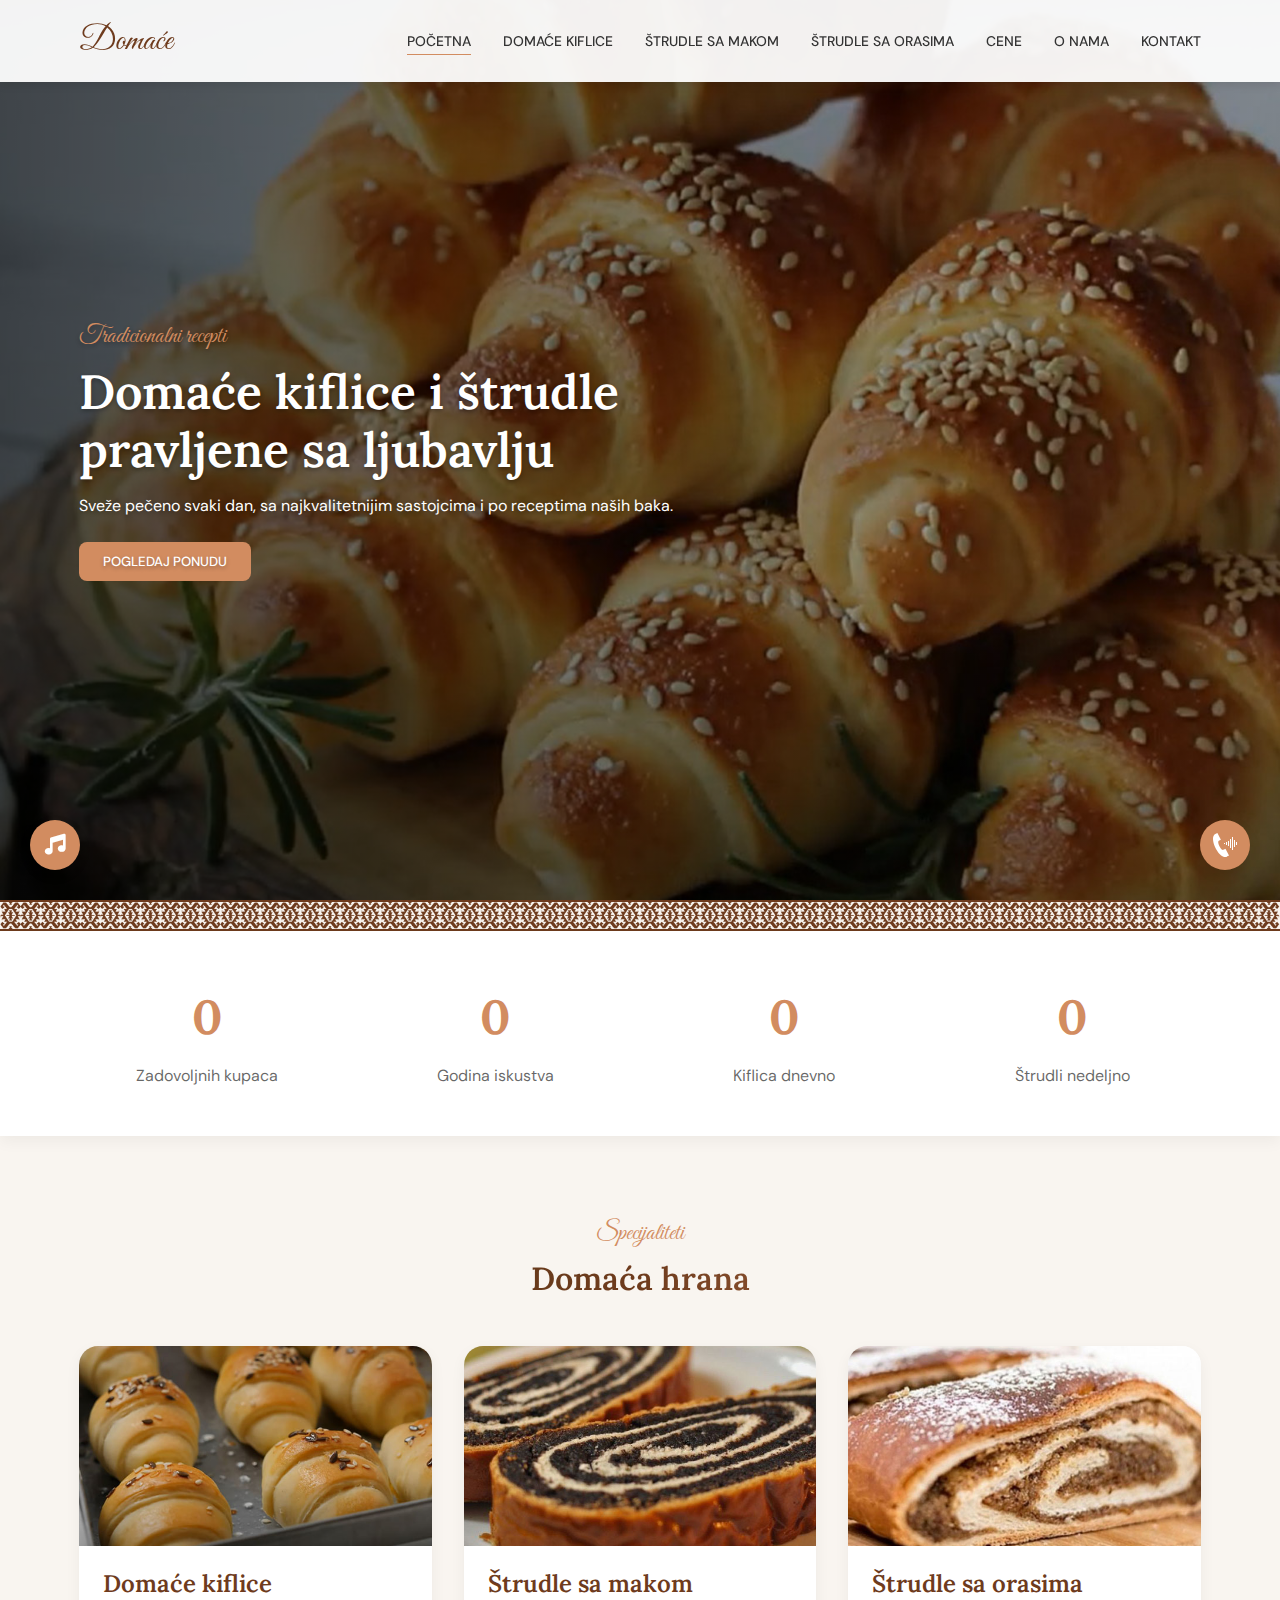
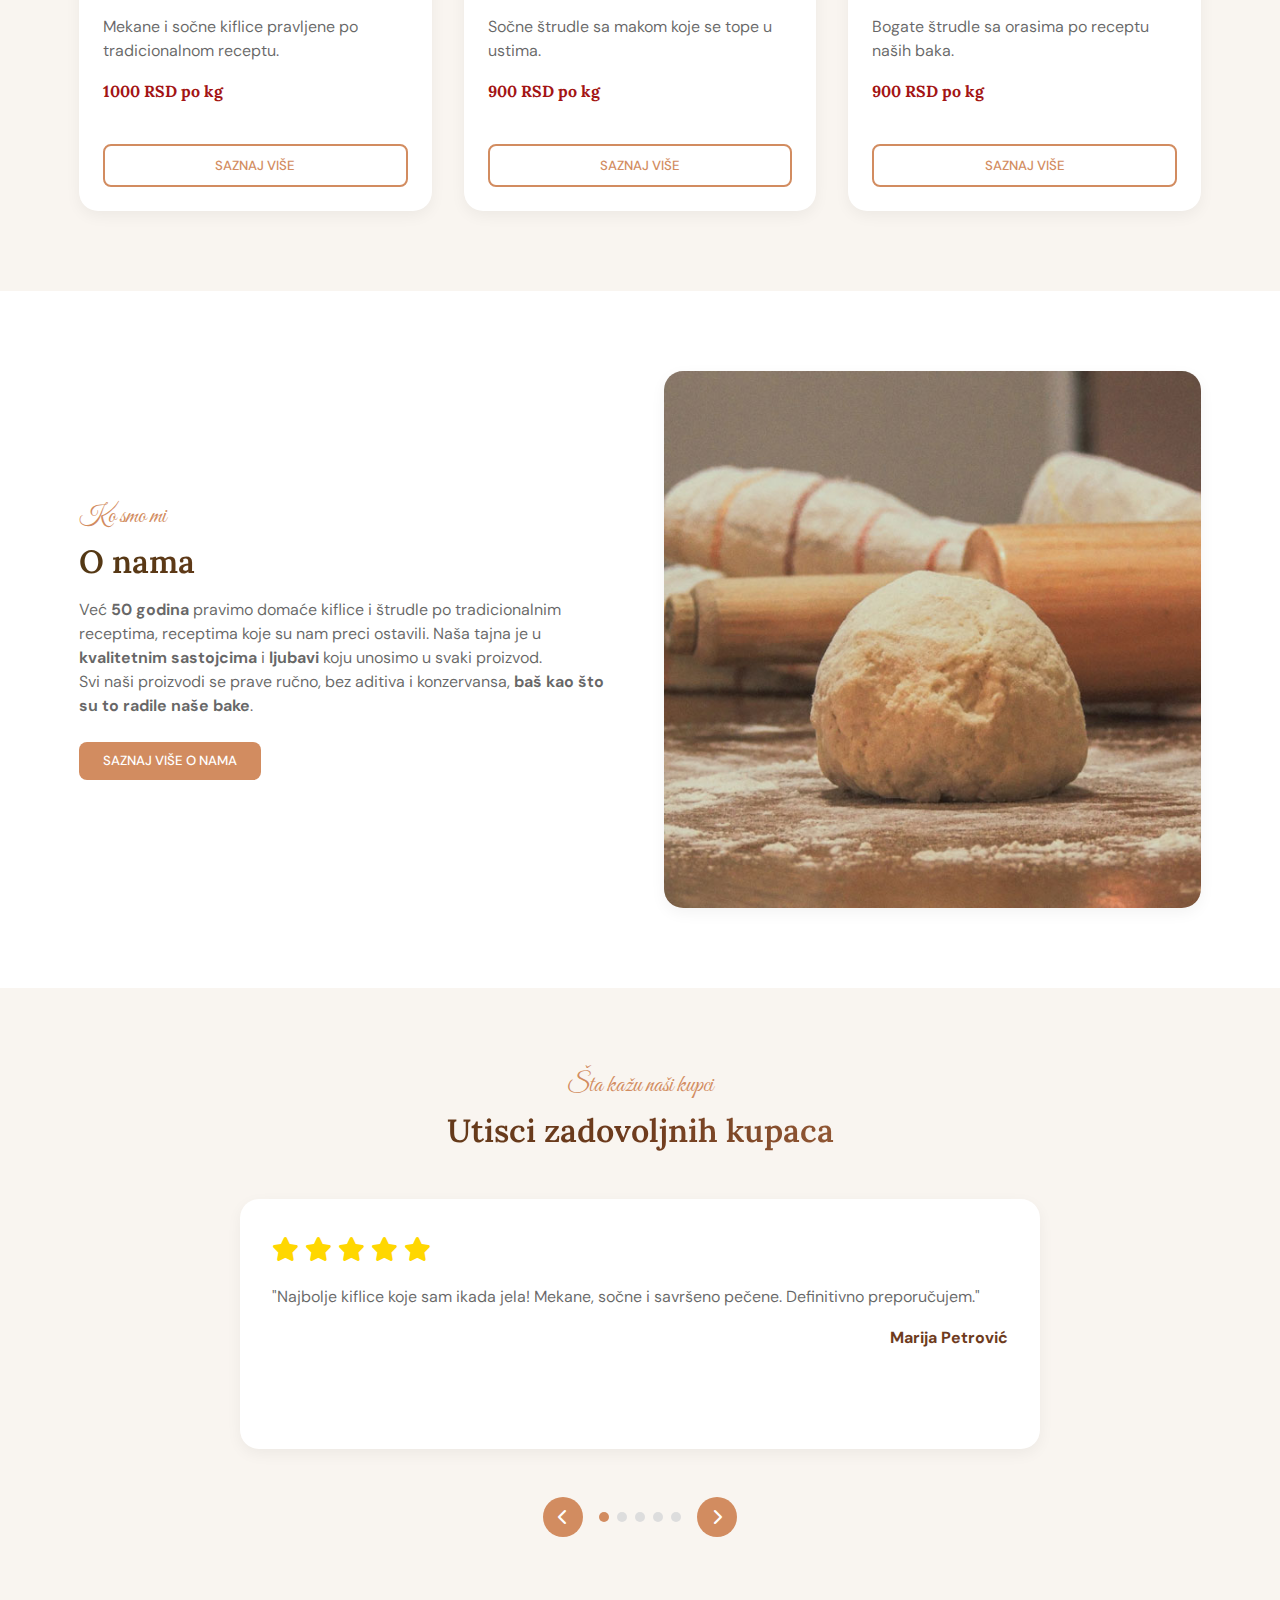
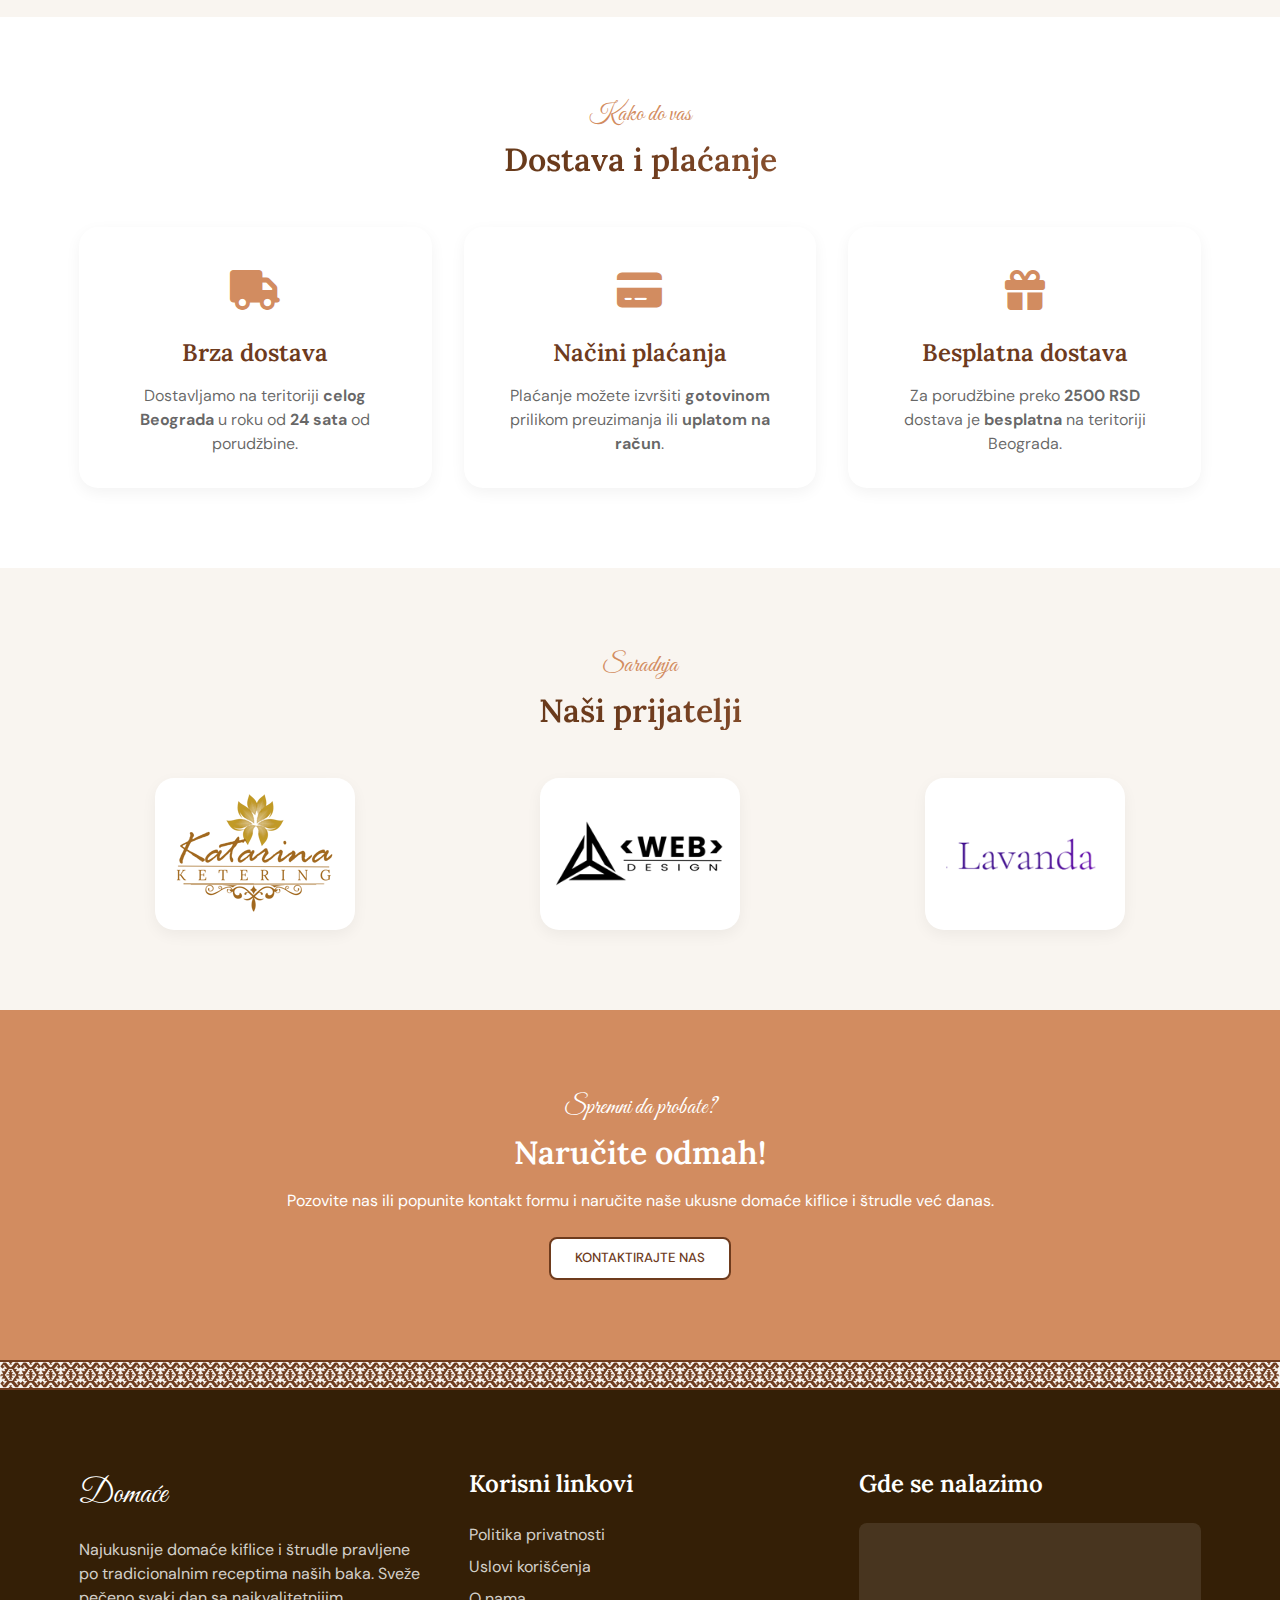
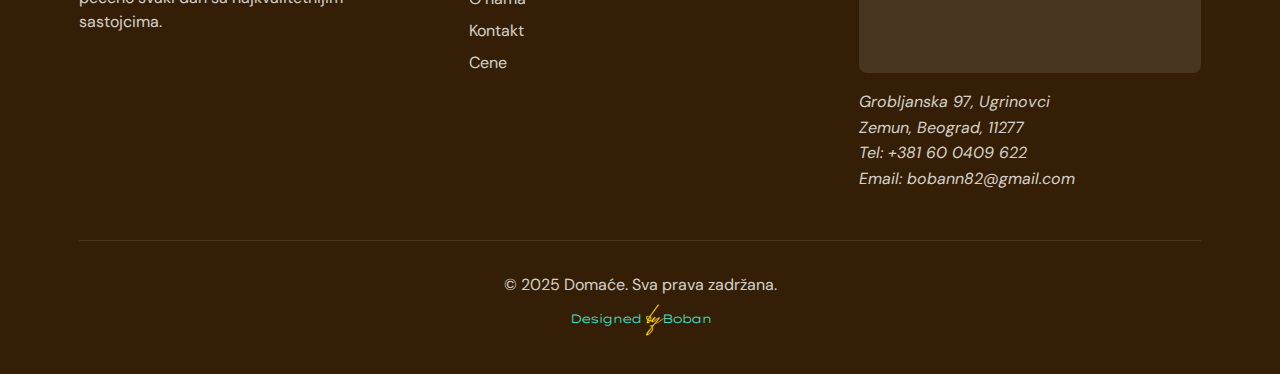
<file: index.html>
<!DOCTYPE html>
<html lang="sr">
<head>
    <meta charset="UTF-8">
    <meta name="viewport" content="width=device-width, initial-scale=1.0">
    <title>Domaće kiflice i štrudle | Domaća hrana</title>
    
    <!-- SEO Meta Tags -->
    <meta name="description" content="Najukusnije domaće kiflice i štrudle sa makom i orasima. Sveže pečeno svaki dan sa dostavom na kućnu adresu u Beogradu.">
    <meta name="keywords" content="domaće kiflice, domace kiflice cena, domace kiflice novi beograd, štrudle sa makom, strudla sa makom, najmeksa strudla sa makom, strudla sa makom cena, štrudla sa orasima, strudla sa orasima, mekana domaca strudla sa orasima, posna strudla sa orasima">
    <meta name="author" content="Domaće">
    <meta name="robots" content="index, follow">
    
    <!-- Canonical URL -->
    <link rel="canonical" href="https://domaca-hrana.com/">
    
    <!-- Open Graph / Facebook -->
    <meta property="og:type" content="website">
    <meta property="og:url" content="https://domaca-hrana.com/">
    <meta property="og:title" content="Najukusnije domaće kiflice i štrudle | Domaća hrana">
    <meta property="og:description" content="Najukusnije domaće kiflice i štrudle sa makom i orasima. Sveže pečeno svaki dan sa dostavom na kućnu adresu u Beogradu.">
    <meta property="og:image" content="https://domaca-hrana.com/logos/Domaće-domaća-hrana.jpg">
    
    <!-- Twitter -->
    <meta property="twitter:card" content="summary_large_image">
    <meta property="twitter:url" content="https://domaca-hrana.com/">
    <meta property="twitter:title" content="Najukusnije domaće kiflice i štrudle | Domaća hrana">
    <meta property="twitter:description" content="Najukusnije domaće kiflice i štrudle sa makom i orasima. Sveže pečeno svaki dan sa dostavom na kućnu adresu u Beogradu.">
    <meta property="twitter:image" content="https://domaca-hrana.com/logos/Domaće-domaća-hrana.jpg">
    
    <!-- Favicon -->
    <link rel="apple-touch-icon" sizes="180x180" href="logos/favicon-domace-logo-180w.png">
    <link rel="icon" type="image/png" sizes="32x32" href="logos/favicon-domace-logo-32w.png">
    <link rel="icon" type="image/png" sizes="16x16" href="logos/favicon-domace-logo-16w.png">
    <link rel="manifest" href="/site.webmanifest">
    
    <!-- Fonts -->
    <link rel="preconnect" href="https://fonts.googleapis.com">
    <link rel="preconnect" href="https://fonts.gstatic.com" crossorigin>
    <link href="https://fonts.googleapis.com/css2?family=Great+Vibes&family=Poppins:wght@300;400;500&family=Raleway:wght@600;700;800&display=swap" rel="stylesheet">
    <!-- Add Google Fonts for Lora and DM Sans -->
    <link rel="preconnect" href="https://fonts.googleapis.com">
    <link rel="preconnect" href="https://fonts.gstatic.com" crossorigin>
    <link href="https://fonts.googleapis.com/css2?family=DM+Sans:wght@400;500;700&family=Great+Vibes&family=Lora:wght@600&display=swap" rel="stylesheet">
    
    <!-- Font Awesome -->
    <link rel="stylesheet" href="https://cdnjs.cloudflare.com/ajax/libs/font-awesome/6.5.1/css/all.min.css">
    
    <!-- CSS -->
    <link rel="stylesheet" href="styles.css">
    <script type="application/ld+json">
        {
          "@context": "https://schema.org",
          "@type": "Bakery",
          "name": "Domaće - Najukusnije domaće kiflice i štrudle",
          "description": "Specijalizovana hrana sa tradicijom - sveže pečene domaće kiflice i štrudle sa makom i orasima, sa dostavom na kućnu adresu u Beogradu.",
          "url": "https://domaca-hrana.com/",
          "logo": "https://domaca-hrana.com/logos/Domaće-domaća-hrana.jpg",
          "telephone": "+381611476514",
          "address": {
            "@type": "PostalAddress",
            "streetAddress": "Grobljanska 97",
            "addressLocality": "Ugrinovci",
            "addressRegion": "Beograd",
            "postalCode": "11277",
            "addressCountry": "RS"
          },
          "geo": {
            "@type": "GeoCoordinates",
            "latitude": 44.8765,
            "longitude": 20.1876
          },
          "openingHoursSpecification": [
            {
              "@type": "OpeningHoursSpecification",
              "dayOfWeek": ["Monday", "Tuesday", "Wednesday", "Thursday", "Friday"],
              "opens": "08:00",
              "closes": "20:00"
            },
            {
              "@type": "OpeningHoursSpecification",
              "dayOfWeek": "Saturday",
              "opens": "09:00",
              "closes": "17:00"
            },
            {
              "@type": "OpeningHoursSpecification",
              "dayOfWeek": "Sunday",
              "opens": "00:00",
              "closes": "00:00",
              "description": "Zatvoreno"
            }
          ],
          "priceRange": "1000din",
          "servesCuisine": "Tradicionalna srpska kuhinja",
          "hasOfferCatalog": {
            "@type": "OfferCatalog",
            "name": "Bakery Products",
            "itemListElement": [
              {
                "@type": "OfferCatalog",
                "name": "Kiflice",
                "itemListElement": [
                  {
                    "@type": "Offer",
                    "itemOffered": {
                      "@type": "Product",
                      "name": "Kiflice sa sirom",
                      "description": "Mekane kiflice punjene kvalitetnim sirom",
                      "sku": "kiflice-sir",
                      "offers": {
                        "@type": "Offer",
                        "price": "1000",
                        "priceCurrency": "RSD",
                        "priceValidUntil": "2025-12-31",
                        "unitCode": "KGM",
                        "unitText": "kilogram"
                      }
                    }
                  },
                  {
                    "@type": "Offer",
                    "itemOffered": {
                      "@type": "Product",
                      "name": "Kiflice sa eurokremom",
                      "description": "Slatke kiflice punjene ukusnim eurokremom",
                      "sku": "kiflice-eurokrem",
                      "offers": {
                        "@type": "Offer",
                        "price": "1000",
                        "priceCurrency": "RSD",
                        "priceValidUntil": "2025-12-31",
                        "unitCode": "KGM",
                        "unitText": "kilogram"
                      }
                    }
                  },
                  {
                    "@type": "Offer",
                    "itemOffered": {
                      "@type": "Product",
                      "name": "Kiflice sa džemom",
                      "description": "Sočne kiflice punjene domaćim džemom od kajsija",
                      "sku": "kiflice-dzem",
                      "offers": {
                        "@type": "Offer",
                        "price": "1000",
                        "priceCurrency": "RSD",
                        "priceValidUntil": "2025-12-31",
                        "unitCode": "KGM",
                        "unitText": "kilogram"
                      }
                    }
                  },
                  {
                    "@type": "Offer",
                    "itemOffered": {
                      "@type": "Product",
                      "name": "Prazne kiflice",
                      "description": "Klasične kiflice bez punjenja, idealne uz obrok",
                      "sku": "kiflice-prazne",
                      "offers": {
                        "@type": "Offer",
                        "price": "900",
                        "priceCurrency": "RSD",
                        "priceValidUntil": "2025-12-31",
                        "unitCode": "KGM",
                        "unitText": "kilogram"
                      }
                    }
                  }
                ]
              },
              {
                "@type": "OfferCatalog",
                "name": "Štrudle sa makom",
                "itemListElement": [
                  {
                    "@type": "Offer",
                    "itemOffered": {
                      "@type": "Product",
                      "name": "Klasična štrudla sa makom",
                      "description": "Tradicionalna štrudla sa bogatim punjenjem od maka",
                      "sku": "strudla-mak",
                      "offers": {
                        "@type": "Offer",
                        "price": "900",
                        "priceCurrency": "RSD",
                        "priceValidUntil": "2025-12-31",
                        "unitCode": "KGM",
                        "unitText": "kilogram"
                      }
                    }
                  },
                  {
                    "@type": "Offer",
                    "itemOffered": {
                      "@type": "Product",
                      "name": "Štrudla sa makom i višnjama",
                      "description": "Štrudla sa kombinacijom maka i sočnih višanja",
                      "sku": "strudla-mak-visnje",
                      "offers": {
                        "@type": "Offer",
                        "price": "1000",
                        "priceCurrency": "RSD",
                        "priceValidUntil": "2025-12-31",
                        "unitCode": "KGM",
                        "unitText": "kilogram"
                      }
                    }
                  },
                  {
                    "@type": "Offer",
                    "itemOffered": {
                      "@type": "Product",
                      "name": "Posna štrudla sa makom",
                      "description": "Posna varijanta štrudle sa makom, bez jaja i mlečnih proizvoda",
                      "sku": "strudla-mak-posna",
                      "offers": {
                        "@type": "Offer",
                        "price": "900",
                        "priceCurrency": "RSD",
                        "priceValidUntil": "2025-12-31",
                        "unitCode": "KGM",
                        "unitText": "kilogram"
                      }
                    }
                  }
                ]
              },
              {
                "@type": "OfferCatalog",
                "name": "Štrudle sa orasima",
                "itemListElement": [
                  {
                    "@type": "Offer",
                    "itemOffered": {
                      "@type": "Product",
                      "name": "Klasična štrudla sa orasima",
                      "description": "Tradicionalna štrudla sa bogatim punjenjem od oraha",
                      "sku": "strudla-orasi",
                      "offers": {
                        "@type": "Offer",
                        "price": "900",
                        "priceCurrency": "RSD",
                        "priceValidUntil": "2025-12-31",
                        "unitCode": "KGM",
                        "unitText": "kilogram"
                      }
                    }
                  },
                  {
                    "@type": "Offer",
                    "itemOffered": {
                      "@type": "Product",
                      "name": "Štrudla sa orasima i medom",
                      "description": "Štrudla sa orasima i dodatkom domaćeg meda za poseban ukus",
                      "sku": "strudla-orasi-med",
                      "offers": {
                        "@type": "Offer",
                        "price": "1000",
                        "priceCurrency": "RSD",
                        "priceValidUntil": "2025-12-31",
                        "unitCode": "KGM",
                        "unitText": "kilogram"
                      }
                    }
                  },
                  {
                    "@type": "Offer",
                    "itemOffered": {
                      "@type": "Product",
                      "name": "Posna štrudla sa orasima",
                      "description": "Posna varijanta štrudle sa orasima, bez jaja i mlečnih proizvoda",
                      "sku": "strudla-orasi-posna",
                      "offers": {
                        "@type": "Offer",
                        "price": "900",
                        "priceCurrency": "RSD",
                        "priceValidUntil": "2025-12-31",
                        "unitCode": "KGM",
                        "unitText": "kilogram"
                      }
                    }
                  }
                ]
              }
            ]
          },
          "makesOffer": [
            {
              "@type": "Offer",
              "name": "Dostava na kućnu adresu",
              "description": "Besplatna dostava za porudžbine preko 2500 RSD na teritoriji celog Beograda",
              "areaServed": {
                "@type": "City",
                "name": "Beograd",
                "sameAs": "https://www.wikidata.org/wiki/Q3711"
              },
              "eligibleTransactionVolume": {
                "@type": "PriceSpecification",
                "price": "1000",
                "priceCurrency": "RSD"
              }
            },
            {
              "@type": "Offer",
              "name": "Prodaja na pijaci",
              "description": "Svake subote na pijaci u bloku 44 možete naći naše proizvode i kupiti manje količine",
              "areaServed": {
                "@type": "Place",
                "name": "Pijaca Blok 44, Novi Beograd"
              }
            }
          ],
          "review": [
            {
              "@type": "Review",
              "reviewRating": {
                "@type": "Rating",
                "ratingValue": "5",
                "bestRating": "5"
              },
              "author": {
                "@type": "Person",
                "name": "Marija Petrović"
              },
              "datePublished": "2024-03-15",
              "reviewBody": "Najbolje kiflice koje sam ikada jela! Mekane, sočne i savršeno pečene. Definitivno preporučujem."
            },
            {
              "@type": "Review",
              "reviewRating": {
                "@type": "Rating",
                "ratingValue": "5",
                "bestRating": "5"
              },
              "author": {
                "@type": "Person",
                "name": "Nikola Jovanović"
              },
              "datePublished": "2024-02-20",
              "reviewBody": "Štrudla sa makom je fantastična! Topi se u ustima i ima savršen balans slatkoće. Preporučujem svima!"
            },
            {
              "@type": "Review",
              "reviewRating": {
                "@type": "Rating",
                "ratingValue": "5",
                "bestRating": "5"
              },
              "author": {
                "@type": "Person",
                "name": "Ana Đorđević"
              },
              "datePublished": "2024-01-10",
              "reviewBody": "Redovno naručujem štrudle sa orasima za porodična okupljanja. Svi su oduševljeni ukusom i kvalitetom."
            }
          ],
          "potentialAction": [
            {
              "@type": "OrderAction",
              "target": "https://domaca-hrana.com/narucite"
            },
            {
              "@type": "CommunicateAction",
              "name": "Pozovite nas",
              "target": {
                "@type": "EntryPoint",
                "urlTemplate": "tel:+381600409622",
                "actionPlatform": [
                  "http://schema.org/DesktopWebPlatform",
                  "http://schema.org/MobileWebPlatform"
                ]
              },
              "expectsAcceptanceOf": {
                "@type": "Offer",
                "description": "Pozovite nas za porudžbinu ili informacije"
              }
            }
          ]
        }
        </script>
    
    <!-- Google Tag Manager -->
<script>(function(w,d,s,l,i){w[l]=w[l]||[];w[l].push({'gtm.start':
new Date().getTime(),event:'gtm.js'});var f=d.getElementsByTagName(s)[0],
j=d.createElement(s),dl=l!='dataLayer'?'&l='+l:'';j.async=true;j.src=
'https://www.googletagmanager.com/gtm.js?id='+i+dl;f.parentNode.insertBefore(j,f);
})(window,document,'script','dataLayer','GTM-MJSRD665');</script>
<!-- End Google Tag Manager -->
</head>
<body class="interactive">
    
    <!-- Google Tag Manager (noscript) -->
<noscript><iframe src="https://www.googletagmanager.com/ns.html?id=GTM-MJSRD665"
height="0" width="0" style="display:none;visibility:hidden"></iframe></noscript>
<!-- End Google Tag Manager (noscript) -->
    
    <div id="circle" style="--xpos:0; --ypos:0;"></div>
    <!-- Navigation -->
    <header class="header">
        <div class="container">
            <div class="logo">
                <a href="index.html">Domaće</a>
            </div>
            <nav class="nav">
                <ul class="nav-list">
                    <li class="nav-item"><a href="index.html" class="nav-link active">Početna</a></li>
                    <li class="nav-item"><a href="domace-kiflice.html" class="nav-link">Domaće kiflice</a></li>
                    <li class="nav-item"><a href="strudle-sa-makom.html" class="nav-link">Štrudle sa makom</a></li>
                    <li class="nav-item"><a href="strudle-sa-orasima.html" class="nav-link">Štrudle sa orasima</a></li>
                    <li class="nav-item"><a href="cene.html" class="nav-link">Cene</a></li>
                    <li class="nav-item"><a href="o-nama.html" class="nav-link">O nama</a></li>
                    <li class="nav-item"><a href="kontakt.html" class="nav-link">Kontakt</a></li> 
                </ul>
            </nav>
            <button class="hamburger" aria-label="Meni">
                <span></span>
                <span></span>
                <span></span>
            </button>
        </div>
    </header>

    <!-- Hero Section -->
    <section class="hero hero-index">
        <div class="container">
            <div class="hero-content">
                <span class="subtitle">Tradicionalni recepti</span>
                <h1>Domaće kiflice i štrudle pravljene sa ljubavlju</h1>
                <p>Sveže pečeno svaki dan, sa najkvalitetnijim sastojcima i po receptima naših baka.</p>
                <a href="cene.html" class="btn btn-primary">Pogledaj ponudu</a>
            </div>
        </div>
        <!-- Hero image with picture element for responsive images -->
        <picture>
            <!-- Mobile image: 640x480 -->
            <source media="(max-width: 640px)" srcset="slike/domace-kiflice-640w.jpg">
            <!-- Tablet image: 1024x768 -->
            <source media="(max-width: 1024px)" srcset="slike/domace-kiflice-1024w.jpg">
            <!-- Desktop image: 1920x1080 -->
            <img src="slike/domace-kiflice.jpg" alt="domace kiflice i strudle sa makom i orasima novi beograd" class="hero-image" title="Domaće kiflice i štrudle">
        </picture>
    </section>
        <div class="dekor">
        <img loading="lazy" src="slike/domace-iz-srbije-dekoracija.png" alt="domace iz srbije">
    </div>

    <!-- Counter Section -->
    <section class="counter-section">
        <div class="container">
            <div class="counters">
                <div class="counter-item">
                    <div class="counter" data-count="1500">0</div>
                    <p>Zadovoljnih kupaca</p>
                </div>
                <div class="counter-item">
                    <div class="counter" data-count="50">0</div>
                    <p>Godina iskustva</p>
                </div>
                <div class="counter-item">
                    <div class="counter" data-count="100">0</div>
                    <p>Kiflica dnevno</p>
                </div>
                <div class="counter-item">
                    <div class="counter" data-count="50">0</div>
                    <p>Štrudli nedeljno</p>
                </div>
            </div>
        </div>
    </section>

    <!-- Products Section -->
    <section id="proizvodi" class="products-section">
        <div class="container">
            <span class="subtitle">Specijaliteti</span>
            <h2>Domaća hrana</h2>
            
            <div class="products ">
                <div class="product-card interactive-div">
                    <!-- Image dimensions: 600x400 -->
                    <img loading="lazy" src="slike/domace-kiflice-novi-beograd-1.jpg" alt="domace kiflice cena novi beograd" title="Domaće kiflice">
                    <div class="product-content">
                        <h3>Domaće kiflice</h3>
                        <p>Mekane i sočne kiflice pravljene po tradicionalnom receptu.</p>
                        <div class="product-price">1000 RSD po kg</div>
                        <a href="domace-kiflice.html" class="btn btn-secondary">Saznaj više</a>
                    </div>
                </div>
                
                <div class="product-card interactive-div">
                    <!-- Image dimensions: 600x400 -->
                    <img loading="lazy" src="slike/strudla-sa-makom-2.jpg" alt="strudla sa makom najmeksa strudla sa makom" title="Štrudle sa makom">
                    <div class="product-content">
                        <h3>Štrudle sa makom</h3>
                        <p>Sočne štrudle sa makom koje se tope u ustima.</p>
                        <div class="product-price">900 RSD po kg</div>
                        <a href="strudle-sa-makom.html" class="btn btn-secondary">Saznaj više</a>
                    </div>
                </div>
                
                <div class="product-card interactive-div">
                    <!-- Image dimensions: 600x400 -->
                    <img loading="lazy" src="slike/strudla-sa-orasima-1.jpg" alt="mekana domaca strudla sa orasima posna strudla sa orasima" title="Štrudle sa orasima">
                    <div class="product-content">
                        <h3>Štrudle sa orasima</h3>
                        <p>Bogate štrudle sa orasima po receptu naših baka.</p>
                        <div class="product-price">900 RSD po kg</div>
                        <a href="strudle-sa-orasima.html" class="btn btn-secondary">Saznaj više</a>
                    </div>
                </div>
            </div>
        </div>
    </section>

    <!-- About Section -->
    <section class="about-section">
        <div class="container">
            <div class="about-content">
                <span class="subtitle">Ko smo mi</span>
                <h2>O nama</h2>
                <p>Već <strong>50 godina</strong> pravimo domaće kiflice i štrudle po tradicionalnim receptima, receptima koje su nam preci ostavili. Naša tajna je u <strong>kvalitetnim sastojcima</strong> i <strong>ljubavi</strong> koju unosimo u svaki proizvod.</p>
                <p>Svi naši proizvodi se prave ručno, bez aditiva i konzervansa, <strong>baš kao što su to radile naše bake</strong>.</p>
                <a href="o-nama.html" class="btn btn-primary">Saznaj više o nama</a>
            </div>
            <div class="about-image">
                <!-- Image dimensions: 600x800 -->
                <img loading="lazy" class="interactive-div" src="slike/domaca-hrana-domace-kiflice-2.jpg" alt="domace kiflice i strudle sa makom i orasima priprema" title="Priprema domaćih kiflica">
            </div>
        </div>
    </section>

    <!-- Testimonials Section -->
    <section class="testimonials-section">
        <div class="container">
            <span class="subtitle">Šta kažu naši kupci</span>
            <h2>Utisci zadovoljnih kupaca</h2>
            
            <div class="testimonials-slider ">
                <div class="testimonial-slide ">
                    <div class="testimonial-content interactive-div">
                        <div class="stars">
                            <i class="fas fa-star"></i>
                            <i class="fas fa-star"></i>
                            <i class="fas fa-star"></i>
                            <i class="fas fa-star"></i>
                            <i class="fas fa-star"></i>
                        </div>
                        <p>"Najbolje kiflice koje sam ikada jela! Mekane, sočne i savršeno pečene. Definitivno preporučujem."</p>
                        <div class="testimonial-author">Marija Petrović</div>
                    </div>
                </div>
                
                <div class="testimonial-slide">
                    <div class="testimonial-content interactive-div">
                        <div class="stars">
                            <i class="fas fa-star"></i>
                            <i class="fas fa-star"></i>
                            <i class="fas fa-star"></i>
                            <i class="fas fa-star"></i>
                            <i class="fas fa-star"></i>
                        </div>
                        <p>"Štrudla sa makom je fantastična! Topi se u ustima i ima savršen balans slatkoće. Preporučujem svima!"</p>
                        <div class="testimonial-author">Nikola Jovanović</div>
                    </div>
                </div>
                
                <div class="testimonial-slide">
                    <div class="testimonial-content interactive-div">
                        <div class="stars">
                            <i class="fas fa-star"></i>
                            <i class="fas fa-star"></i>
                            <i class="fas fa-star"></i>
                            <i class="fas fa-star"></i>
                            <i class="fas fa-star"></i>
                        </div>
                        <p>"Redovno naručujem štrudle sa orasima za porodična okupljanja. Svi su oduševljeni ukusom i kvalitetom."</p>
                        <div class="testimonial-author">Ana Đorđević</div>
                    </div>
                </div>
                
                <div class="testimonial-slide">
                    <div class="testimonial-content interactive-div">
                        <div class="stars">
                            <i class="fas fa-star"></i>
                            <i class="fas fa-star"></i>
                            <i class="fas fa-star"></i>
                            <i class="fas fa-star"></i>
                            <i class="fas fa-star"></i>
                        </div>
                        <p>"Uvek sveži proizvodi. Kiflice su mekane i nakon nekoliko dana, što je retkost!"</p>
                        <div class="testimonial-author">Milan Stojanović</div>
                    </div>
                </div>
                
                <div class="testimonial-slide">
                    <div class="testimonial-content interactive-div">
                        <div class="stars">
                            <i class="fas fa-star"></i>
                            <i class="fas fa-star"></i>
                            <i class="fas fa-star"></i>
                            <i class="fas fa-star"></i>
                            <i class="fas fa-star"></i>
                        </div>
                        <p>"Posna štrudla sa orasima je savršena za slavske dane. Ukus je fenomenalan i niko ne može da veruje da je posna!"</p>
                        <div class="testimonial-author">Jelena Nikolić</div>
                    </div>
                </div>
            </div>
            
            <div class="slider-controls">
                <button class="prev-slide" aria-label="Prethodni slajd"><i class="fas fa-chevron-left"></i></button>
                <div class="slider-dots"></div>
                <button class="next-slide" aria-label="Sledeći slajd"><i class="fas fa-chevron-right"></i></button>
            </div>
        </div>
    </section>

    <!-- Delivery Section -->
    <section class="delivery-section">
        <div class="container">
            <span class="subtitle">Kako do vas</span>
            <h2>Dostava i plaćanje</h2>
            
            <div class="delivery-info">
                <div class="delivery-card interactive-div">
                    <div class="delivery-icon"><i class="fas fa-truck"></i></div>
                    <h3>Brza dostava</h3>
                    <p>Dostavljamo na teritoriji <strong>celog Beograda</strong> u roku od <strong>24 sata</strong> od porudžbine.</p>
                </div>
                
                <div class="delivery-card interactive-div">
                    <div class="delivery-icon"><i class="fas fa-credit-card"></i></div>
                    <h3>Načini plaćanja</h3>
                    <p>Plaćanje možete izvršiti <strong>gotovinom</strong> prilikom preuzimanja ili <strong>uplatom na račun</strong>.</p>
                </div>
                
                <div class="delivery-card interactive-div">
                    <div class="delivery-icon"><i class="fas fa-gift"></i></div>
                    <h3>Besplatna dostava</h3>
                    <p>Za porudžbine preko <strong>2500 RSD</strong> dostava je <strong>besplatna</strong> na teritoriji Beograda.</p>
                </div>
            </div>
        </div>
    </section>

    <!-- Partners Section -->
    <section class="partners-section">
        <div class="container">
            <span class="subtitle">Saradnja</span>
            <h2>Naši prijatelji</h2>
            
            <div class="partners">
                <a href="https://katarinaketering.com/" class="partner interactive-div">
                    <!-- Image dimensions: 200x100 -->
                    <img loading="lazy" src="logos/katarina-ketering-logo.png" alt="Katarina ketering" title="Katarina ketering">
                </a>
                <a href="https://bobanwebmaker.com/" class="partner interactive-div">
                    <!-- Image dimensions: 200x100 -->
                    <img loading="lazy" src="logos/web-design-Boban-izrada-sajtova-logo.png" alt="Izrada web sajtova" title="Izrada web sajtova">
                </a>
                <a href="https://lavandabeograd.com/" class="partner interactive-div">
                    <!-- Image dimensions: 200x100 -->
                    <img loading="lazy" src="logos/Lavanda.png" alt="Prodaja lavande" title="Prodaja lavande">
                </a>
            </div>
        </div>
    </section>

    <!-- CTA Section -->
    <section class="cta-section">
        <div class="container">
            <div class="cta-content">
                <span class="subtitle">Spremni da probate?</span>
                <h2>Naručite odmah!</h2>
                <p>Pozovite nas ili popunite kontakt formu i naručite naše ukusne domaće kiflice i štrudle već danas.</p>
                <a href="kontakt.html" class="btn btn-primary">Kontaktirajte nas</a>
            </div>
        </div>
    </section>

    <!-- Footer -->
    <div class="dekor">
        <img loading="lazy" src="slike/domace-iz-srbije-dekoracija.png" alt="domace iz srbije">
    </div>
    <footer class="footer">
        <div class="container">
            <div class="footer-content">
                <div class="footer-column">
                    <div class="footer-logo">Domaće</div>
                    <p>Najukusnije domaće kiflice i štrudle pravljene po tradicionalnim receptima naših baka. Sveže pečeno svaki dan sa najkvalitetnijim sastojcima.</p>
                </div>
                
                <div class="footer-column">
                    <h3>Korisni linkovi</h3>
                    <ul class="footer-links">
                        <li><a href="politika-privatnosti.html">Politika privatnosti</a></li>
                        <li><a href="uslovi-koriscenja.html">Uslovi korišćenja</a></li>
                        <li><a href="o-nama.html">O nama</a></li>
                        <li><a href="kontakt.html">Kontakt</a></li>
                        <li><a href="cene.html">Cene</a></li>
                    </ul>
                </div>
                
                <div class="footer-column">
                    <h3>Gde se nalazimo</h3>
                    <div class="footer-map">
                       <iframe src="https://www.google.com/maps/embed?pb=!1m18!1m12!1m3!1d181102.09061018072!2d20.304029730598383!3d44.82715416401004!2m3!1f0!2f0!3f0!3m2!1i1024!2i768!4f13.1!3m3!1m2!1s0x475a5cef3eb4327d%3A0xea2f2c38a17d639d!2z0JPRgNC-0LHRmdCw0L3RgdC60LAgOTcsIFVncmlub3ZjaSwgU2VyYmlh!5e0!3m2!1sen!2s!4v1741621341998!5m2!1sen!2s" width="100%" height="100%" style="border:0;" allowfullscreen="" loading="lazy" referrerpolicy="no-referrer-when-downgrade"></iframe>
                    </div>
                    <address>
                        Grobljanska 97, Ugrinovci<br>
                        Zemun, Beograd, 11277<br>
                        Tel: <a href="tel:+381600409622" class="trackcall">+381 60 0409 622</a><br>
                        Email: <a href="mailto:bobann82@gmail.com">bobann82@gmail.com</a>
                    </address>
                </div>
            </div>
            
            <div class="copyright">
                <p>&copy; 2025 Domaće. Sva prava zadržana.</p>
                <a href="https://bobanwebmaker.com/"  target="_blank" rel="noopener noreferrer"  class="website-napravio trackbobanweb"><div class="designed11">Designed&nbsp;<span>by</span>&nbsp;Boban</div></a>
            </div>
        </div>
    </footer>

    <!-- Fixed Buttons -->
    <a href="tel:+381600409622" class="call-button trackcall" aria-label="Pozovite nas">
        <svg width="24" height="24" xmlns="http://www.w3.org/2000/svg" fill="white" fill-rule="evenodd" clip-rule="evenodd"><path d="M16 22.621l-3.521-6.795c-.007.004-1.974.97-2.064 1.011-2.24 1.086-6.799-7.82-4.609-8.994l2.082-1.026-3.492-6.817-2.106 1.039c-1.622.845-2.298 2.627-2.289 4.843.027 6.902 6.711 18.013 12.212 18.117.575.011 1.137-.098 1.677-.345.121-.055 2.102-1.029 2.11-1.033zm4-5.621h-1v-13h1v13zm-2-2h-1v-9h1v9zm4-1h-1v-7h1v7zm-6-1h-1v-5h1v5zm-2-1h-1v-3h1v3zm10 0h-1v-3h1v3zm-12-1h-1v-1h1v1z"/></svg>
    </a>
    
    <button class="music-toggle" aria-label="Uključi/isključi muziku">
        <span class="music-icon"><i class="fas fa-music"></i></span>
    </button>

    
    

    <!-- JavaScript -->
    <script src="script.js"></script>
</body>
</html>
</file>
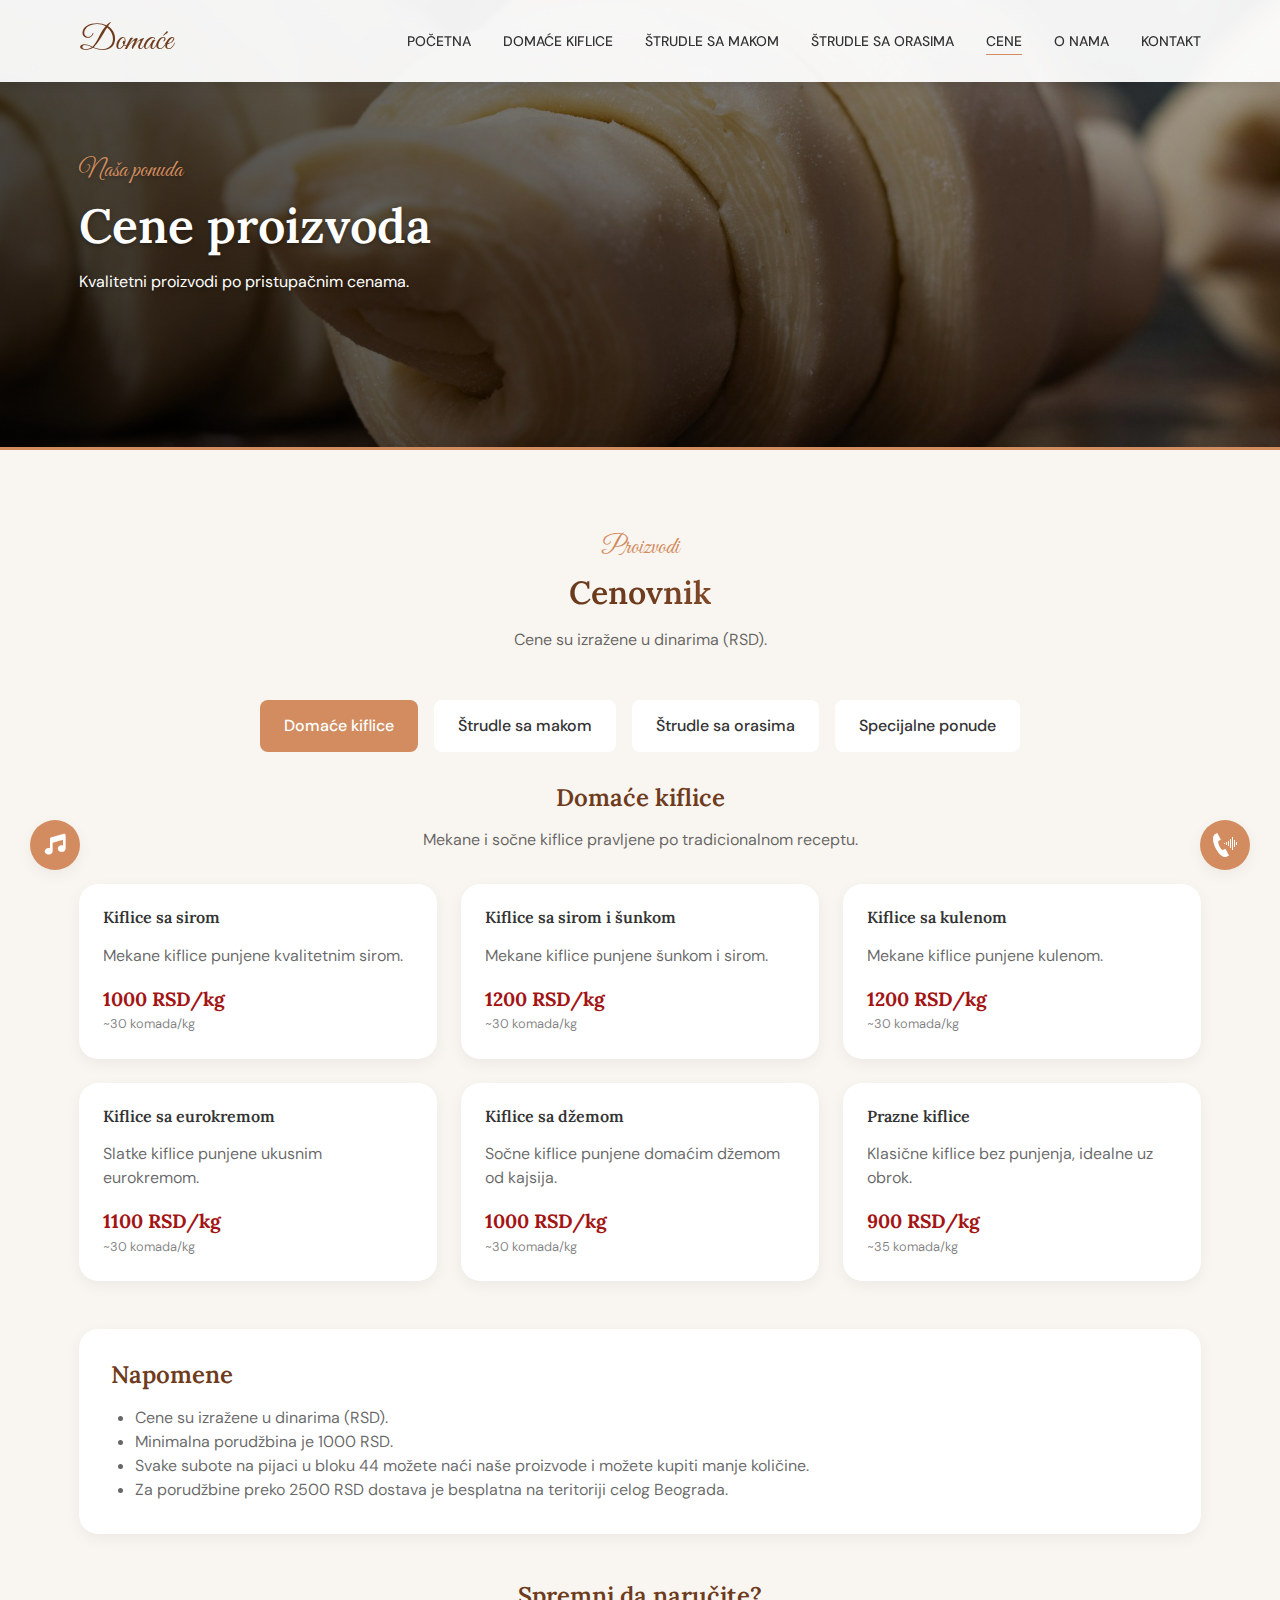
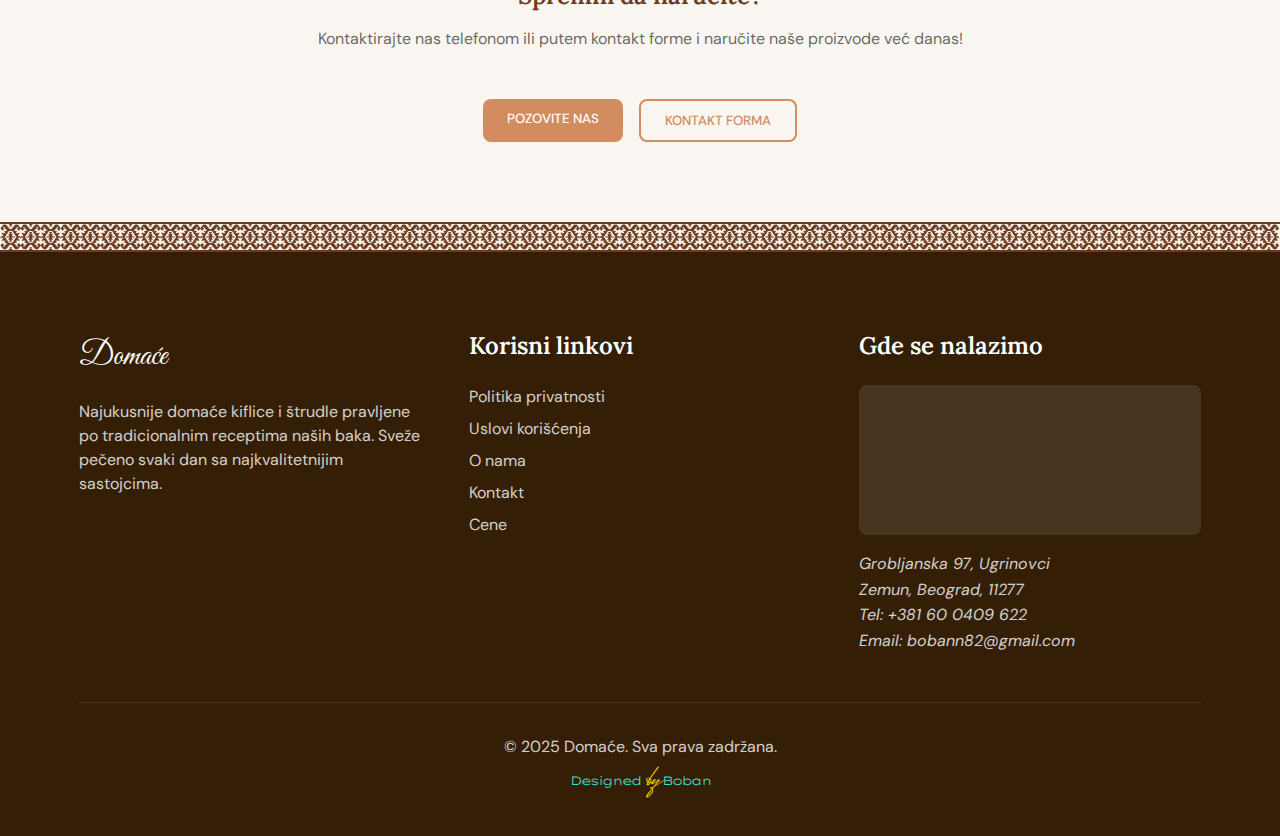
<file: cene.html>
<!DOCTYPE html>
<html lang="sr">
<head>
    <meta charset="UTF-8">
    <meta name="viewport" content="width=device-width, initial-scale=1.0">
    <title>Domaće kiflice i štrudle - Cene </title>
    
    <!-- SEO Meta Tags -->
    <meta name="description" content="Pogledajte cene naših domaćih kiflica i štrudli. Kvalitetni proizvodi po pristupačnim cenama sa dostavom na kućnu adresu.">
    <meta name="keywords" content="domaće kiflice, domace kiflice cena, domace kiflice novi beograd, štrudle sa makom, strudla sa makom cena, štrudla sa orasima, strudla sa orasima cena">
    <meta name="author" content="Domaće">
    <meta name="robots" content="index, follow">
    
    <!-- Canonical URL -->
    <link rel="canonical" href="https://domaca-hrana.com/cene">
    
    <!-- Open Graph / Facebook -->
    <meta property="og:type" content="website">
    <meta property="og:url" content="https://domaca-hrana.com/cene">
    <meta property="og:title" content="Domaće kiflice i štrudle - Cene">
    <meta property="og:description" content="Pogledajte cene naših domaćih kiflica i štrudli. Kvalitetni proizvodi po pristupačnim cenama sa dostavom na kućnu adresu.">
    <meta property="og:image" content="https://domaca-hrana.com/logos/Domaće-domaća-hrana.jpg">
    
    <!-- Twitter -->
    <meta property="twitter:card" content="summary_large_image">
    <meta property="twitter:url" content="https://domaca-hrana.com/cene">
    <meta property="twitter:title" content="Domaće kiflice i štrudle - Cene">
    <meta property="twitter:description" content="Pogledajte cene naših domaćih kiflica i štrudli. Kvalitetni proizvodi po pristupačnim cenama sa dostavom na kućnu adresu.">
    <meta property="twitter:image" content="https://domaca-hrana.com/logos/Domaće-domaća-hrana.jpg">
    
    <!-- Favicon -->
    <link rel="apple-touch-icon" sizes="180x180" href="logos/favicon-domace-logo-180w.png">
    <link rel="icon" type="image/png" sizes="32x32" href="logos/favicon-domace-logo-32w.png">
    <link rel="icon" type="image/png" sizes="16x16" href="logos/favicon-domace-logo-16w.png">
    <link rel="manifest" href="/site.webmanifest">
    
    <!-- Fonts -->
    <link rel="preconnect" href="https://fonts.googleapis.com">
    <link rel="preconnect" href="https://fonts.gstatic.com" crossorigin>
    <link href="https://fonts.googleapis.com/css2?family=Great+Vibes&family=Poppins:wght@300;400;500&family=Raleway:wght@600;700;800&display=swap" rel="stylesheet">
    <!-- Add Google Fonts for Lora and DM Sans -->
<link rel="preconnect" href="https://fonts.googleapis.com">
<link rel="preconnect" href="https://fonts.gstatic.com" crossorigin>
<link href="https://fonts.googleapis.com/css2?family=DM+Sans:wght@400;500;700&family=Great+Vibes&family=Lora:wght@600&display=swap" rel="stylesheet">
    <!-- Font Awesome -->
    <link rel="stylesheet" href="https://cdnjs.cloudflare.com/ajax/libs/font-awesome/6.5.1/css/all.min.css">
    
    <!-- CSS -->
    <link rel="stylesheet" href="styles.css">
    <script type="application/ld+json">
        {
          "@context": "https://schema.org",
          "@type": "Bakery",
          "name": "Domaće - Najukusnije domaće kiflice i štrudle",
          "description": "Specijalizovana hrana sa tradicijom - sveže pečene domaće kiflice i štrudle sa makom i orasima, sa dostavom na kućnu adresu u Beogradu.",
          "url": "https://domaca-hrana.com/",
          "logo": "https://domaca-hrana.com/logos/Domaće-domaća-hrana.jpg",
          "telephone": "+381611476514",
          "address": {
            "@type": "PostalAddress",
            "streetAddress": "Grobljanska 97",
            "addressLocality": "Ugrinovci",
            "addressRegion": "Beograd",
            "postalCode": "11277",
            "addressCountry": "RS"
          },
          "geo": {
            "@type": "GeoCoordinates",
            "latitude": 44.8765,
            "longitude": 20.1876
          },
          "openingHoursSpecification": [
            {
              "@type": "OpeningHoursSpecification",
              "dayOfWeek": ["Monday", "Tuesday", "Wednesday", "Thursday", "Friday"],
              "opens": "08:00",
              "closes": "20:00"
            },
            {
              "@type": "OpeningHoursSpecification",
              "dayOfWeek": "Saturday",
              "opens": "09:00",
              "closes": "17:00"
            },
            {
              "@type": "OpeningHoursSpecification",
              "dayOfWeek": "Sunday",
              "opens": "00:00",
              "closes": "00:00",
              "description": "Zatvoreno"
            }
          ],
          "priceRange": "1000din",
          "servesCuisine": "Tradicionalna srpska kuhinja",
          "hasOfferCatalog": {
            "@type": "OfferCatalog",
            "name": "Bakery Products",
            "itemListElement": [
              {
                "@type": "OfferCatalog",
                "name": "Kiflice",
                "itemListElement": [
                  {
                    "@type": "Offer",
                    "itemOffered": {
                      "@type": "Product",
                      "name": "Kiflice sa sirom",
                      "description": "Mekane kiflice punjene kvalitetnim sirom",
                      "sku": "kiflice-sir",
                      "offers": {
                        "@type": "Offer",
                        "price": "1000",
                        "priceCurrency": "RSD",
                        "priceValidUntil": "2025-12-31",
                        "unitCode": "KGM",
                        "unitText": "kilogram"
                      }
                    }
                  },
                  {
                    "@type": "Offer",
                    "itemOffered": {
                      "@type": "Product",
                      "name": "Kiflice sa eurokremom",
                      "description": "Slatke kiflice punjene ukusnim eurokremom",
                      "sku": "kiflice-eurokrem",
                      "offers": {
                        "@type": "Offer",
                        "price": "1100",
                        "priceCurrency": "RSD",
                        "priceValidUntil": "2025-12-31",
                        "unitCode": "KGM",
                        "unitText": "kilogram"
                      }
                    }
                  },
                  {
                    "@type": "Offer",
                    "itemOffered": {
                      "@type": "Product",
                      "name": "Kiflice sa džemom",
                      "description": "Sočne kiflice punjene domaćim džemom od kajsija",
                      "sku": "kiflice-dzem",
                      "offers": {
                        "@type": "Offer",
                        "price": "1000",
                        "priceCurrency": "RSD",
                        "priceValidUntil": "2025-12-31",
                        "unitCode": "KGM",
                        "unitText": "kilogram"
                      }
                    }
                  },
                  {
                    "@type": "Offer",
                    "itemOffered": {
                      "@type": "Product",
                      "name": "Prazne kiflice",
                      "description": "Klasične kiflice bez punjenja, idealne uz obrok",
                      "sku": "kiflice-prazne",
                      "offers": {
                        "@type": "Offer",
                        "price": "900",
                        "priceCurrency": "RSD",
                        "priceValidUntil": "2025-12-31",
                        "unitCode": "KGM",
                        "unitText": "kilogram"
                      }
                    }
                  }
                ]
              },
              {
                "@type": "OfferCatalog",
                "name": "Štrudle sa makom",
                "itemListElement": [
                  {
                    "@type": "Offer",
                    "itemOffered": {
                      "@type": "Product",
                      "name": "Klasična štrudla sa makom",
                      "description": "Tradicionalna štrudla sa bogatim punjenjem od maka",
                      "sku": "strudla-mak",
                      "offers": {
                        "@type": "Offer",
                        "price": "900",
                        "priceCurrency": "RSD",
                        "priceValidUntil": "2025-12-31",
                        "unitCode": "KGM",
                        "unitText": "kilogram"
                      }
                    }
                  },
                  {
                    "@type": "Offer",
                    "itemOffered": {
                      "@type": "Product",
                      "name": "Štrudla sa makom i višnjama",
                      "description": "Štrudla sa kombinacijom maka i sočnih višanja",
                      "sku": "strudla-mak-visnje",
                      "offers": {
                        "@type": "Offer",
                        "price": "1000",
                        "priceCurrency": "RSD",
                        "priceValidUntil": "2025-12-31",
                        "unitCode": "KGM",
                        "unitText": "kilogram"
                      }
                    }
                  },
                  {
                    "@type": "Offer",
                    "itemOffered": {
                      "@type": "Product",
                      "name": "Posna štrudla sa makom",
                      "description": "Posna varijanta štrudle sa makom, bez jaja i mlečnih proizvoda",
                      "sku": "strudla-mak-posna",
                      "offers": {
                        "@type": "Offer",
                        "price": "900",
                        "priceCurrency": "RSD",
                        "priceValidUntil": "2025-12-31",
                        "unitCode": "KGM",
                        "unitText": "kilogram"
                      }
                    }
                  }
                ]
              },
              {
                "@type": "OfferCatalog",
                "name": "Štrudle sa orasima",
                "itemListElement": [
                  {
                    "@type": "Offer",
                    "itemOffered": {
                      "@type": "Product",
                      "name": "Klasična štrudla sa orasima",
                      "description": "Tradicionalna štrudla sa bogatim punjenjem od oraha",
                      "sku": "strudla-orasi",
                      "offers": {
                        "@type": "Offer",
                        "price": "900",
                        "priceCurrency": "RSD",
                        "priceValidUntil": "2025-12-31",
                        "unitCode": "KGM",
                        "unitText": "kilogram"
                      }
                    }
                  },
                  {
                    "@type": "Offer",
                    "itemOffered": {
                      "@type": "Product",
                      "name": "Štrudla sa orasima i medom",
                      "description": "Štrudla sa orasima i dodatkom domaćeg meda za poseban ukus",
                      "sku": "strudla-orasi-med",
                      "offers": {
                        "@type": "Offer",
                        "price": "1000",
                        "priceCurrency": "RSD",
                        "priceValidUntil": "2025-12-31",
                        "unitCode": "KGM",
                        "unitText": "kilogram"
                      }
                    }
                  },
                  {
                    "@type": "Offer",
                    "itemOffered": {
                      "@type": "Product",
                      "name": "Posna štrudla sa orasima",
                      "description": "Posna varijanta štrudle sa orasima, bez jaja i mlečnih proizvoda",
                      "sku": "strudla-orasi-posna",
                      "offers": {
                        "@type": "Offer",
                        "price": "900",
                        "priceCurrency": "RSD",
                        "priceValidUntil": "2025-12-31",
                        "unitCode": "KGM",
                        "unitText": "kilogram"
                      }
                    }
                  }
                ]
              }
            ]
          },
          "makesOffer": [
            {
              "@type": "Offer",
              "name": "Dostava na kućnu adresu",
              "description": "Besplatna dostava za porudžbine preko 1500 RSD na teritoriji celog Beograda",
              "areaServed": {
                "@type": "City",
                "name": "Beograd",
                "sameAs": "https://www.wikidata.org/wiki/Q3711"
              },
              "eligibleTransactionVolume": {
                "@type": "PriceSpecification",
                "price": "1000",
                "priceCurrency": "RSD"
              }
            },
            {
              "@type": "Offer",
              "name": "Prodaja na pijaci",
              "description": "Svake subote na pijaci u bloku 44 možete naći naše proizvode i kupiti manje količine",
              "areaServed": {
                "@type": "Place",
                "name": "Pijaca Blok 44, Novi Beograd"
              }
            }
          ],
          "review": [
            {
              "@type": "Review",
              "reviewRating": {
                "@type": "Rating",
                "ratingValue": "5",
                "bestRating": "5"
              },
              "author": {
                "@type": "Person",
                "name": "Marija Petrović"
              },
              "datePublished": "2024-03-15",
              "reviewBody": "Najbolje kiflice koje sam ikada jela! Mekane, sočne i savršeno pečene. Definitivno preporučujem."
            },
            {
              "@type": "Review",
              "reviewRating": {
                "@type": "Rating",
                "ratingValue": "5",
                "bestRating": "5"
              },
              "author": {
                "@type": "Person",
                "name": "Nikola Jovanović"
              },
              "datePublished": "2024-02-20",
              "reviewBody": "Štrudla sa makom je fantastična! Topi se u ustima i ima savršen balans slatkoće. Preporučujem svima!"
            },
            {
              "@type": "Review",
              "reviewRating": {
                "@type": "Rating",
                "ratingValue": "5",
                "bestRating": "5"
              },
              "author": {
                "@type": "Person",
                "name": "Ana Đorđević"
              },
              "datePublished": "2024-01-10",
              "reviewBody": "Redovno naručujem štrudle sa orasima za porodična okupljanja. Svi su oduševljeni ukusom i kvalitetom."
            }
          ],
          "sameAs": [
            "https://www.facebook.com/domacehrana",
            "https://www.instagram.com/domacehrana"
          ],
          "potentialAction": [
            {
              "@type": "OrderAction",
              "target": "https://domaca-hrana.com/narucite"
            },
            {
              "@type": "CommunicateAction",
              "name": "Pozovite nas",
              "target": {
                "@type": "EntryPoint",
                "urlTemplate": "tel:+381600409622",
                "actionPlatform": [
                  "http://schema.org/DesktopWebPlatform",
                  "http://schema.org/MobileWebPlatform"
                ]
              },
              "expectsAcceptanceOf": {
                "@type": "Offer",
                "description": "Pozovite nas za porudžbinu ili informacije"
              }
            }
          ]
        }
        </script>
    
    <!-- Google Tag Manager -->
<script>(function(w,d,s,l,i){w[l]=w[l]||[];w[l].push({'gtm.start':
new Date().getTime(),event:'gtm.js'});var f=d.getElementsByTagName(s)[0],
j=d.createElement(s),dl=l!='dataLayer'?'&l='+l:'';j.async=true;j.src=
'https://www.googletagmanager.com/gtm.js?id='+i+dl;f.parentNode.insertBefore(j,f);
})(window,document,'script','dataLayer','GTM-MJSRD665');</script>
<!-- End Google Tag Manager -->
</head>
<body class="interactive">
    
    <!-- Google Tag Manager (noscript) -->
<noscript><iframe src="https://www.googletagmanager.com/ns.html?id=GTM-MJSRD665"
height="0" width="0" style="display:none;visibility:hidden"></iframe></noscript>
<!-- End Google Tag Manager (noscript) -->
    
    <div id="circle" style="--xpos:0; --ypos:0;"></div>
    <!-- Navigation -->
    <header class="header">
        <div class="container">
            <div class="logo">
                <a href="index.html">Domaće</a>
            </div>
            <nav class="nav">
                <ul class="nav-list">
                    <li class="nav-item"><a href="index.html" class="nav-link">Početna</a></li>
                    <li class="nav-item"><a href="domace-kiflice.html" class="nav-link">Domaće kiflice</a></li>
                    <li class="nav-item"><a href="strudle-sa-makom.html" class="nav-link">Štrudle sa makom</a></li>
                    <li class="nav-item"><a href="strudle-sa-orasima.html" class="nav-link">Štrudle sa orasima</a></li>
                    <li class="nav-item"><a href="cene.html" class="nav-link active">Cene</a></li>
                    <li class="nav-item"><a href="o-nama.html" class="nav-link">O nama</a></li>
                    <li class="nav-item"><a href="kontakt.html" class="nav-link">Kontakt</a></li> 
                </ul>
            </nav>
            <button class="hamburger" aria-label="Meni">
                <span></span>
                <span></span>
                <span></span>
            </button>
        </div>
    </header>

    <!-- Hero Section -->
    <section class="hero" style="height: 50vh;">
        <div class="container">
            <div class="hero-content">
                <span class="subtitle">Naša ponuda</span>
                <h1>Cene proizvoda</h1>
                <p>Kvalitetni proizvodi po pristupačnim cenama.</p>
            </div>
        </div>
        <picture>
            <!-- Mobile image: 640x480 -->
            <source media="(max-width: 640px)" srcset="slike/domace-kiflice-cena-640w.jpg">
            <!-- Tablet image: 1024x768 -->
            <source media="(max-width: 1024px)" srcset="slike/domace-kiflice-cena-1024w.jpg">
            <!-- Desktop image: 1920x1080 -->
            <img src="slike/domace-kiflice-cena.jpg" alt="domace kiflice cena" class="hero-image" title="Domaće kiflice i štrudle" title="Cene proizvoda">
        </picture>
    </section>

    <!-- Price List Section -->
    <section class="price-list-section">
        <div class="container">
            <div class="price-intro">
                <span class="subtitle">Proizvodi</span>
                <h2>Cenovnik</h2>
                <p>Cene su izražene u dinarima (RSD).</p>
            </div>
            
            <div class="price-categories">
                <div class="category-tab active" data-category="kiflice">Domaće kiflice</div>
                <div class="category-tab" data-category="strudle-mak">Štrudle sa makom</div>
                <div class="category-tab" data-category="strudle-orasi">Štrudle sa orasima</div>
                <div class="category-tab" data-category="specijalne">Specijalne ponude</div>
            </div>
            
            <div class="price-tables">
                <!-- Kiflice Price Table -->
                <div class="price-table active" id="kiflice">
                    <div class="price-header">
                        <h3>Domaće kiflice</h3>
                        <p>Mekane i sočne kiflice pravljene po tradicionalnom receptu.</p>
                    </div>
                    
                    <div class="price-items">
                        <div class="price-item interactive-div">
                            <div class="item-info">
                                <h4>Kiflice sa sirom</h4>
                                <p>Mekane kiflice punjene kvalitetnim sirom.</p>
                            </div>
                            <div class="item-price">
                                <div class="price">1000 RSD/kg</div>
                                <div class="price-note">~30 komada/kg</div>
                            </div>
                        </div>
                        <div class="price-item interactive-div">
                            <div class="item-info">
                                <h4>Kiflice sa sirom i šunkom</h4>
                                <p>Mekane kiflice punjene šunkom i sirom.</p>
                            </div>
                            <div class="item-price">
                                <div class="price">1200 RSD/kg</div>
                                <div class="price-note">~30 komada/kg</div>
                            </div>
                        </div>
                        <div class="price-item interactive-div">
                            <div class="item-info">
                                <h4>Kiflice sa kulenom</h4>
                                <p>Mekane kiflice punjene kulenom.</p>
                            </div>
                            <div class="item-price">
                                <div class="price">1200 RSD/kg</div>
                                <div class="price-note">~30 komada/kg</div>
                            </div>
                        </div>
                        
                        <div class="price-item interactive-div">
                            <div class="item-info">
                                <h4>Kiflice sa eurokremom</h4>
                                <p>Slatke kiflice punjene ukusnim eurokremom.</p>
                            </div>
                            <div class="item-price">
                                <div class="price">1100 RSD/kg</div>
                                <div class="price-note">~30 komada/kg</div>
                            </div>
                        </div>
                        
                        <div class="price-item interactive-div">
                            <div class="item-info">
                                <h4>Kiflice sa džemom</h4>
                                <p>Sočne kiflice punjene domaćim džemom od kajsija.</p>
                            </div>
                            <div class="item-price">
                                <div class="price">1000 RSD/kg</div>
                                <div class="price-note">~30 komada/kg</div>
                            </div>
                        </div>
                        
                        <div class="price-item interactive-div">
                            <div class="item-info">
                                <h4>Prazne kiflice</h4>
                                <p>Klasične kiflice bez punjenja, idealne uz obrok.</p>
                            </div>
                            <div class="item-price">
                                <div class="price">900 RSD/kg</div>
                                <div class="price-note">~35 komada/kg</div>
                            </div>
                        </div>
                        
                    </div>
                </div>
                
                <!-- Strudle sa makom Price Table -->
                <div class="price-table" id="strudle-mak">
                    <div class="price-header">
                        <h3>Štrudle sa makom</h3>
                        <p>Sočne štrudle sa makom koje se tope u ustima.</p>
                    </div>
                    
                    <div class="price-items">
                        <div class="price-item interactive-div">
                            <div class="item-info">
                                <h4>Klasična štrudla sa makom</h4>
                                <p>Tradicionalna štrudla sa bogatim punjenjem od maka.</p>
                            </div>
                            <div class="item-price">
                                <div class="price">900 RSD/kg</div>
                                <div class="price-note">~2 komada/kg</div>
                            </div>
                        </div>
                        
                        <div class="price-item interactive-div">
                            <div class="item-info">
                                <h4>Štrudla sa makom i višnjama</h4>
                                <p>Štrudla sa kombinacijom maka i sočnih višanja.</p>
                            </div>
                            <div class="item-price">
                                <div class="price">1000 RSD/kg</div>
                                <div class="price-note">~2 komada/kg</div>
                            </div>
                        </div>
                        <div class="price-item interactive-div">
                            <div class="item-info">
                                <h4>Posna štrudla sa makom</h4>
                                <p>Posna varijanta štrudle sa makom, bez jaja i mlečnih proizvoda.</p>
                            </div>
                            <div class="item-price">
                                <div class="price">900 RSD/kg</div>
                                <div class="price-note">~2 komada/kg</div>
                            </div>
                        </div>
                    </div>
                </div>
                
                <!-- Strudle sa orasima Price Table -->
                <div class="price-table" id="strudle-orasi">
                    <div class="price-header">
                        <h3>Štrudle sa orasima</h3>
                        <p>Bogate štrudle sa orasima po receptu naših baka.</p>
                    </div>
                    
                    <div class="price-items">
                        <div class="price-item interactive-div">
                            <div class="item-info">
                                <h4>Klasična štrudla sa orasima</h4>
                                <p>Tradicionalna štrudla sa bogatim punjenjem od oraha.</p>
                            </div>
                            <div class="item-price">
                                <div class="price">900 RSD/kg</div>
                                <div class="price-note">~2 komada/kg</div>
                            </div>
                        </div>
                        
                        <div class="price-item interactive-div">
                            <div class="item-info">
                                <h4>Štrudla sa orasima i medom</h4>
                                <p>Štrudla sa orasima i dodatkom domaćeg meda za poseban ukus.</p>
                            </div>
                            <div class="item-price">
                                <div class="price">1000 RSD/kg</div>
                                <div class="price-note">~2 komada/kg</div>
                            </div>
                        </div>
                    
                        <div class="price-item interactive-div">
                            <div class="item-info">
                                <h4>Posna štrudla sa orasima</h4>
                                <p>Posna varijanta štrudle sa orasima, bez jaja i mlečnih proizvoda.</p>
                            </div>
                            <div class="item-price">
                                <div class="price">900 RSD/kg</div>
                                <div class="price-note">~2 komada/kg</div>
                            </div>
                        </div>

                    </div>
                </div>
                
                <!-- Specijalne ponude Price Table -->
                <div class="price-table" id="specijalne">
                    <div class="price-header">
                        <h3>Specijalne ponude</h3>
                        <p>Posebne ponude i popusti za veće porudžbine.</p>
                    </div>
                    
                    <div class="price-items">
                        <div class="price-item interactive-div special">
                            <div class="item-info">
                                <h4>Porodični paket</h4>
                                <p>2kg kiflica sa sirom + 2kg štrudle po izboru</p>
                            </div>
                            <div class="item-price">
                                <div class="price">3600 RSD</div>
                                <div class="price-note">Ušteda 200 RSD</div>
                            </div>
                        </div>
                        
                        <div class="price-item interactive-div special">
                            <div class="item-info">
                                <h4>Slavski paket</h4>
                                <p>3kg kiflica (mešavina) + 4kg štrudli (mešavina)</p>
                            </div>
                            <div class="item-price">
                                <div class="price">6200 RSD</div>
                                <div class="price-note">Ušteda 600 RSD</div>
                            </div>
                        </div>
                        
                        <div class="price-item interactive-div special">
                            <div class="item-info">
                                <h4>Popust za veće porudžbine</h4>
                                <p>Za porudžbine preko 10kg</p>
                            </div>
                            <div class="item-price">
                                <div class="price">15% popusta</div>
                                <div class="price-note">Na ukupnu cenu</div>
                            </div>
                        </div>
                        
                        <!-- <div class="price-item interactive-div special">
                            <div class="item-info">
                                <h4>Besplatna dostava</h4>
                                <p>Za porudžbine preko 2000 RSD</p>
                            </div>
                            <div class="item-price">
                                <div class="price">0 RSD</div>
                                <div class="price-note">Na teritoriji Beograda</div>
                            </div>
                        </div> -->
                    </div>
                </div>
            </div>
            
            <div class="price-notes interactive-div">
                <h3>Napomene</h3>
                <ul>
                    <li>Cene su izražene u dinarima (RSD).</li>
                    <li>Minimalna porudžbina je 1000 RSD.</li>
                    <li>Svake subote na pijaci u bloku 44 možete naći naše proizvode i možete kupiti manje količine.</li>
                    <li>Za porudžbine preko 2500 RSD dostava je besplatna na teritoriji celog Beograda.</li>
                </ul>
            </div>
            
            <div class="order-cta">
                <h3>Spremni da naručite?</h3>
                <p>Kontaktirajte nas telefonom ili putem kontakt forme i naručite naše proizvode već danas!</p>
                <div class="cta-buttons">
                    <a href="tel:+381601234567" class="btn btn-primary trackcall">Pozovite nas</a>
                    <a href="kontakt.html" class="btn btn-secondary">Kontakt forma</a>
                </div>
            </div>
        </div>
    </section>

    <!-- Footer -->
    <div class="dekor">
        <img loading="lazy" src="slike/domace-iz-srbije-dekoracija.png" alt="domace iz srbije">
    </div>
    <footer class="footer">
        <div class="container">
            <div class="footer-content">
                <div class="footer-column">
                    <div class="footer-logo">Domaće</div>
                    <p>Najukusnije domaće kiflice i štrudle pravljene po tradicionalnim receptima naših baka. Sveže pečeno svaki dan sa najkvalitetnijim sastojcima.</p>
                </div>
                
                <div class="footer-column">
                    <h3>Korisni linkovi</h3>
                    <ul class="footer-links">
                        <li><a href="politika-privatnosti.html">Politika privatnosti</a></li>
                        <li><a href="uslovi-koriscenja.html">Uslovi korišćenja</a></li>
                        <li><a href="o-nama.html">O nama</a></li>
                        <li><a href="kontakt.html">Kontakt</a></li>
                        <li><a href="cene.html">Cene</a></li>
                    </ul>
                </div>
                
                <div class="footer-column">
                    <h3>Gde se nalazimo</h3>
                    <div class="footer-map">
                       <iframe src="https://www.google.com/maps/embed?pb=!1m18!1m12!1m3!1d181102.09061018072!2d20.304029730598383!3d44.82715416401004!2m3!1f0!2f0!3f0!3m2!1i1024!2i768!4f13.1!3m3!1m2!1s0x475a5cef3eb4327d%3A0xea2f2c38a17d639d!2z0JPRgNC-0LHRmdCw0L3RgdC60LAgOTcsIFVncmlub3ZjaSwgU2VyYmlh!5e0!3m2!1sen!2s!4v1741621341998!5m2!1sen!2s" width="100%" height="100%" style="border:0;" allowfullscreen="" loading="lazy" referrerpolicy="no-referrer-when-downgrade"></iframe>
                    </div>
                    <address>
                        Grobljanska 97, Ugrinovci<br>
                        Zemun, Beograd, 11277<br>
                        Tel: <a href="tel:+381600409622" class="trackcall">+381 60 0409 622</a><br>
                        Email: <a href="mailto:bobann82@gmail.com">bobann82@gmail.com</a>
                    </address>
                </div>
            </div>
            
            <div class="copyright">
                <p>&copy; 2025 Domaće. Sva prava zadržana.</p>
                <a href="https://bobanwebmaker.com/"  target="_blank" rel="noopener noreferrer"  class="website-napravio trackbobanweb"><div class="designed11">Designed&nbsp;<span>by</span>&nbsp;Boban</div></a>
            </div>
        </div>
    </footer>

    <!-- Fixed Buttons -->
    <a href="tel:+381600409622" class="call-button trackcall" aria-label="Pozovite nas">
        <svg width="24" height="24" xmlns="http://www.w3.org/2000/svg" fill="white" fill-rule="evenodd" clip-rule="evenodd"><path d="M16 22.621l-3.521-6.795c-.007.004-1.974.97-2.064 1.011-2.24 1.086-6.799-7.82-4.609-8.994l2.082-1.026-3.492-6.817-2.106 1.039c-1.622.845-2.298 2.627-2.289 4.843.027 6.902 6.711 18.013 12.212 18.117.575.011 1.137-.098 1.677-.345.121-.055 2.102-1.029 2.11-1.033zm4-5.621h-1v-13h1v13zm-2-2h-1v-9h1v9zm4-1h-1v-7h1v7zm-6-1h-1v-5h1v5zm-2-1h-1v-3h1v3zm10 0h-1v-3h1v3zm-12-1h-1v-1h1v1z"/></svg>
    </a>
    
    <button class="music-toggle" aria-label="Uključi/isključi muziku">
        <span class="music-icon"><i class="fas fa-music"></i></span>
    </button>

    <!-- JavaScript -->
    <script src="script.js"></script>
    <script>
        // Price category tabs functionality
        document.addEventListener('DOMContentLoaded', function() {
            const categoryTabs = document.querySelectorAll('.category-tab');
            const priceTables = document.querySelectorAll('.price-table');
            
            categoryTabs.forEach(tab => {
                tab.addEventListener('click', function() {
                    // Remove active class from all tabs and tables
                    categoryTabs.forEach(t => t.classList.remove('active'));
                    priceTables.forEach(table => table.classList.remove('active'));
                    
                    // Add active class to clicked tab
                    this.classList.add('active');
                    
                    // Show corresponding price table
                    const category = this.getAttribute('data-category');
                    document.getElementById(category).classList.add('active');
                });
            });
            
            // FAQ functionality
            const faqItems = document.querySelectorAll('.faq-item');
            
            faqItems.forEach(item => {
                const question = item.querySelector('.faq-question');
                const answer = item.querySelector('.faq-answer');
                const toggle = item.querySelector('.faq-toggle');
                
                question.addEventListener('click', function() {
                    answer.classList.toggle('active');
                    if (answer.classList.contains('active')) {
                        toggle.textContent = '−';
                    } else {
                        toggle.textContent = '+';
                    }
                });
            });
        });
    </script>
</body>
</html>
</file>
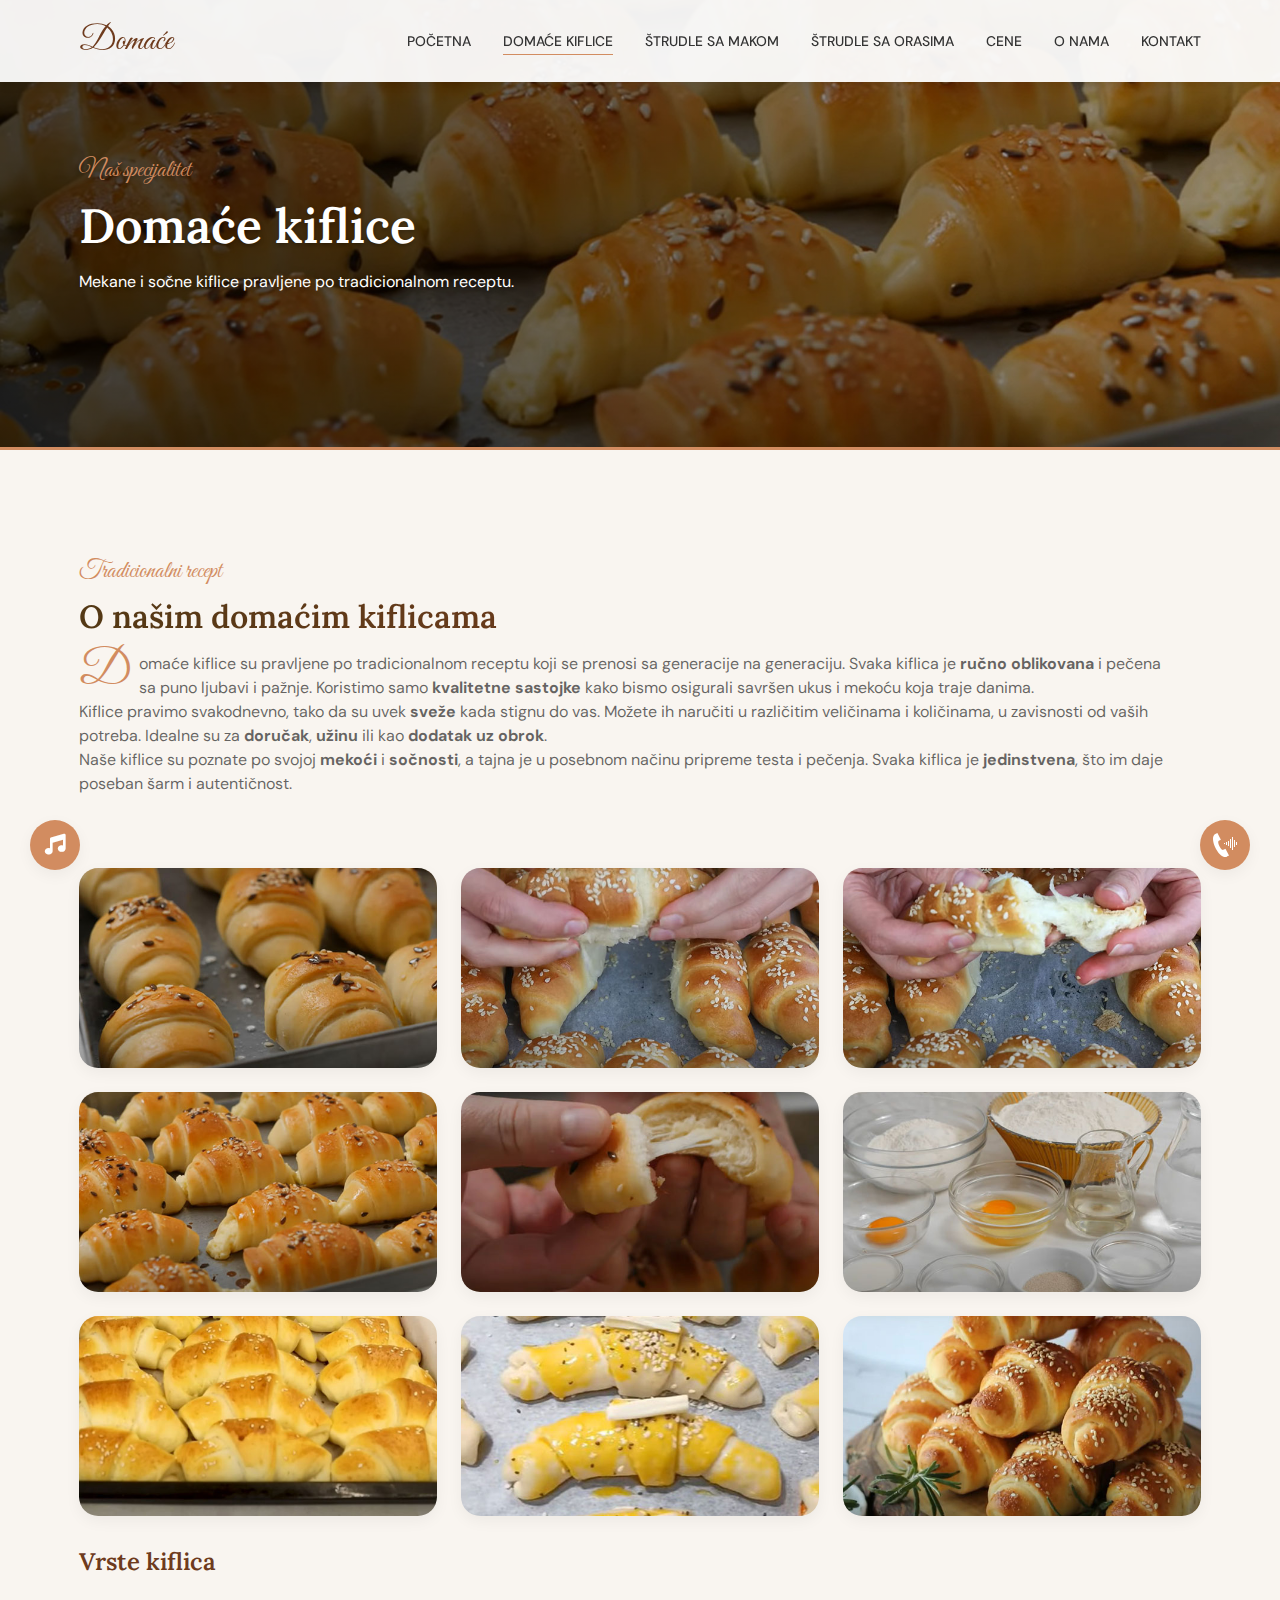
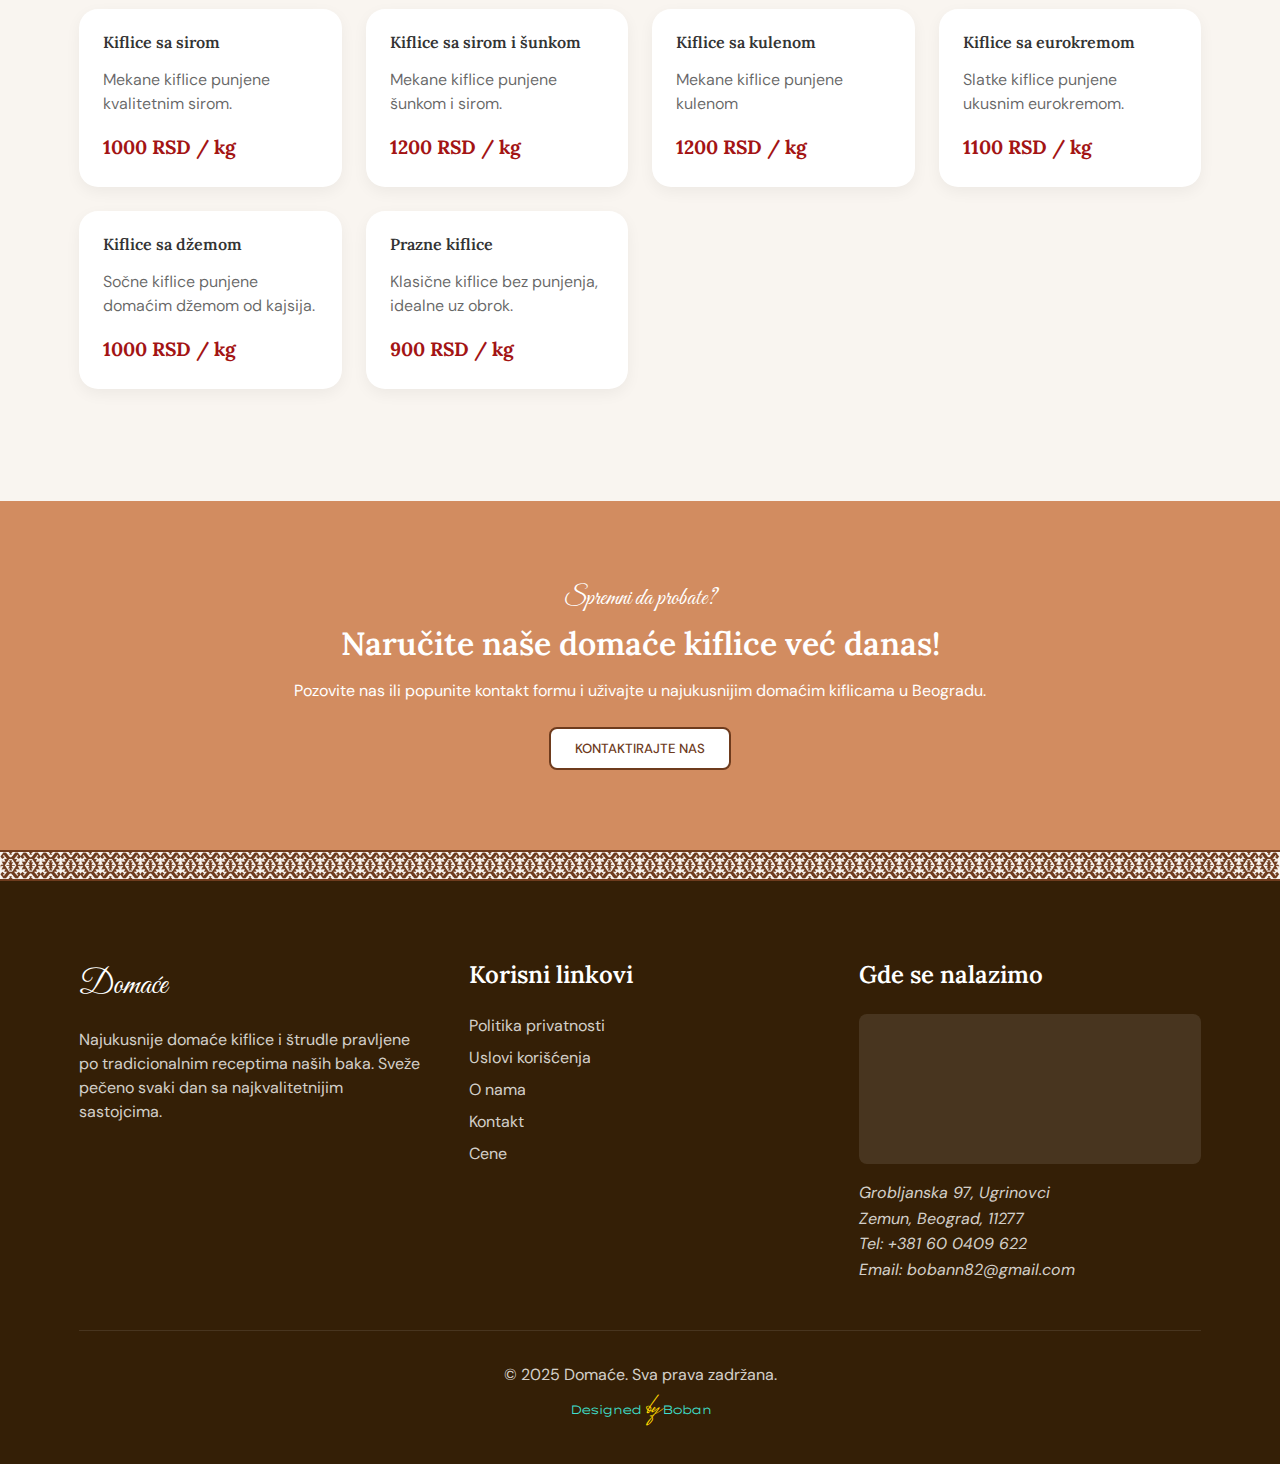
<file: domace-kiflice.html>
<!DOCTYPE html>
<html lang="sr">
<head>
  <meta charset="UTF-8">
  <meta name="viewport" content="width=device-width, initial-scale=1.0">
  <title>Domaće kiflice - Beograd | Domaća hrana</title>
  
  <!-- SEO Meta Tags -->
  <meta name="description" content="Najukusnije domaće kiflice pravljene po tradicionalnom receptu. Sveže pečeno svaki dan sa dostavom na kućnu adresu u Beogradu.">
  <meta name="keywords" content="domaće kiflice, domace kiflice cena, domace kiflice novi beograd">
  <meta name="author" content="Domaće">
  <meta name="robots" content="index, follow">
  
  <!-- Canonical URL -->
  <link rel="canonical" href="https://domaca-hrana.com/domace-kiflice">
  
  <!-- Open Graph / Facebook -->
  <meta property="og:type" content="website">
  <meta property="og:url" content="https://domaca-hrana.com/domace-kiflice">
  <meta property="og:title" content="Domaće kiflice - Beograd | Domaća hrana">
  <meta property="og:description" content="Najukusnije domaće kiflice pravljene po tradicionalnom receptu. Sveže pečeno svaki dan sa dostavom na kućnu adresu u Beogradu.">
  <meta property="og:image" content="https://domaca-hrana.com/logos/Domaće-domaća-hrana.jpg">
  
  <!-- Twitter -->
  <meta property="twitter:card" content="summary_large_image">
  <meta property="twitter:url" content="https://domaca-hrana.com/domace-kiflice">
  <meta property="twitter:title" content="Domaće kiflice - Beograd | Domaća hrana">
  <meta property="twitter:description" content="Najukusnije domaće kiflice pravljene po tradicionalnom receptu. Sveže pečeno svaki dan sa dostavom na kućnu adresu u Beogradu.">
  <meta property="twitter:image" content="https://domaca-hrana.com/logos/Domaće-domaća-hrana.jpg">
  
  <!-- Favicon -->
  <link rel="apple-touch-icon" sizes="180x180" href="logos/favicon-domace-logo-180w.png">
  <link rel="icon" type="image/png" sizes="32x32" href="logos/favicon-domace-logo-32w.png">
  <link rel="icon" type="image/png" sizes="16x16" href="logos/favicon-domace-logo-16w.png">
  <link rel="manifest" href="/site.webmanifest">
  
  <!-- Fonts -->
  <link rel="preconnect" href="https://fonts.googleapis.com">
  <link rel="preconnect" href="https://fonts.gstatic.com" crossorigin>
  <link href="https://fonts.googleapis.com/css2?family=Great+Vibes&family=Poppins:wght@300;400;500&family=Raleway:wght@600;700;800&display=swap" rel="stylesheet">
  <!-- Add Google Fonts for Lora and DM Sans -->
  <link rel="preconnect" href="https://fonts.googleapis.com">
  <link rel="preconnect" href="https://fonts.gstatic.com" crossorigin>
  <link href="https://fonts.googleapis.com/css2?family=DM+Sans:wght@400;500;700&family=Great+Vibes&family=Lora:wght@600&display=swap" rel="stylesheet">
  
  <!-- Font Awesome -->
  <link rel="stylesheet" href="https://cdnjs.cloudflare.com/ajax/libs/font-awesome/6.5.1/css/all.min.css">
  
  <!-- CSS -->
  <link rel="stylesheet" href="styles.css">
  <script type="application/ld+json">
    {
      "@context": "https://schema.org",
      "@type": "Bakery",
      "name": "Domaće - Najukusnije domaće kiflice i štrudle",
      "description": "Specijalizovana hrana sa tradicijom - sveže pečene domaće kiflice i štrudle sa makom i orasima, sa dostavom na kućnu adresu u Beogradu.",
      "url": "https://domaca-hrana.com/",
      "logo": "https://domaca-hrana.com/logos/Domaće-domaća-hrana.jpg",
      "telephone": "+381611476514",
      "address": {
        "@type": "PostalAddress",
        "streetAddress": "Grobljanska 97",
        "addressLocality": "Ugrinovci",
        "addressRegion": "Beograd",
        "postalCode": "11277",
        "addressCountry": "RS"
      },
      "geo": {
        "@type": "GeoCoordinates",
        "latitude": 44.8765,
        "longitude": 20.1876
      },
      "openingHoursSpecification": [
        {
          "@type": "OpeningHoursSpecification",
          "dayOfWeek": ["Monday", "Tuesday", "Wednesday", "Thursday", "Friday"],
          "opens": "08:00",
          "closes": "20:00"
        },
        {
          "@type": "OpeningHoursSpecification",
          "dayOfWeek": "Saturday",
          "opens": "09:00",
          "closes": "17:00"
        },
        {
          "@type": "OpeningHoursSpecification",
          "dayOfWeek": "Sunday",
          "opens": "00:00",
          "closes": "00:00",
          "description": "Zatvoreno"
        }
      ],
      "priceRange": "1000din",
          "servesCuisine": "Tradicionalna srpska kuhinja",
      "hasOfferCatalog": {
        "@type": "OfferCatalog",
        "name": "Bakery Products",
        "itemListElement": [
          {
            "@type": "OfferCatalog",
            "name": "Kiflice",
            "itemListElement": [
              {
                "@type": "Offer",
                "itemOffered": {
                  "@type": "Product",
                  "name": "Kiflice sa sirom",
                  "description": "Mekane kiflice punjene kvalitetnim sirom",
                  "sku": "kiflice-sir",
                  "offers": {
                    "@type": "Offer",
                    "price": "1000",
                    "priceCurrency": "RSD",
                    "priceValidUntil": "2025-12-31",
                    "unitCode": "KGM",
                    "unitText": "kilogram"
                  }
                }
              },
              {
                "@type": "Offer",
                "itemOffered": {
                  "@type": "Product",
                  "name": "Kiflice sa eurokremom",
                  "description": "Slatke kiflice punjene ukusnim eurokremom",
                  "sku": "kiflice-eurokrem",
                  "offers": {
                    "@type": "Offer",
                    "price": "1100",
                    "priceCurrency": "RSD",
                    "priceValidUntil": "2025-12-31",
                    "unitCode": "KGM",
                    "unitText": "kilogram"
                  }
                }
              },
              {
                "@type": "Offer",
                "itemOffered": {
                  "@type": "Product",
                  "name": "Kiflice sa džemom",
                  "description": "Sočne kiflice punjene domaćim džemom od kajsija",
                  "sku": "kiflice-dzem",
                  "offers": {
                    "@type": "Offer",
                    "price": "1000",
                    "priceCurrency": "RSD",
                    "priceValidUntil": "2025-12-31",
                    "unitCode": "KGM",
                    "unitText": "kilogram"
                  }
                }
              },
              {
                "@type": "Offer",
                "itemOffered": {
                  "@type": "Product",
                  "name": "Prazne kiflice",
                  "description": "Klasične kiflice bez punjenja, idealne uz obrok",
                  "sku": "kiflice-prazne",
                  "offers": {
                    "@type": "Offer",
                    "price": "900",
                    "priceCurrency": "RSD",
                    "priceValidUntil": "2025-12-31",
                    "unitCode": "KGM",
                    "unitText": "kilogram"
                  }
                }
              }
            ]
          }
            ]
          }
      },
      "makesOffer": [
        {
          "@type": "Offer",
          "name": "Dostava na kućnu adresu",
          "description": "Besplatna dostava za porudžbine preko 1500 RSD na teritoriji celog Beograda",
          "areaServed": {
            "@type": "City",
            "name": "Beograd",
            "sameAs": "https://www.wikidata.org/wiki/Q3711"
          },
          "eligibleTransactionVolume": {
            "@type": "PriceSpecification",
            "price": "1500",
            "priceCurrency": "RSD"
          }
        },
        {
          "@type": "Offer",
          "name": "Prodaja na pijaci",
          "description": "Svake subote na pijaci u bloku 44 možete naći naše proizvode i kupiti manje količine",
          "areaServed": {
            "@type": "Place",
            "name": "Pijaca Blok 44, Novi Beograd"
          }
        }
      ],
      "review": [
        {
          "@type": "Review",
          "reviewRating": {
            "@type": "Rating",
            "ratingValue": "5",
            "bestRating": "5"
          },
          "author": {
            "@type": "Person",
            "name": "Marija Petrović"
          },
          "datePublished": "2024-03-15",
          "reviewBody": "Najbolje kiflice koje sam ikada jela! Mekane, sočne i savršeno pečene. Definitivno preporučujem."
        }
      ],
      "potentialAction": [
        {
          "@type": "OrderAction",
          "target": "https://domaca-hrana.com/narucite"
        },
        {
          "@type": "CommunicateAction",
          "name": "Pozovite nas",
          "target": {
            "@type": "EntryPoint",
            "urlTemplate": "tel:+381600409622",
            "actionPlatform": [
              "http://schema.org/DesktopWebPlatform",
              "http://schema.org/MobileWebPlatform"
            ]
          },
          "expectsAcceptanceOf": {
            "@type": "Offer",
            "description": "Pozovite nas za porudžbinu ili informacije"
          }
        }
      ]
    }
    </script>
    
    <!-- Google Tag Manager -->
<script>(function(w,d,s,l,i){w[l]=w[l]||[];w[l].push({'gtm.start':
new Date().getTime(),event:'gtm.js'});var f=d.getElementsByTagName(s)[0],
j=d.createElement(s),dl=l!='dataLayer'?'&l='+l:'';j.async=true;j.src=
'https://www.googletagmanager.com/gtm.js?id='+i+dl;f.parentNode.insertBefore(j,f);
})(window,document,'script','dataLayer','GTM-MJSRD665');</script>
<!-- End Google Tag Manager -->
</head>
<body class="interactive">
    
    <!-- Google Tag Manager (noscript) -->
<noscript><iframe src="https://www.googletagmanager.com/ns.html?id=GTM-MJSRD665"
height="0" width="0" style="display:none;visibility:hidden"></iframe></noscript>
<!-- End Google Tag Manager (noscript) -->
    
    <div id="circle" style="--xpos:0; --ypos:0;"></div>
  <!-- Navigation -->
  <header class="header">
      <div class="container">
          <div class="logo">
              <a href="index.html">Domaće</a>
          </div>
          <nav class="nav">
                <ul class="nav-list">
                    <li class="nav-item"><a href="index.html" class="nav-link">Početna</a></li>
                    <li class="nav-item"><a href="domace-kiflice.html" class="nav-link active">Domaće kiflice</a></li>
                    <li class="nav-item"><a href="strudle-sa-makom.html" class="nav-link">Štrudle sa makom</a></li>
                    <li class="nav-item"><a href="strudle-sa-orasima.html" class="nav-link">Štrudle sa orasima</a></li>
                    <li class="nav-item"><a href="cene.html" class="nav-link">Cene</a></li>
                    <li class="nav-item"><a href="o-nama.html" class="nav-link">O nama</a></li>
                    <li class="nav-item"><a href="kontakt.html" class="nav-link">Kontakt</a></li> 
                </ul>
          </nav>
          <button class="hamburger" aria-label="Meni">
              <span></span>
              <span></span>
              <span></span>
          </button>
      </div>
  </header>

  <!-- Hero Section -->
  <section class="hero" style="height: 50vh;">
      <div class="container">
          <div class="hero-content">
              <span class="subtitle">Naš specijalitet</span>
              <h1>Domaće kiflice</h1>
              <p>Mekane i sočne kiflice pravljene po tradicionalnom receptu.</p>
          </div>
      </div>
      <!-- Hero image with picture element for responsive images -->
      <picture>
          <!-- Mobile image: 640x480 -->
          <source media="(max-width: 640px)" srcset="slike/domace-kiflice-domace-kiflice-640w.jpg">
          <!-- Tablet image: 1024x768 -->
          <source media="(max-width: 1024px)" srcset="slike/domace-kiflice-domace-kiflice-1024w.jpg">
          <!-- Desktop image: 1920x1080 -->
          <img src="slike/domace-kiflice-domace-kiflice.jpg" alt="domace kiflice novi beograd" class="hero-image" title="Domaće kiflice">
      </picture>
  </section>

  <!-- Product Description -->
  <section class="product-description">
      <div class="container">
          <div class="product-content">
              <span class="subtitle">Tradicionalni recept</span>
              <h2>O našim domaćim kiflicama</h2>
              <p class="first-letter">Domaće kiflice su pravljene po tradicionalnom receptu koji se prenosi sa generacije na generaciju. Svaka kiflica je <strong>ručno oblikovana</strong> i pečena sa puno ljubavi i pažnje. Koristimo samo <strong>kvalitetne sastojke</strong> kako bismo osigurali savršen ukus i mekoću koja traje danima.</p>
              <p>Kiflice pravimo svakodnevno, tako da su uvek <strong>sveže</strong> kada stignu do vas. Možete ih naručiti u različitim veličinama i količinama, u zavisnosti od vaših potreba. Idealne su za <strong>doručak</strong>, <strong>užinu</strong> ili kao <strong>dodatak uz obrok</strong>.</p>
              <p>Naše kiflice su poznate po svojoj <strong>mekoći</strong> i <strong>sočnosti</strong>, a tajna je u posebnom načinu pripreme testa i pečenja. Svaka kiflica je <strong>jedinstvena</strong>, što im daje poseban šarm i autentičnost.</p>
          </div>
          
          <div class="product-gallery">
              <div class="gallery-grid ">
                  <!-- Image dimensions: 600x400 -->
                  <img loading="lazy" class="interactive-div" src="slike/domace-kiflice-novi-beograd-1.jpg" alt="domace kiflice novi beograd" title="Domaće kiflice">
                  <!-- Image dimensions: 600x400 -->
                  <img loading="lazy" class="interactive-div" src="slike/domace-kiflice-novi-beograd-2.jpg" alt="domace kiflice cena" title="Sveže pečene kiflice">
                  <!-- Image dimensions: 600x400 -->
                  <img loading="lazy" class="interactive-div" src="slike/domace-kiflice-novi-beograd-3.jpg" alt="mekane domace kiflice" title="Mekane domaće kiflice">
                  <!-- Image dimensions: 600x400 -->
                  <img loading="lazy" class="interactive-div" src="slike/domace-kiflice-novi-beograd-4.jpg" alt="domace kiflice sa sirom" title="Domaće kiflice sa sirom">
                  <img loading="lazy" class="interactive-div" src="slike/domace-kiflice-novi-beograd-5.jpg" alt="domace kiflice sa sirom" title="Domaće kiflice sa sirom">
                  <img loading="lazy" class="interactive-div" src="slike/domace-kiflice-novi-beograd-6.jpg" alt="domace kiflice sa sirom" title="Domaće kiflice sa sirom">
                  <img loading="lazy" class="interactive-div" src="slike/domace-kiflice-novi-beograd-7.jpg" alt="domace kiflice sa sirom" title="Domaće kiflice sa sirom">
                  <img loading="lazy" class="interactive-div" src="slike/domace-kiflice-novi-beograd-8.jpg" alt="domace kiflice sa sirom" title="Domaće kiflice sa sirom">
                  <img loading="lazy" class="interactive-div" src="slike/domace-kiflice-novi-beograd-9.jpg" alt="domace kiflice sa sirom" title="Domaće kiflice sa sirom">
              </div>
          </div>
          
          <div class="product-variants">
              <h3>Vrste kiflica</h3>
              <div class="variants-grid">
                  <div class="variant-card interactive-div">
                      <h4>Kiflice sa sirom</h4>
                      <p>Mekane kiflice punjene kvalitetnim sirom.</p>
                      <div class="variant-price interactive-div">1000 RSD / kg</div>
                  </div>
                  <div class="variant-card interactive-div">
                      <h4>Kiflice sa sirom i šunkom</h4>
                      <p>Mekane kiflice punjene šunkom i sirom.</p>
                      <div class="variant-price interactive-div">1200 RSD / kg</div>
                  </div>
                  <div class="variant-card interactive-div">
                      <h4>Kiflice sa kulenom</h4>
                      <p>Mekane kiflice punjene kulenom</p>
                      <div class="variant-price interactive-div">1200 RSD / kg</div>
                  </div>
                  
                  <div class="variant-card interactive-div">
                      <h4>Kiflice sa eurokremom</h4>
                      <p>Slatke kiflice punjene ukusnim eurokremom.</p>
                      <div class="variant-price interactive-div">1100 RSD / kg</div>
                  </div>
                  
                  <div class="variant-card interactive-div">
                      <h4>Kiflice sa džemom</h4>
                      <p>Sočne kiflice punjene domaćim džemom od kajsija.</p>
                      <div class="variant-price interactive-div">1000 RSD / kg</div>
                  </div>
                  
                  <div class="variant-card interactive-div">
                      <h4>Prazne kiflice</h4>
                      <p>Klasične kiflice bez punjenja, idealne uz obrok.</p>
                      <div class="variant-price interactive-div">900 RSD / kg</div>
                  </div>
              </div>
          </div>
          
      </div>
  </section>

  <!-- CTA Section -->
  <section class="cta-section">
      <div class="container">
          <div class="cta-content">
              <span class="subtitle">Spremni da probate?</span>
              <h2>Naručite naše domaće kiflice već danas!</h2>
              <p>Pozovite nas ili popunite kontakt formu i uživajte u najukusnijim domaćim kiflicama u Beogradu.</p>
              <a href="kontakt.html" class="btn btn-primary">Kontaktirajte nas</a>
          </div>
      </div>
  </section>

    <!-- Footer -->
    <div class="dekor">
        <img loading="lazy" src="slike/domace-iz-srbije-dekoracija.png" alt="domace iz srbije">
    </div>
    <footer class="footer">
        <div class="container">
            <div class="footer-content">
                <div class="footer-column">
                    <div class="footer-logo">Domaće</div>
                    <p>Najukusnije domaće kiflice i štrudle pravljene po tradicionalnim receptima naših baka. Sveže pečeno svaki dan sa najkvalitetnijim sastojcima.</p>
                </div>
                
                <div class="footer-column">
                    <h3>Korisni linkovi</h3>
                    <ul class="footer-links">
                        <li><a href="politika-privatnosti.html">Politika privatnosti</a></li>
                        <li><a href="uslovi-koriscenja.html">Uslovi korišćenja</a></li>
                        <li><a href="o-nama.html">O nama</a></li>
                        <li><a href="kontakt.html">Kontakt</a></li>
                        <li><a href="cene.html">Cene</a></li>
                    </ul>
                </div>
                
                <div class="footer-column">
                    <h3>Gde se nalazimo</h3>
                    <div class="footer-map">
                       <iframe src="https://www.google.com/maps/embed?pb=!1m18!1m12!1m3!1d181102.09061018072!2d20.304029730598383!3d44.82715416401004!2m3!1f0!2f0!3f0!3m2!1i1024!2i768!4f13.1!3m3!1m2!1s0x475a5cef3eb4327d%3A0xea2f2c38a17d639d!2z0JPRgNC-0LHRmdCw0L3RgdC60LAgOTcsIFVncmlub3ZjaSwgU2VyYmlh!5e0!3m2!1sen!2s!4v1741621341998!5m2!1sen!2s" width="100%" height="100%" style="border:0;" allowfullscreen="" loading="lazy" referrerpolicy="no-referrer-when-downgrade"></iframe>
                    </div>
                    <address>
                        Grobljanska 97, Ugrinovci<br>
                        Zemun, Beograd, 11277<br>
                        Tel: <a href="tel:+381600409622" class="trackcall">+381 60 0409 622</a><br>
                        Email: <a href="mailto:bobann82@gmail.com">bobann82@gmail.com</a>
                    </address>
                </div>
            </div>
            
            <div class="copyright">
                <p>&copy; 2025 Domaće. Sva prava zadržana.</p>
                <a href="https://bobanwebmaker.com/"  target="_blank" rel="noopener noreferrer"  class="website-napravio trackbobanweb"><div class="designed11">Designed&nbsp;<span>by</span>&nbsp;Boban</div></a>
            </div>
        </div>
    </footer>

    <!-- Fixed Buttons -->
    <a href="tel:+381600409622" class="call-button trackcall" aria-label="Pozovite nas">
        <svg width="24" height="24" xmlns="http://www.w3.org/2000/svg" fill="white" fill-rule="evenodd" clip-rule="evenodd"><path d="M16 22.621l-3.521-6.795c-.007.004-1.974.97-2.064 1.011-2.24 1.086-6.799-7.82-4.609-8.994l2.082-1.026-3.492-6.817-2.106 1.039c-1.622.845-2.298 2.627-2.289 4.843.027 6.902 6.711 18.013 12.212 18.117.575.011 1.137-.098 1.677-.345.121-.055 2.102-1.029 2.11-1.033zm4-5.621h-1v-13h1v13zm-2-2h-1v-9h1v9zm4-1h-1v-7h1v7zm-6-1h-1v-5h1v5zm-2-1h-1v-3h1v3zm10 0h-1v-3h1v3zm-12-1h-1v-1h1v1z"/></svg>
    </a>
    
    <button class="music-toggle" aria-label="Uključi/isključi muziku">
        <span class="music-icon"><i class="fas fa-music"></i></span>
    </button>

  
  

  <!-- JavaScript -->
  <script src="script.js"></script>
</body>
</html>
</file>
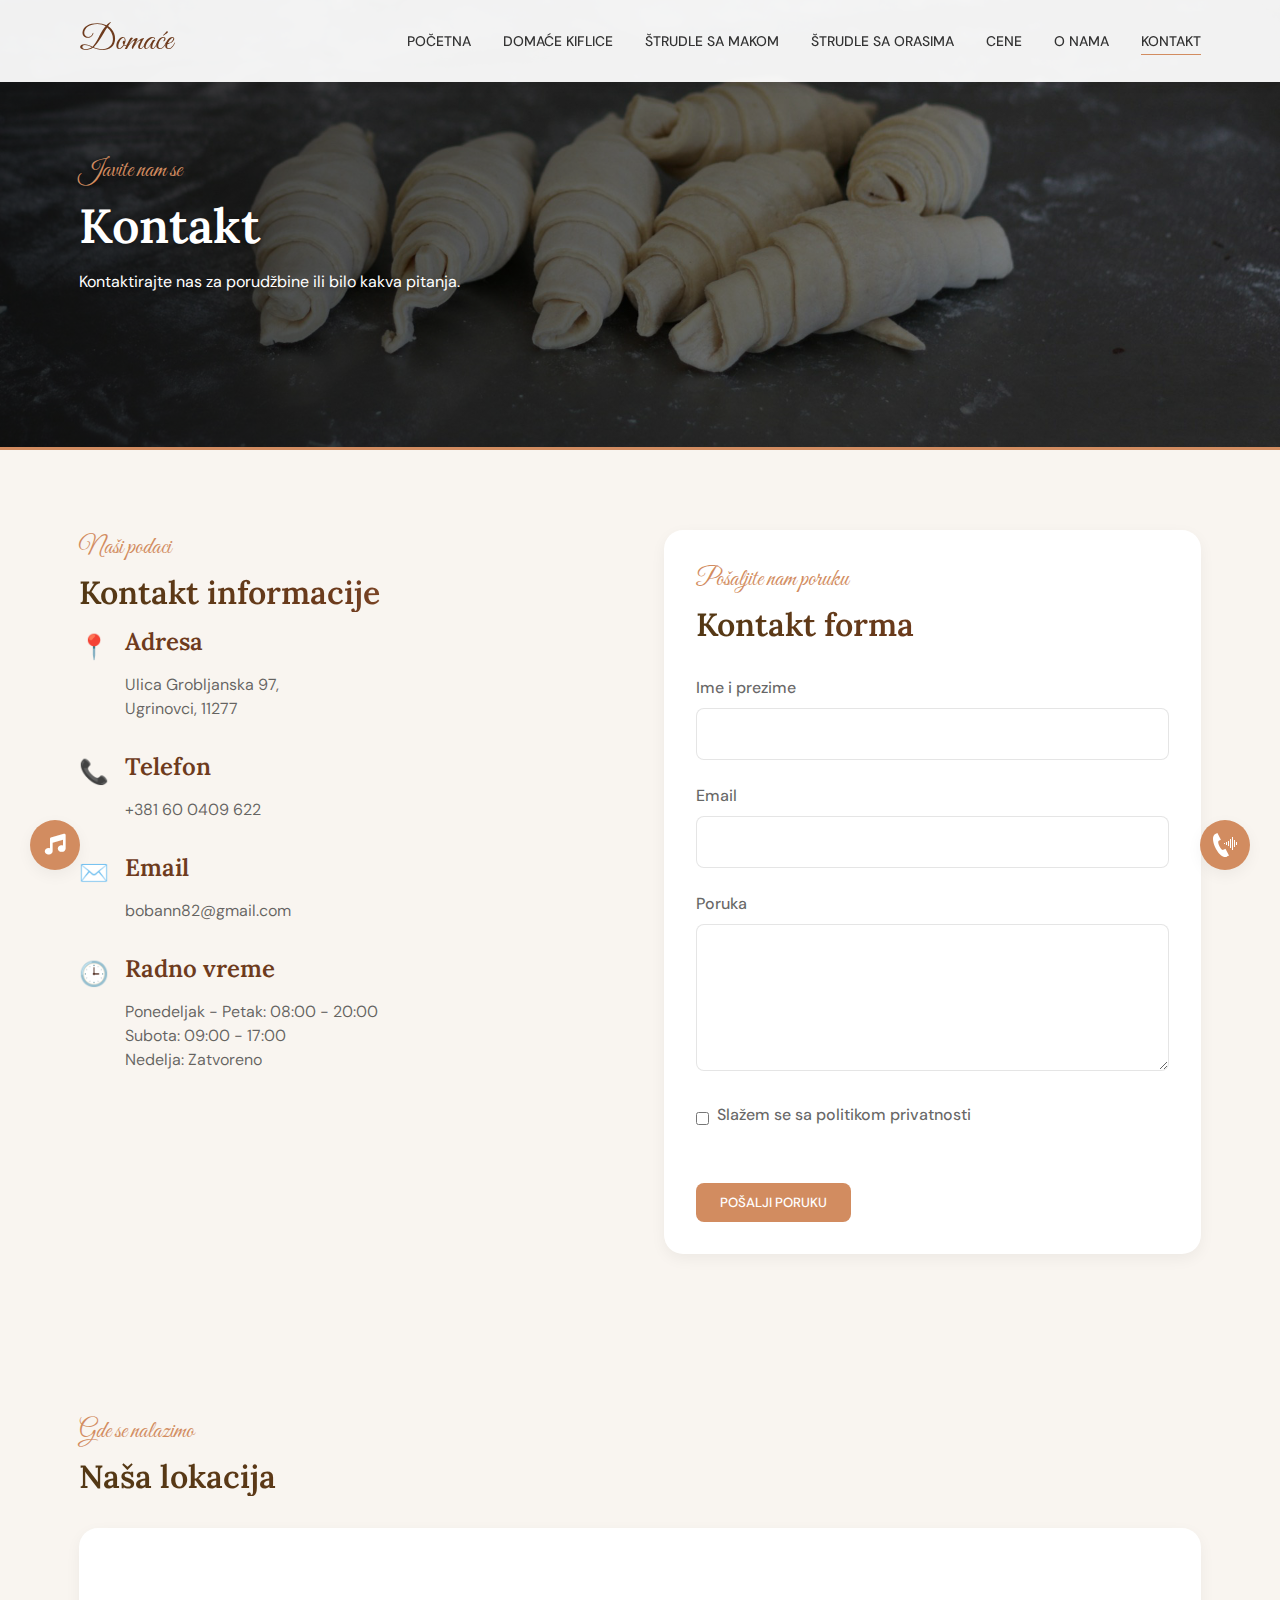
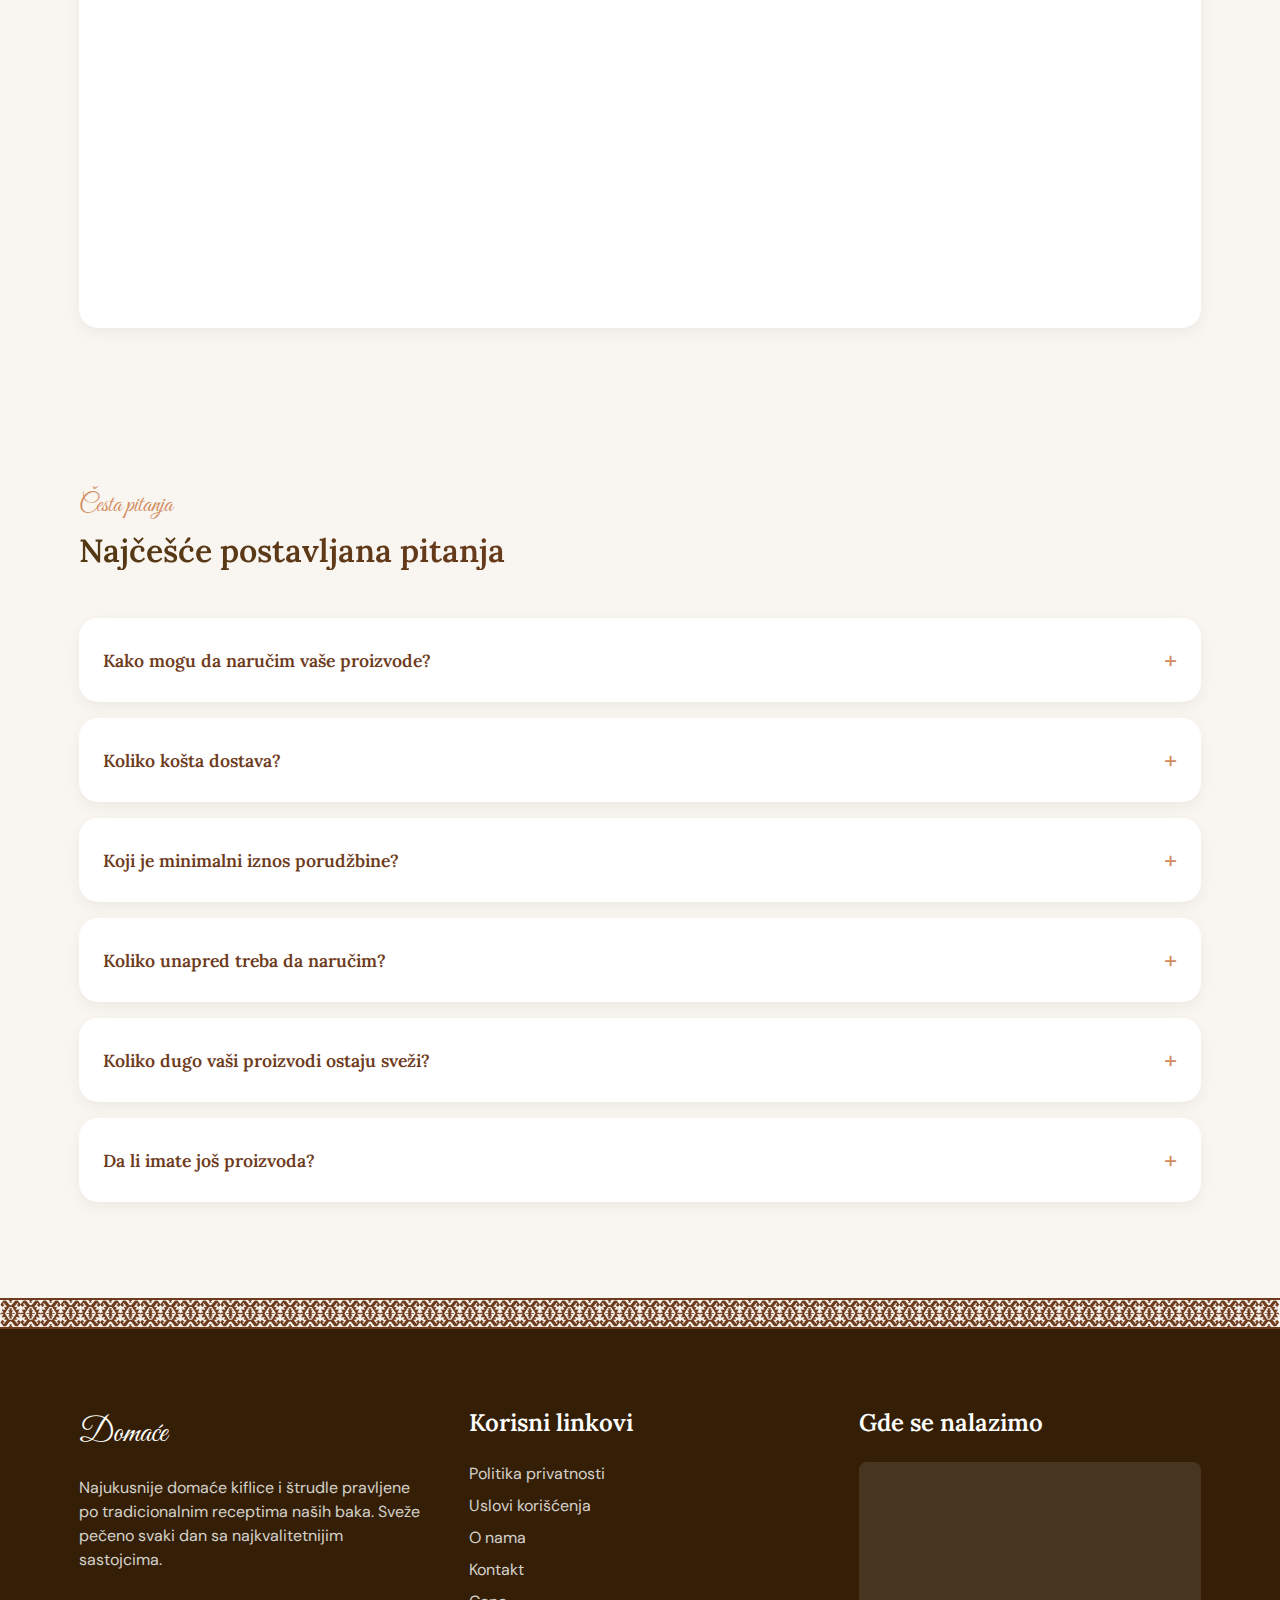
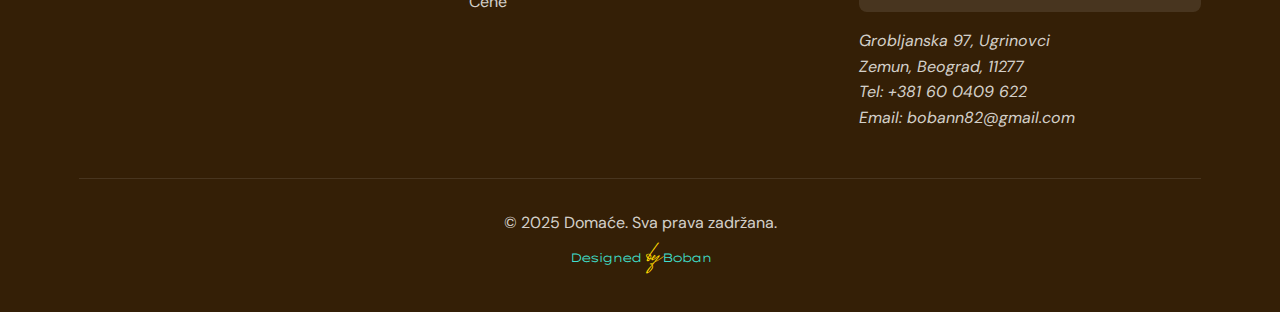
<file: kontakt.html>
<!DOCTYPE html>
<html lang="sr">
<head>
    <meta charset="UTF-8">
    <meta name="viewport" content="width=device-width, initial-scale=1.0">
    <title>Domaće kiflice i štrudle | Kontakt </title>
    
    <!-- SEO Meta Tags -->
    <meta name="description" content="Kontaktirajte nas za porudžbine domaćih kiflica i štrudli. Dostava na teritoriji Beograda u roku od 24 sata.">
    <meta name="keywords" content="domaće kiflice, domace kiflice cena, domace kiflice novi beograd, štrudle sa makom, strudla sa makom, štrudla sa orasima, strudla sa orasima, kontakt, porudžbina">
    <meta name="author" content="Domaće">
    <meta name="robots" content="index, follow">
    
    <!-- Canonical URL -->
    <link rel="canonical" href="https://domaca-hrana.com/kontakt">
    
    <!-- Open Graph / Facebook -->
    <meta property="og:type" content="website">
    <meta property="og:url" content="https://domaca-hrana.com/kontakt">
    <meta property="og:title" content="Domaće kiflice i štrudle | Kontakt">
    <meta property="og:description" content="Kontaktirajte nas za porudžbine domaćih kiflica i štrudli. Dostava na teritoriji Beograda u roku od 24 sata.">
    <meta property="og:image" content="https://domaca-hrana.com/logos/Domaće-domaća-hrana.jpg">
    
    <!-- Twitter -->
    <meta property="twitter:card" content="summary_large_image">
    <meta property="twitter:url" content="https://domaca-hrana.com/kontakt">
    <meta property="twitter:title" content="Domaće kiflice i štrudle | Kontakt">
    <meta property="twitter:description" content="Kontaktirajte nas za porudžbine domaćih kiflica i štrudli. Dostava na teritoriji Beograda u roku od 24 sata.">
    <meta property="twitter:image" content="https://domaca-hrana.com/logos/Domaće-domaća-hrana.jpg">
    
    <!-- Favicon -->
    <link rel="apple-touch-icon" sizes="180x180" href="logos/favicon-domace-logo-180w.png">
    <link rel="icon" type="image/png" sizes="32x32" href="logos/favicon-domace-logo-32w.png">
    <link rel="icon" type="image/png" sizes="16x16" href="logos/favicon-domace-logo-16w.png">
    <link rel="manifest" href="/site.webmanifest">
    
    <!-- Fonts -->
    <link rel="preconnect" href="https://fonts.googleapis.com">
    <link rel="preconnect" href="https://fonts.gstatic.com" crossorigin>
    <link href="https://fonts.googleapis.com/css2?family=Great+Vibes&family=Poppins:wght@300;400;500&family=Raleway:wght@600;700;800&display=swap" rel="stylesheet">
    <!-- Add Google Fonts for Lora and DM Sans -->
<link rel="preconnect" href="https://fonts.googleapis.com">
<link rel="preconnect" href="https://fonts.gstatic.com" crossorigin>
<link href="https://fonts.googleapis.com/css2?family=DM+Sans:wght@400;500;700&family=Great+Vibes&family=Lora:wght@600&display=swap" rel="stylesheet">
    <!-- Font Awesome -->
    <link rel="stylesheet" href="https://cdnjs.cloudflare.com/ajax/libs/font-awesome/6.5.1/css/all.min.css">
    
    <!-- CSS -->
    <link rel="stylesheet" href="styles.css">
    <script type="application/ld+json">
        {
          "@context": "https://schema.org",
          "@type": "Bakery",
          "name": "Domaće - Najukusnije domaće kiflice i štrudle",
          "description": "Specijalizovana hrana sa tradicijom - sveže pečene domaće kiflice i štrudle sa makom i orasima, sa dostavom na kućnu adresu u Beogradu.",
          "url": "https://domaca-hrana.com/",
          "logo": "https://domaca-hrana.com/logos/Domaće-domaća-hrana.jpg",
          "telephone": "+381611476514",
          "address": {
            "@type": "PostalAddress",
            "streetAddress": "Grobljanska 97",
            "addressLocality": "Ugrinovci",
            "addressRegion": "Beograd",
            "postalCode": "11277",
            "addressCountry": "RS"
          },
          "geo": {
            "@type": "GeoCoordinates",
            "latitude": 44.8765,
            "longitude": 20.1876
          },
          "openingHoursSpecification": [
            {
              "@type": "OpeningHoursSpecification",
              "dayOfWeek": ["Monday", "Tuesday", "Wednesday", "Thursday", "Friday"],
              "opens": "08:00",
              "closes": "20:00"
            },
            {
              "@type": "OpeningHoursSpecification",
              "dayOfWeek": "Saturday",
              "opens": "09:00",
              "closes": "17:00"
            },
            {
              "@type": "OpeningHoursSpecification",
              "dayOfWeek": "Sunday",
              "opens": "00:00",
              "closes": "00:00",
              "description": "Zatvoreno"
            }
          ],
          "potentialAction": [
            {
              "@type": "OrderAction",
              "target": "https://domaca-hrana.com/narucite"
            },
            {
              "@type": "CommunicateAction",
              "name": "Pozovite nas",
              "target": {
                "@type": "EntryPoint",
                "urlTemplate": "tel:+381600409622",
                "actionPlatform": [
                  "http://schema.org/DesktopWebPlatform",
                  "http://schema.org/MobileWebPlatform"
                ]
              },
              "expectsAcceptanceOf": {
                "@type": "Offer",
                "description": "Pozovite nas za porudžbinu ili informacije"
              }
            }
          ]
        }
        </script>
    
    <!-- Google Tag Manager -->
<script>(function(w,d,s,l,i){w[l]=w[l]||[];w[l].push({'gtm.start':
new Date().getTime(),event:'gtm.js'});var f=d.getElementsByTagName(s)[0],
j=d.createElement(s),dl=l!='dataLayer'?'&l='+l:'';j.async=true;j.src=
'https://www.googletagmanager.com/gtm.js?id='+i+dl;f.parentNode.insertBefore(j,f);
})(window,document,'script','dataLayer','GTM-MJSRD665');</script>
<!-- End Google Tag Manager -->
</head>
<body class="interactive">
    
    <!-- Google Tag Manager (noscript) -->
<noscript><iframe src="https://www.googletagmanager.com/ns.html?id=GTM-MJSRD665"
height="0" width="0" style="display:none;visibility:hidden"></iframe></noscript>
<!-- End Google Tag Manager (noscript) -->
    
    <div id="circle" style="--xpos:0; --ypos:0;"></div>
    <!-- Navigation -->
    <header class="header">
        <div class="container">
            <div class="logo">
                <a href="index.html">Domaće</a>
            </div>
            <nav class="nav">
                <ul class="nav-list">
                    <li class="nav-item"><a href="index.html" class="nav-link ">Početna</a></li>
                    <li class="nav-item"><a href="domace-kiflice.html" class="nav-link">Domaće kiflice</a></li>
                    <li class="nav-item"><a href="strudle-sa-makom.html" class="nav-link">Štrudle sa makom</a></li>
                    <li class="nav-item"><a href="strudle-sa-orasima.html" class="nav-link">Štrudle sa orasima</a></li>
                    <li class="nav-item"><a href="cene.html" class="nav-link">Cene</a></li>
                    <li class="nav-item"><a href="o-nama.html" class="nav-link">O nama</a></li>
                    <li class="nav-item"><a href="kontakt.html" class="nav-link active">Kontakt</a></li> 
                </ul>
            </nav>
            <button class="hamburger" aria-label="Meni">
                <span></span>
                <span></span>
                <span></span>
            </button>
        </div>
    </header>

    <!-- Hero Section -->
    <section class="hero" style="height: 50vh;">
        <div class="container">
            <div class="hero-content">
                <span class="subtitle">Javite nam se</span>
                <h1>Kontakt</h1>
                <p>Kontaktirajte nas za porudžbine ili bilo kakva pitanja.</p>
            </div>
        </div>
        <picture>
            <!-- Mobile image: 640x480 -->
            <source media="(max-width: 640px)" srcset="slike/domace-kiflice-kontakt-640w.jpg">
            <!-- Tablet image: 1024x768 -->
            <source media="(max-width: 1024px)" srcset="slike/domace-kiflice-kontakt-1024w.jpg">
            <!-- Desktop image: 1920x1080 -->
            <img src="slike/domace-kiflice-kontakt.jpg" alt="domace kiflice kontakt porudzbina" class="hero-image" title="Kontaktirajte nas">
        </picture>
    </section>

    <!-- Contact Section -->
    <section class="contact-section">
        <div class="container">
            <div class="contact-grid">
                <div class="contact-info">
                    <span class="subtitle">Naši podaci</span>
                    <h2>Kontakt informacije</h2>
                    
                    <div class="info-item">
                        <div class="info-icon">📍</div>
                        <div class="info-content">
                            <h3>Adresa</h3>
                            <p>Ulica Grobljanska 97,<br>Ugrinovci, 11277</p>
                        </div>
                    </div>
                    
                    <div class="info-item">
                        <div class="info-icon">📞</div>
                        <div class="info-content">
                            <h3>Telefon</h3>
                            <p><a href="tel:+381600409622" class="trackcall">+381 60 0409 622</a></p>
                        </div>
                    </div>
                    
                    <div class="info-item">
                        <div class="info-icon">✉️</div>
                        <div class="info-content">
                            <h3>Email</h3>
                            <p><a href="mailto:bobann82@gmail.com">bobann82@gmail.com</a></p>
                        </div>
                    </div>
                    
                    <div class="info-item">
                        <div class="info-icon">🕒</div>
                        <div class="info-content">
                            <h3>Radno vreme</h3>
                            <p>Ponedeljak - Petak: 08:00 - 20:00<br>Subota: 09:00 - 17:00<br>Nedelja: Zatvoreno</p>
                        </div>
                    </div>
                    
                    <!-- <div class="social-links">
                        <h3>Pratite nas</h3>
                        <div class="social-icons">
                            <a href="#" class="social-icon" aria-label="Facebook">FB</a>
                            <a href="#" class="social-icon" aria-label="Instagram">IG</a>
                            <a href="#" class="social-icon" aria-label="Twitter">TW</a>
                        </div>
                    </div> -->
                </div>
                
                <div class="contact-form-container interactive-div">
                    <span class="subtitle">Pošaljite nam poruku</span>
                    <h2>Kontakt forma</h2>
                    
                    <form class="contact-form" action="https://formsubmit.co/bobann82@gmail.com" method="POST">
                        <div class="form-group">
                            <label for="name">Ime i prezime</label>
                            <input type="text" id="name" name="name" required>
                        </div>
                        
                        <div class="form-group">
                            <label for="email">Email</label>
                            <input type="email" id="email" name="email" required>
                        </div>
                        
                        <!-- <div class="form-group">
                            <label for="phone">Telefon</label>
                            <input type="tel" id="phone" name="phone" required>
                        </div>
                        
                        <div class="form-group">
                            <label for="subject">Predmet</label>
                            <select id="subject" name="subject" required>
                                <option value="" disabled selected>Izaberite predmet</option>
                                <option value="porudzbina">Porudžbina</option>
                                <option value="upit">Upit o proizvodima</option>
                                <option value="saradnja">Poslovna saradnja</option>
                                <option value="ostalo">Ostalo</option>
                            </select>
                        </div> -->
                        
                        <div class="form-group">
                            <label for="message">Poruka</label>
                            <textarea id="message" name="message" rows="5" required></textarea>
                        </div>
                        
                        <div class="form-group form-checkbox">
                            <input type="checkbox" id="privacy" name="privacy" required>
                            <label for="privacy">Slažem se sa <a href="politika-privatnosti.html">politikom privatnosti</a></label>
                        </div>
                        
                        <button type="submit" class="btn btn-primary">Pošalji poruku</button>
                    </form>
                </div>
            </div>
        </div>
    </section>

    <!-- Map Section -->
    <section class="map-section">
        <div class="container">
            <span class="subtitle">Gde se nalazimo</span>
            <h2>Naša lokacija</h2>
            
            <div class="map-container ">
                    <iframe class="interactive-div" src="https://www.google.com/maps/embed?pb=!1m18!1m12!1m3!1d181102.09061018072!2d20.304029730598383!3d44.82715416401004!2m3!1f0!2f0!3f0!3m2!1i1024!2i768!4f13.1!3m3!1m2!1s0x475a5cef3eb4327d%3A0xea2f2c38a17d639d!2z0JPRgNC-0LHRmdCw0L3RgdC60LAgOTcsIFVncmlub3ZjaSwgU2VyYmlh!5e0!3m2!1sen!2s!4v1741621341998!5m2!1sen!2s" width="100%" height="100%" style="border:0;" allowfullscreen="" loading="lazy" referrerpolicy="no-referrer-when-downgrade"></iframe>
            </div>
        </div>
    </section>

    <!-- FAQ Section -->
    <section class="faq-section">
        <div class="container">
            <span class="subtitle">Česta pitanja</span>
            <h2>Najčešće postavljana pitanja</h2>
            
            <div class="faq-container">
                <div class="faq-item interactive-div">
                    <div class="faq-question">
                        <h3>Kako mogu da naručim vaše proizvode?</h3>
                        <span class="faq-toggle">+</span>
                    </div>
                    <div class="faq-answer">
                        <p>Naše proizvode možete naručiti telefonom, putem kontakt forme na našem sajtu. Nakon što primimo vašu porudžbinu, kontaktiraćemo vas radi potvrde i dogovora oko dostave.</p>
                    </div>
                </div>
                
                <div class="faq-item interactive-div">
                    <div class="faq-question">
                        <h3>Koliko košta dostava?</h3>
                        <span class="faq-toggle">+</span>
                    </div>
                    <div class="faq-answer">
                        <p>Za porudžbine preko 2500 RSD dostava je besplatna na teritoriji celog Beograda.</p>
                    </div>
                </div>
                
                <div class="faq-item interactive-div">
                    <div class="faq-question">
                        <h3>Koji je minimalni iznos porudžbine?</h3>
                        <span class="faq-toggle">+</span>
                    </div>
                    <div class="faq-answer">
                        <p>Minimalni iznos porudžbine je 1000 RSD.</p>
                    </div>
                </div>
                
                <div class="faq-item interactive-div">
                    <div class="faq-question">
                        <h3>Koliko unapred treba da naručim?</h3>
                        <span class="faq-toggle">+</span>
                    </div>
                    <div class="faq-answer">
                        <p>Za standardne porudžbine dovoljno je da naručite 24 sata unapred. Za veće porudžbine (preko 5kg) ili za posebne prilike, preporučujemo da naručite najmanje 2-3 dana unapred kako bismo mogli da ispunimo vaše zahteve.</p>
                    </div>
                </div>
                
                <!-- <div class="faq-item interactive-div">
                    <div class="faq-question">
                        <h3>Da li vaši proizvodi sadrže alergene?</h3>
                        <span class="faq-toggle">+</span>
                    </div>
                    <div class="faq-answer">
                        <p>Da, naši proizvodi mogu sadržati gluten, mleko, jaja i orašaste plodove. Na zahtev možemo pripremiti određene proizvode bez nekih alergena, ali naša proizvodnja nije potpuno odvojena, tako da tragovi alergena mogu biti prisutni.</p>
                    </div>
                </div> -->
                
                <div class="faq-item interactive-div">
                    <div class="faq-question">
                        <h3>Koliko dugo vaši proizvodi ostaju sveži?</h3>
                        <span class="faq-toggle">+</span>
                    </div>
                    <div class="faq-answer">
                        <p>Naši proizvodi su najbolji kada se konzumiraju u roku od 2-3 dana od pečenja. Mogu se čuvati na sobnoj temperaturi u zatvorenoj posudi ili zamrznuti za duže čuvanje.</p>
                    </div>
                </div>
                <div class="faq-item interactive-div">
                    <div class="faq-question">
                        <h3>Da li imate još proizvoda?</h3>
                        <span class="faq-toggle">+</span>
                    </div>
                    <div class="faq-answer">
                        <p>Da imamo još proizvoda. Možete naručiti torte, kolače, razna jela domaće kuhinje, mi ćemo vam spremiti i doneti. Takođe prodajemo biljke iz naše bašte kao što su: lavanda, ruzmarin, šumske jagode, crne ribizle i tako dalje. Za biljke posetite naš websajt posvećen našoj bašti: <a href="https://lavandabeograd.com" class="bold" target="_blank" rel="noopener noreferrer">lavandabeograd.com</a></p>
                    </div>
                </div>
            </div>
        </div>
    </section>

    <!-- Footer -->
    <div class="dekor">
        <img loading="lazy" src="slike/domace-iz-srbije-dekoracija.png" alt="domace iz srbije">
    </div>
    <footer class="footer">
        <div class="container">
            <div class="footer-content">
                <div class="footer-column">
                    <div class="footer-logo">Domaće</div>
                    <p>Najukusnije domaće kiflice i štrudle pravljene po tradicionalnim receptima naših baka. Sveže pečeno svaki dan sa najkvalitetnijim sastojcima.</p>
                </div>
                
                <div class="footer-column">
                    <h3>Korisni linkovi</h3>
                    <ul class="footer-links">
                        <li><a href="politika-privatnosti.html">Politika privatnosti</a></li>
                        <li><a href="uslovi-koriscenja.html">Uslovi korišćenja</a></li>
                        <li><a href="o-nama.html">O nama</a></li>
                        <li><a href="kontakt.html">Kontakt</a></li>
                        <li><a href="cene.html">Cene</a></li>
                    </ul>
                </div>
                
                <div class="footer-column">
                    <h3>Gde se nalazimo</h3>
                    <div class="footer-map">
                       <iframe src="https://www.google.com/maps/embed?pb=!1m18!1m12!1m3!1d181102.09061018072!2d20.304029730598383!3d44.82715416401004!2m3!1f0!2f0!3f0!3m2!1i1024!2i768!4f13.1!3m3!1m2!1s0x475a5cef3eb4327d%3A0xea2f2c38a17d639d!2z0JPRgNC-0LHRmdCw0L3RgdC60LAgOTcsIFVncmlub3ZjaSwgU2VyYmlh!5e0!3m2!1sen!2s!4v1741621341998!5m2!1sen!2s" width="100%" height="100%" style="border:0;" allowfullscreen="" loading="lazy" referrerpolicy="no-referrer-when-downgrade"></iframe>
                    </div>
                    <address>
                        Grobljanska 97, Ugrinovci<br>
                        Zemun, Beograd, 11277<br>
                        Tel: <a href="tel:+381600409622" class="trackcall">+381 60 0409 622</a><br>
                        Email: <a href="mailto:bobann82@gmail.com">bobann82@gmail.com</a>
                    </address>
                </div>
            </div>
            
            <div class="copyright">
                <p>&copy; 2025 Domaće. Sva prava zadržana.</p>
                <a href="https://bobanwebmaker.com/"  target="_blank" rel="noopener noreferrer"  class="website-napravio trackbobanweb"><div class="designed11">Designed&nbsp;<span>by</span>&nbsp;Boban</div></a>
            </div>
        </div>
    </footer>

    <!-- Fixed Buttons -->
    <a href="tel:+381600409622" class="call-button trackcall" aria-label="Pozovite nas">
        <svg width="24" height="24" xmlns="http://www.w3.org/2000/svg" fill="white" fill-rule="evenodd" clip-rule="evenodd"><path d="M16 22.621l-3.521-6.795c-.007.004-1.974.97-2.064 1.011-2.24 1.086-6.799-7.82-4.609-8.994l2.082-1.026-3.492-6.817-2.106 1.039c-1.622.845-2.298 2.627-2.289 4.843.027 6.902 6.711 18.013 12.212 18.117.575.011 1.137-.098 1.677-.345.121-.055 2.102-1.029 2.11-1.033zm4-5.621h-1v-13h1v13zm-2-2h-1v-9h1v9zm4-1h-1v-7h1v7zm-6-1h-1v-5h1v5zm-2-1h-1v-3h1v3zm10 0h-1v-3h1v3zm-12-1h-1v-1h1v1z"/></svg>
    </a>
    
    <button class="music-toggle" aria-label="Uključi/isključi muziku">
        <span class="music-icon"><i class="fas fa-music"></i></span>
    </button>

    <!-- JavaScript -->
    <script src="script.js"></script>
</body>
</html>
</file>
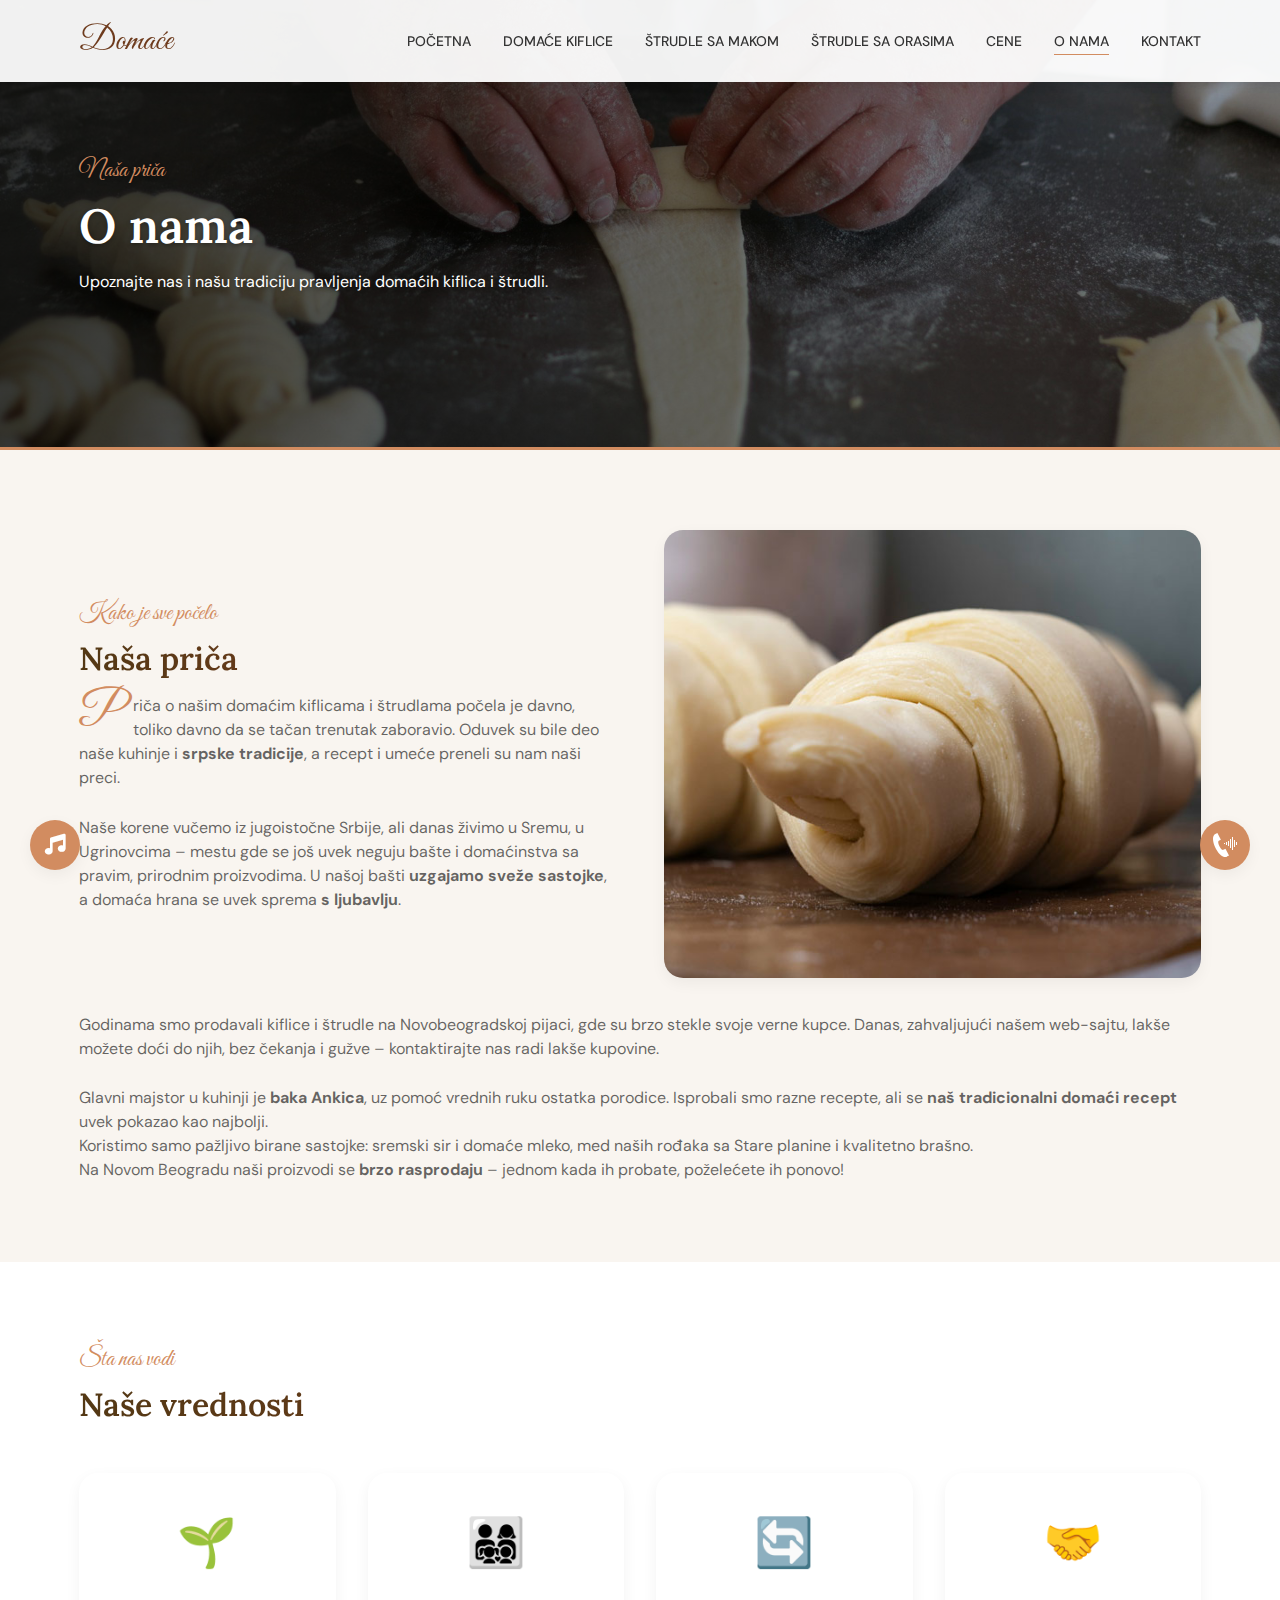
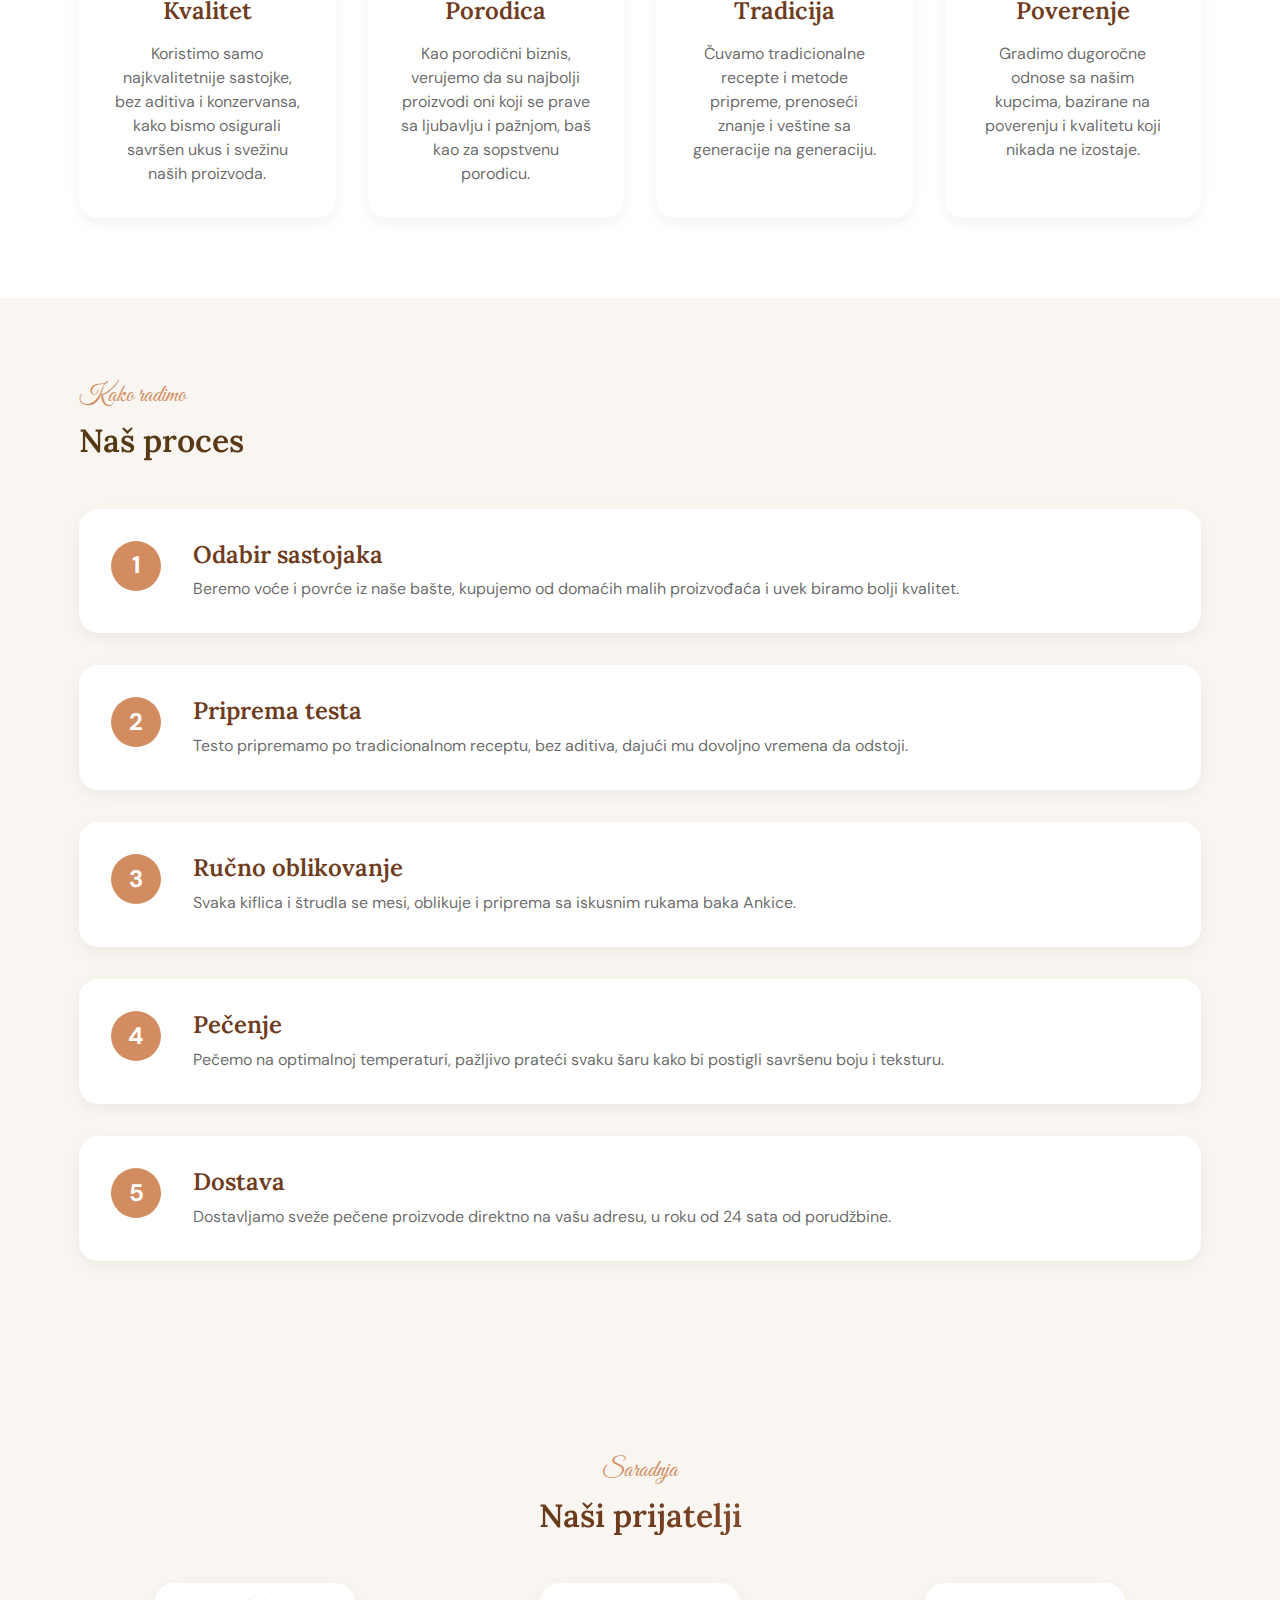
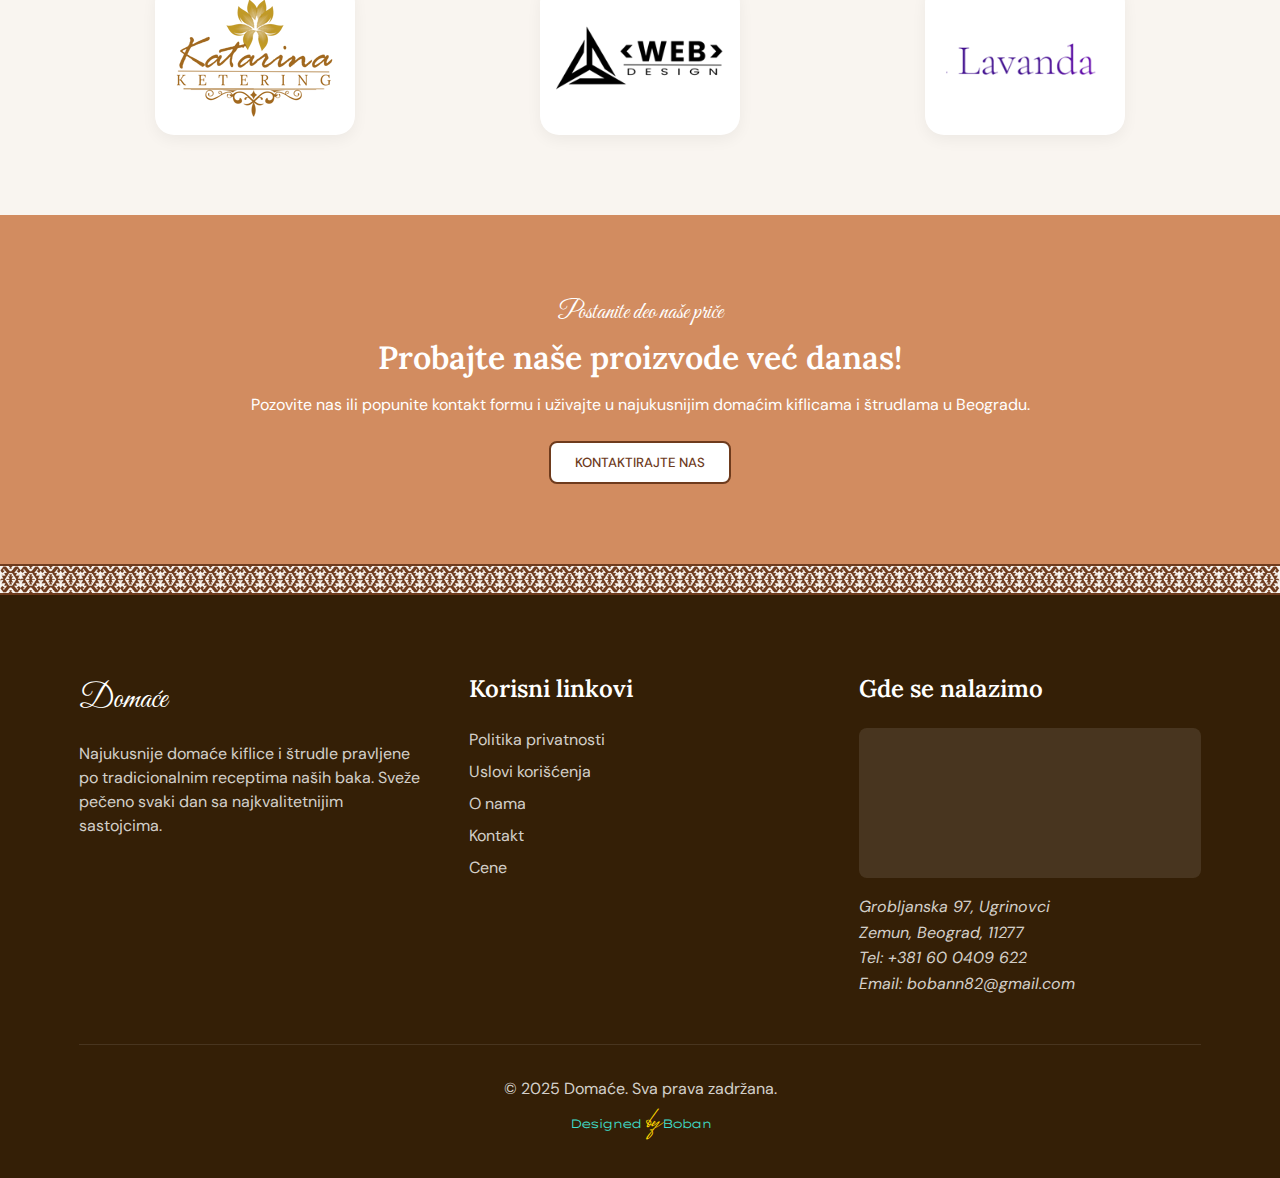
<file: o-nama.html>
<!DOCTYPE html>
<html lang="sr">
<head>
    <meta charset="UTF-8">
    <meta name="viewport" content="width=device-width, initial-scale=1.0">
    <title>Domaće kiflice i štrudle | O nama </title>
    
    <!-- SEO Meta Tags -->
    <meta name="description" content="Saznajte više o nama i našoj tradiciji pravljenja domaćih kiflica i štrudli. Porodični recept koji se prenosi generacijama.">
    <meta name="keywords" content="domaće kiflice, domace kiflice novi beograd, štrudle sa makom, strudla sa makom, štrudla sa orasima, strudla sa orasima, tradicija, porodični recept">
    <meta name="author" content="Domaće">
    <meta name="robots" content="index, follow">
    
    <!-- Canonical URL -->
    <link rel="canonical" href="https://domaca-hrana.com/o-nama">
    
    <!-- Open Graph / Facebook -->
    <meta property="og:type" content="website">
    <meta property="og:url" content="https://domaca-hrana.com/o-nama">
    <meta property="og:title" content="Domaće kiflice i štrudle | O nama">
    <meta property="og:description" content="Saznajte više o nama i našoj tradiciji pravljenja domaćih kiflica i štrudli. Porodični recept koji se prenosi generacijama.">
    <meta property="og:image" content="https://domaca-hrana.com/logos/Domaće-domaća-hrana.jpg">
    
    <!-- Twitter -->
    <meta property="twitter:card" content="summary_large_image">
    <meta property="twitter:url" content="https://domaca-hrana.com/o-nama">
    <meta property="twitter:title" content="Domaće kiflice i štrudle | O nama">
    <meta property="twitter:description" content="Saznajte više o nama i našoj tradiciji pravljenja domaćih kiflica i štrudli. Porodični recept koji se prenosi generacijama.">
    <meta property="twitter:image" content="https://domaca-hrana.com/logos/Domaće-domaća-hrana.jpg">
    
    <!-- Favicon -->
    <link rel="apple-touch-icon" sizes="180x180" href="logos/favicon-domace-logo-180w.png">
    <link rel="icon" type="image/png" sizes="32x32" href="logos/favicon-domace-logo-32w.png">
    <link rel="icon" type="image/png" sizes="16x16" href="logos/favicon-domace-logo-16w.png">
    <link rel="manifest" href="/site.webmanifest">
    
    <!-- Fonts -->
    <link rel="preconnect" href="https://fonts.googleapis.com">
    <link rel="preconnect" href="https://fonts.gstatic.com" crossorigin>
    <link href="https://fonts.googleapis.com/css2?family=Great+Vibes&family=Poppins:wght@300;400;500&family=Raleway:wght@600;700;800&display=swap" rel="stylesheet">
    <!-- Add Google Fonts for Lora and DM Sans -->
<link rel="preconnect" href="https://fonts.googleapis.com">
<link rel="preconnect" href="https://fonts.gstatic.com" crossorigin>
<link href="https://fonts.googleapis.com/css2?family=DM+Sans:wght@400;500;700&family=Great+Vibes&family=Lora:wght@600&display=swap" rel="stylesheet">
    <!-- Font Awesome -->
    <link rel="stylesheet" href="https://cdnjs.cloudflare.com/ajax/libs/font-awesome/6.5.1/css/all.min.css">
    
    <!-- CSS -->
    <link rel="stylesheet" href="styles.css">
    <script type="application/ld+json">
        {
          "@context": "https://schema.org",
          "@type": "Bakery",
          "name": "Domaće - Najukusnije domaće kiflice i štrudle",
          "description": "Specijalizovana hrana sa tradicijom - sveže pečene domaće kiflice i štrudle sa makom i orasima, sa dostavom na kućnu adresu u Beogradu.",
          "url": "https://domaca-hrana.com/",
          "logo": "https://domaca-hrana.com/logos/Domaće-domaća-hrana.jpg",
          "telephone": "+381611476514",
          "address": {
            "@type": "PostalAddress",
            "streetAddress": "Grobljanska 97",
            "addressLocality": "Ugrinovci",
            "addressRegion": "Beograd",
            "postalCode": "11277",
            "addressCountry": "RS"
          },
          "geo": {
            "@type": "GeoCoordinates",
            "latitude": 44.8765,
            "longitude": 20.1876
          },
          "openingHoursSpecification": [
            {
              "@type": "OpeningHoursSpecification",
              "dayOfWeek": ["Monday", "Tuesday", "Wednesday", "Thursday", "Friday"],
              "opens": "08:00",
              "closes": "20:00"
            },
            {
              "@type": "OpeningHoursSpecification",
              "dayOfWeek": "Saturday",
              "opens": "09:00",
              "closes": "17:00"
            },
            {
              "@type": "OpeningHoursSpecification",
              "dayOfWeek": "Sunday",
              "opens": "00:00",
              "closes": "00:00",
              "description": "Zatvoreno"
            }
          ],
          "makesOffer": [
            {
              "@type": "Offer",
              "name": "Dostava na kućnu adresu",
              "description": "Besplatna dostava za porudžbine preko 1500 RSD na teritoriji celog Beograda",
              "areaServed": {
                "@type": "City",
                "name": "Beograd",
                "sameAs": "https://www.wikidata.org/wiki/Q3711"
              },
              "eligibleTransactionVolume": {
                "@type": "PriceSpecification",
                "price": "1500",
                "priceCurrency": "RSD"
              }
            },
            {
              "@type": "Offer",
              "name": "Prodaja na pijaci",
              "description": "Svake subote na pijaci u bloku 44 možete naći naše proizvode i kupiti manje količine",
              "areaServed": {
                "@type": "Place",
                "name": "Pijaca Blok 44, Novi Beograd"
              }
            }
          ],
          "review": [
            {
              "@type": "Review",
              "reviewRating": {
                "@type": "Rating",
                "ratingValue": "5",
                "bestRating": "5"
              },
              "author": {
                "@type": "Person",
                "name": "Marija Petrović"
              },
              "datePublished": "2024-03-15",
              "reviewBody": "Najbolje kiflice koje sam ikada jela! Mekane, sočne i savršeno pečene. Definitivno preporučujem."
            },
            {
              "@type": "Review",
              "reviewRating": {
                "@type": "Rating",
                "ratingValue": "5",
                "bestRating": "5"
              },
              "author": {
                "@type": "Person",
                "name": "Nikola Jovanović"
              },
              "datePublished": "2024-02-20",
              "reviewBody": "Štrudla sa makom je fantastična! Topi se u ustima i ima savršen balans slatkoće. Preporučujem svima!"
            },
            {
              "@type": "Review",
              "reviewRating": {
                "@type": "Rating",
                "ratingValue": "5",
                "bestRating": "5"
              },
              "author": {
                "@type": "Person",
                "name": "Ana Đorđević"
              },
              "datePublished": "2024-01-10",
              "reviewBody": "Redovno naručujem štrudle sa orasima za porodična okupljanja. Svi su oduševljeni ukusom i kvalitetom."
            }
          ],
          "potentialAction": [
            {
              "@type": "OrderAction",
              "target": "https://domaca-hrana.com/narucite"
            },
            {
              "@type": "CommunicateAction",
              "name": "Pozovite nas",
              "target": {
                "@type": "EntryPoint",
                "urlTemplate": "tel:+381600409622",
                "actionPlatform": [
                  "http://schema.org/DesktopWebPlatform",
                  "http://schema.org/MobileWebPlatform"
                ]
              },
              "expectsAcceptanceOf": {
                "@type": "Offer",
                "description": "Pozovite nas za porudžbinu ili informacije"
              }
            }
          ]
        }
        </script>
    
    <!-- Google Tag Manager -->
<script>(function(w,d,s,l,i){w[l]=w[l]||[];w[l].push({'gtm.start':
new Date().getTime(),event:'gtm.js'});var f=d.getElementsByTagName(s)[0],
j=d.createElement(s),dl=l!='dataLayer'?'&l='+l:'';j.async=true;j.src=
'https://www.googletagmanager.com/gtm.js?id='+i+dl;f.parentNode.insertBefore(j,f);
})(window,document,'script','dataLayer','GTM-MJSRD665');</script>
<!-- End Google Tag Manager -->
</head>
<body class="interactive">
    
    <!-- Google Tag Manager (noscript) -->
<noscript><iframe src="https://www.googletagmanager.com/ns.html?id=GTM-MJSRD665"
height="0" width="0" style="display:none;visibility:hidden"></iframe></noscript>
<!-- End Google Tag Manager (noscript) -->
    
    <div id="circle" style="--xpos:0; --ypos:0;"></div>
    <!-- Navigation -->
    <header class="header">
        <div class="container">
            <div class="logo">
                <a href="index.html">Domaće</a>
            </div>
            <nav class="nav">
                <ul class="nav-list">
                    <li class="nav-item"><a href="index.html" class="nav-link">Početna</a></li>
                    <li class="nav-item"><a href="domace-kiflice.html" class="nav-link">Domaće kiflice</a></li>
                    <li class="nav-item"><a href="strudle-sa-makom.html" class="nav-link">Štrudle sa makom</a></li>
                    <li class="nav-item"><a href="strudle-sa-orasima.html" class="nav-link">Štrudle sa orasima</a></li>
                    <li class="nav-item"><a href="cene.html" class="nav-link">Cene</a></li>
                    <li class="nav-item"><a href="o-nama.html" class="nav-link active">O nama</a></li>
                    <li class="nav-item"><a href="kontakt.html" class="nav-link">Kontakt</a></li> 
                </ul>
            </nav>
            <button class="hamburger" aria-label="Meni">
                <span></span>
                <span></span>
                <span></span>
            </button>
        </div>
    </header>

    <!-- Hero Section -->
    <section class="hero" style="height: 50vh;">
        <div class="container">
            <div class="hero-content">
                <span class="subtitle">Naša priča</span>
                <h1>O nama</h1>
                <p>Upoznajte nas i našu tradiciju pravljenja domaćih kiflica i štrudli.</p>
            </div>
        </div>
        <!-- Hero image with picture element for responsive images -->
        <picture>
            <!-- Mobile image: 640x480 -->
            <source media="(max-width: 640px)" srcset="slike/domace-kiflice-domace-640w.jpg">
            <!-- Tablet image: 1024x768 -->
            <source media="(max-width: 1024px)" srcset="slike/domace-kiflice-domace-1024w.jpg">
            <!-- Desktop image: 1920x1080 -->
            <img src="slike/domace-kiflice-domace.jpg" alt="domace kiflice i strudle tradicija porodicni recept" class="hero-image" title="Naša tradicija">
        </picture>
    </section>

    <!-- Our Story Section -->
    <section class="story-section">
        <div class="container">
            <div class="story-content">
                <span class="subtitle">Kako je sve počelo</span>
                <h2>Naša priča</h2>
                    <!-- <p class="first-letter">Priča o našim <strong>domaćim kiflicama i štrudlama</strong> počela je pre više od <strong>25 godina</strong>, 
                        kada je naša baka Milica odlučila da svoje recepte, koji su se prenosili s generacije na generaciju, podeli sa komšilukom. 
                        Ono što je počelo kao mali hobi, ubrzo je preraslo u <strong>porodični posao</strong> koji danas vodi već treća generacija naše porodice.
                    </p>
                <p class="first-letter">Priča o našim <strong>domaćim kiflicama i štrudlama</strong> počela je <strong>jako davno</strong>, 
                    zaboravljeno tačno kada. Kiflice pravimo oduvek, to je deo domaće kuhinje i Srpske tradicije. Recept i isustvo smo 
                    dobili od naših predaka koji su isto to radili. Naše poreklo potiče sa Jugoistočne Srbije. Ali danas živimo u 
                    Sremu, tačnije u Ugrinovcima. Mestu gde i dalje postoje domaće životinje i bašte koje domaćinstva neguju. Mi imamo 
                    našu baštu i naše kvalitetne domaće proizvode. Domaća hrana se sprema konstantno i uvek u našoj kući. 
                    
                    Veći broj godina 
                    kiflice i štrudle prodajemo na Novo Beogradskoj pijaci. To i dalje radimo, ali nismo redovni jer nam websajt omogućava 
                    lakšu prodaju. Zato vam preporučujemo da nas kontaktirate radi lakše kupovine. 
                    
                    Glavni kuvar je baka Ankica, a postoje i pomoćnici. Isprobavali smo razne recepte, ali je naš domaći recept ostao 
                    najbolji.


                    Kupujemo sremski sir i domaće mleko, koristimo med od naših rođaka sa Stare planine, biramo kvaliteno brašno. Na 
                    Novom Beogradu jako brzo rasprodamo naše proizvode jer su postali traženi. 

                </p>
                <p>Svaki proizvod koji izlazi iz naše pekare nosi u sebi <strong>deo porodične tradicije</strong> i ljubavi prema pečenju. 
                    Naša filozofija je jednostavna - koristimo samo <strong>najkvalitetnije sastojke</strong>, bez aditiva i konzervansa, 
                    baš kao što su to radile naše bake.
                </p>
                <p>Danas, naš mali porodični biznis je prerastao u prepoznatljiv brend na teritoriji Beograda, ali i dalje 
                    ostajemo verni našim <strong>tradicionalnim receptima</strong> i načinu pripreme. Svaka kiflica i štrudla se i 
                    dalje pravi <strong>ručno</strong>, sa istom pažnjom i ljubavlju kao i prvog dana.
                </p> -->
                <p class="first-letter">
                    Priča o našim domaćim kiflicama i štrudlama počela je davno, toliko davno da se tačan trenutak zaboravio.  
                    Oduvek su bile deo naše kuhinje i <strong>srpske tradicije</strong>, a recept i umeće preneli su nam naši preci.  
                </p><br>
                <p>
                    Naše korene vučemo iz jugoistočne Srbije, ali danas živimo u Sremu, u Ugrinovcima – mestu gde se još uvek 
                    neguju bašte i domaćinstva sa pravim, prirodnim proizvodima.  
                    U našoj bašti <strong>uzgajamo sveže sastojke</strong>, a domaća hrana se uvek sprema <strong>s ljubavlju</strong>.  
                 </p>



            </div>
            <div class="story-image">
                <!-- Image dimensions: 600x800 -->
                <img loading="lazy" class="interactive-div" src="slike/domaca-hrana-domace-kiflice.jpg" alt="domace kiflice porodicna tradicija" title="Porodična tradicija">
            </div>
        </div>
        <div class="jos-o-nama">
                    <p>
                        Godinama smo prodavali kiflice i štrudle na Novobeogradskoj pijaci, gde su brzo stekle svoje verne kupce.  
                        Danas, zahvaljujući našem web-sajtu, lakše možete doći do njih, bez čekanja i gužve – kontaktirajte nas radi lakše kupovine.  
                    </p><br>
                    <p>
                        Glavni majstor u kuhinji je <strong>baka Ankica</strong>, uz pomoć vrednih ruku ostatka porodice.  
                        Isprobali smo razne recepte, ali se <strong>naš tradicionalni domaći recept</strong> uvek pokazao kao najbolji.  
                    </p>
                    <p>
                        Koristimo samo pažljivo birane sastojke: sremski sir i domaće mleko,  
                        med naših rođaka sa Stare planine i kvalitetno brašno.  
                    </p>
                    <p>
                        Na Novom Beogradu naši proizvodi se <strong>brzo rasprodaju</strong> – jednom kada ih probate, poželećete ih ponovo!  
                    </p> 
        </div>
    </div>
    </section>


    <!-- Values Section -->
    <section class="values-section">
        <div class="container">
            <span class="subtitle">Šta nas vodi</span>
            <h2>Naše vrednosti</h2>
            
            <div class="values-grid ">
                <div class="value-card interactive-div">
                    <div class="value-icon">🌱</div>
                    <h3>Kvalitet</h3>
                    <p>Koristimo samo najkvalitetnije sastojke, bez aditiva i konzervansa, kako bismo osigurali savršen ukus i svežinu naših proizvoda.</p>
                </div>
                
                <div class="value-card interactive-div">
                    <div class="value-icon">👨‍👩‍👧‍👦</div>
                    <h3>Porodica</h3>
                    <p>Kao porodični biznis, verujemo da su najbolji proizvodi oni koji se prave sa ljubavlju i pažnjom, baš kao za sopstvenu porodicu.</p>
                </div>
                
                <div class="value-card interactive-div">
                    <div class="value-icon">🔄</div>
                    <h3>Tradicija</h3>
                    <p>Čuvamo tradicionalne recepte i metode pripreme, prenoseći znanje i veštine sa generacije na generaciju.</p>
                </div>
                
                <div class="value-card interactive-div">
                    <div class="value-icon">🤝</div>
                    <h3>Poverenje</h3>
                    <p>Gradimo dugoročne odnose sa našim kupcima, bazirane na poverenju i kvalitetu koji nikada ne izostaje.</p>
                </div>
            </div>
        </div>
    </section>

    <!-- Team Section -->
    <!-- <section class="team-section">
        <div class="container">
            <span class="subtitle">Ko smo mi</span>
            <h2>Naš tim</h2>
            
            <div class="team-grid">
                <div class="team-member"> -->
                    <!-- Image dimensions: 300x300 -->
                    <!-- <img loading="lazy" src="/placeholder.svg" alt="clan tima domace kiflice" title="Marija Petrović">
                    <h3>Marija Petrović</h3>
                    <p class="member-role">Osnivač & Glavni pekar</p>
                    <p>Marija je nasledila recepte od svoje bake i već 25 godina vodi naš porodični biznis sa istom strašću i posvećenošću.</p>
                </div>
                
                <div class="team-member"> -->
                    <!-- Image dimensions: 300x300 -->
                    <!-- <img loading="lazy" src="/placeholder.svg" alt="clan tima domace kiflice" title="Nikola Petrović">
                    <h3>Nikola Petrović</h3>
                    <p class="member-role">Menadžer & Dostava</p>
                    <p>Nikola se brine da svaka porudžbina stigne na vreme i da naši kupci uvek budu zadovoljni uslugom.</p>
                </div>
                
                <div class="team-member"> -->
                    <!-- Image dimensions: 300x300 -->
                    <!-- <img loading="lazy" src="/placeholder.svg" alt="clan tima domace kiflice" title="Ana Petrović">
                    <h3>Ana Petrović</h3>
                    <p class="member-role">Pekar & Kreativni direktor</p>
                    <p>Ana je zadužena za razvoj novih recepata i održavanje visokog kvaliteta svih naših proizvoda.</p>
                </div>
            </div>
        </div>
    </section> -->
    

    <!-- Process Section -->
    <section class="process-section">
        <div class="container">
            <span class="subtitle">Kako radimo</span>
            <h2>Naš proces</h2>
            
            <div class="process-steps">
                <div class="process-step interactive-div">
                    <div class="step-number">1</div>
                    <div class="step-content">
                        <h3>Odabir sastojaka</h3>
                        <p>Beremo voće i povrće iz naše bašte, kupujemo od domaćih malih proizvođaća i uvek biramo bolji kvalitet.</p>
                        <!-- <p>Svaki dan počinjemo odabirom najsvežijih i najkvalitetnijih sastojaka od proverenih dobavljača.</p> -->
                    </div>
                </div>
                
                <div class="process-step interactive-div">
                    <div class="step-number">2</div>
                    <div class="step-content">
                        <h3>Priprema testa</h3>
                        <p>Testo pripremamo po tradicionalnom receptu, bez aditiva, dajući mu dovoljno vremena da odstoji.</p>
                    </div>
                </div>
                
                <div class="process-step interactive-div">
                    <div class="step-number">3</div>
                    <div class="step-content">
                        <h3>Ručno oblikovanje</h3>
                        <p>Svaka kiflica i štrudla se mesi, oblikuje i priprema sa iskusnim rukama baka Ankice.</p>
                    </div>
                </div>
                
                <div class="process-step interactive-div">
                    <div class="step-number">4</div>
                    <div class="step-content">
                        <h3>Pečenje</h3>
                        <p>Pečemo na optimalnoj temperaturi, pažljivo prateći svaku šaru kako bi postigli savršenu boju i teksturu.</p>
                    </div>
                </div>
                
                <div class="process-step interactive-div">
                    <div class="step-number">5</div>
                    <div class="step-content">
                        <h3>Dostava</h3>
                        <p>Dostavljamo sveže pečene proizvode direktno na vašu adresu, u roku od 24 sata od porudžbine.</p>
                    </div>
                </div>
            </div>
        </div>
    </section>
    <!-- Partners Section -->
    <section class="partners-section">
        <div class="container">
            <span class="subtitle">Saradnja</span>
            <h2>Naši prijatelji</h2>
            
            <div class="partners">
                <a href="https://katarinaketering.com/" class="partner interactive-div" target="_blank" rel="noopener noreferrer">
                    <!-- Image dimensions: 200x100 -->
                    <img loading="lazy" src="logos/katarina-ketering-logo.png" alt="Katarina ketering" title="Katarina ketering">
                </a>
                <a href="https://bobanwebmaker.com/" class="partner interactive-div" target="_blank" rel="noopener noreferrer">
                    <!-- Image dimensions: 200x100 -->
                    <img loading="lazy" src="logos/web-design-Boban-izrada-sajtova-logo.png" alt="Izrada web sajtova" title="Izrada web sajtova">
                </a>
                <a href="https://lavandabeograd.com/" class="partner interactive-div" target="_blank" rel="noopener noreferrer">
                    <!-- Image dimensions: 200x100 -->
                    <img loading="lazy" src="logos/Lavanda.png" alt="Prodaja lavande" title="Prodaja lavande">
                </a>
            </div>
        </div>
    </section>
    <!-- CTA Section -->
    <section class="cta-section">
        <div class="container">
            <div class="cta-content">
                <span class="subtitle">Postanite deo naše priče</span>
                <h2>Probajte naše proizvode već danas!</h2>
                <p>Pozovite nas ili popunite kontakt formu i uživajte u najukusnijim domaćim kiflicama i štrudlama u Beogradu.</p>
                <a href="kontakt.html" class="btn btn-primary">Kontaktirajte nas</a>
            </div>
        </div>
    </section>

    <!-- Footer -->
    <div class="dekor">
        <img loading="lazy" src="slike/domace-iz-srbije-dekoracija.png" alt="domace iz srbije">
    </div>
    <footer class="footer">
        <div class="container">
            <div class="footer-content">
                <div class="footer-column">
                    <div class="footer-logo">Domaće</div>
                    <p>Najukusnije domaće kiflice i štrudle pravljene po tradicionalnim receptima naših baka. Sveže pečeno svaki dan sa najkvalitetnijim sastojcima.</p>
                </div>
                
                <div class="footer-column">
                    <h3>Korisni linkovi</h3>
                    <ul class="footer-links">
                        <li><a href="politika-privatnosti.html">Politika privatnosti</a></li>
                        <li><a href="uslovi-koriscenja.html">Uslovi korišćenja</a></li>
                        <li><a href="o-nama.html">O nama</a></li>
                        <li><a href="kontakt.html">Kontakt</a></li>
                        <li><a href="cene.html">Cene</a></li>
                    </ul>
                </div>
                
                <div class="footer-column">
                    <h3>Gde se nalazimo</h3>
                    <div class="footer-map">
                       <iframe src="https://www.google.com/maps/embed?pb=!1m18!1m12!1m3!1d181102.09061018072!2d20.304029730598383!3d44.82715416401004!2m3!1f0!2f0!3f0!3m2!1i1024!2i768!4f13.1!3m3!1m2!1s0x475a5cef3eb4327d%3A0xea2f2c38a17d639d!2z0JPRgNC-0LHRmdCw0L3RgdC60LAgOTcsIFVncmlub3ZjaSwgU2VyYmlh!5e0!3m2!1sen!2s!4v1741621341998!5m2!1sen!2s" width="100%" height="100%" style="border:0;" allowfullscreen="" loading="lazy" referrerpolicy="no-referrer-when-downgrade"></iframe>
                    </div>
                    <address>
                        Grobljanska 97, Ugrinovci<br>
                        Zemun, Beograd, 11277<br>
                        Tel: <a href="tel:+381600409622" class="trackcall">+381 60 0409 622</a><br>
                        Email: <a href="mailto:bobann82@gmail.com">bobann82@gmail.com</a>
                    </address>
                </div>
            </div>
            
            <div class="copyright">
                <p>&copy; 2025 Domaće. Sva prava zadržana.</p>
                <a href="https://bobanwebmaker.com/"  target="_blank" rel="noopener noreferrer"  class="website-napravio trackbobanweb"><div class="designed11">Designed&nbsp;<span>by</span>&nbsp;Boban</div></a>
            </div>
        </div>
    </footer>
    <!-- Fixed Buttons -->
    <a href="tel:+381600409622" class="call-button trackcall" aria-label="Pozovite nas">
        <svg width="24" height="24" xmlns="http://www.w3.org/2000/svg" fill="white" fill-rule="evenodd" clip-rule="evenodd"><path d="M16 22.621l-3.521-6.795c-.007.004-1.974.97-2.064 1.011-2.24 1.086-6.799-7.82-4.609-8.994l2.082-1.026-3.492-6.817-2.106 1.039c-1.622.845-2.298 2.627-2.289 4.843.027 6.902 6.711 18.013 12.212 18.117.575.011 1.137-.098 1.677-.345.121-.055 2.102-1.029 2.11-1.033zm4-5.621h-1v-13h1v13zm-2-2h-1v-9h1v9zm4-1h-1v-7h1v7zm-6-1h-1v-5h1v5zm-2-1h-1v-3h1v3zm10 0h-1v-3h1v3zm-12-1h-1v-1h1v1z"/></svg>
    </a>
    
    <button class="music-toggle" aria-label="Uključi/isključi muziku">
        <span class="music-icon"><i class="fas fa-music"></i></span>
    </button>

    <!-- JavaScript -->
    <script src="script.js"></script>
    
    
</body>
</html>
</file>
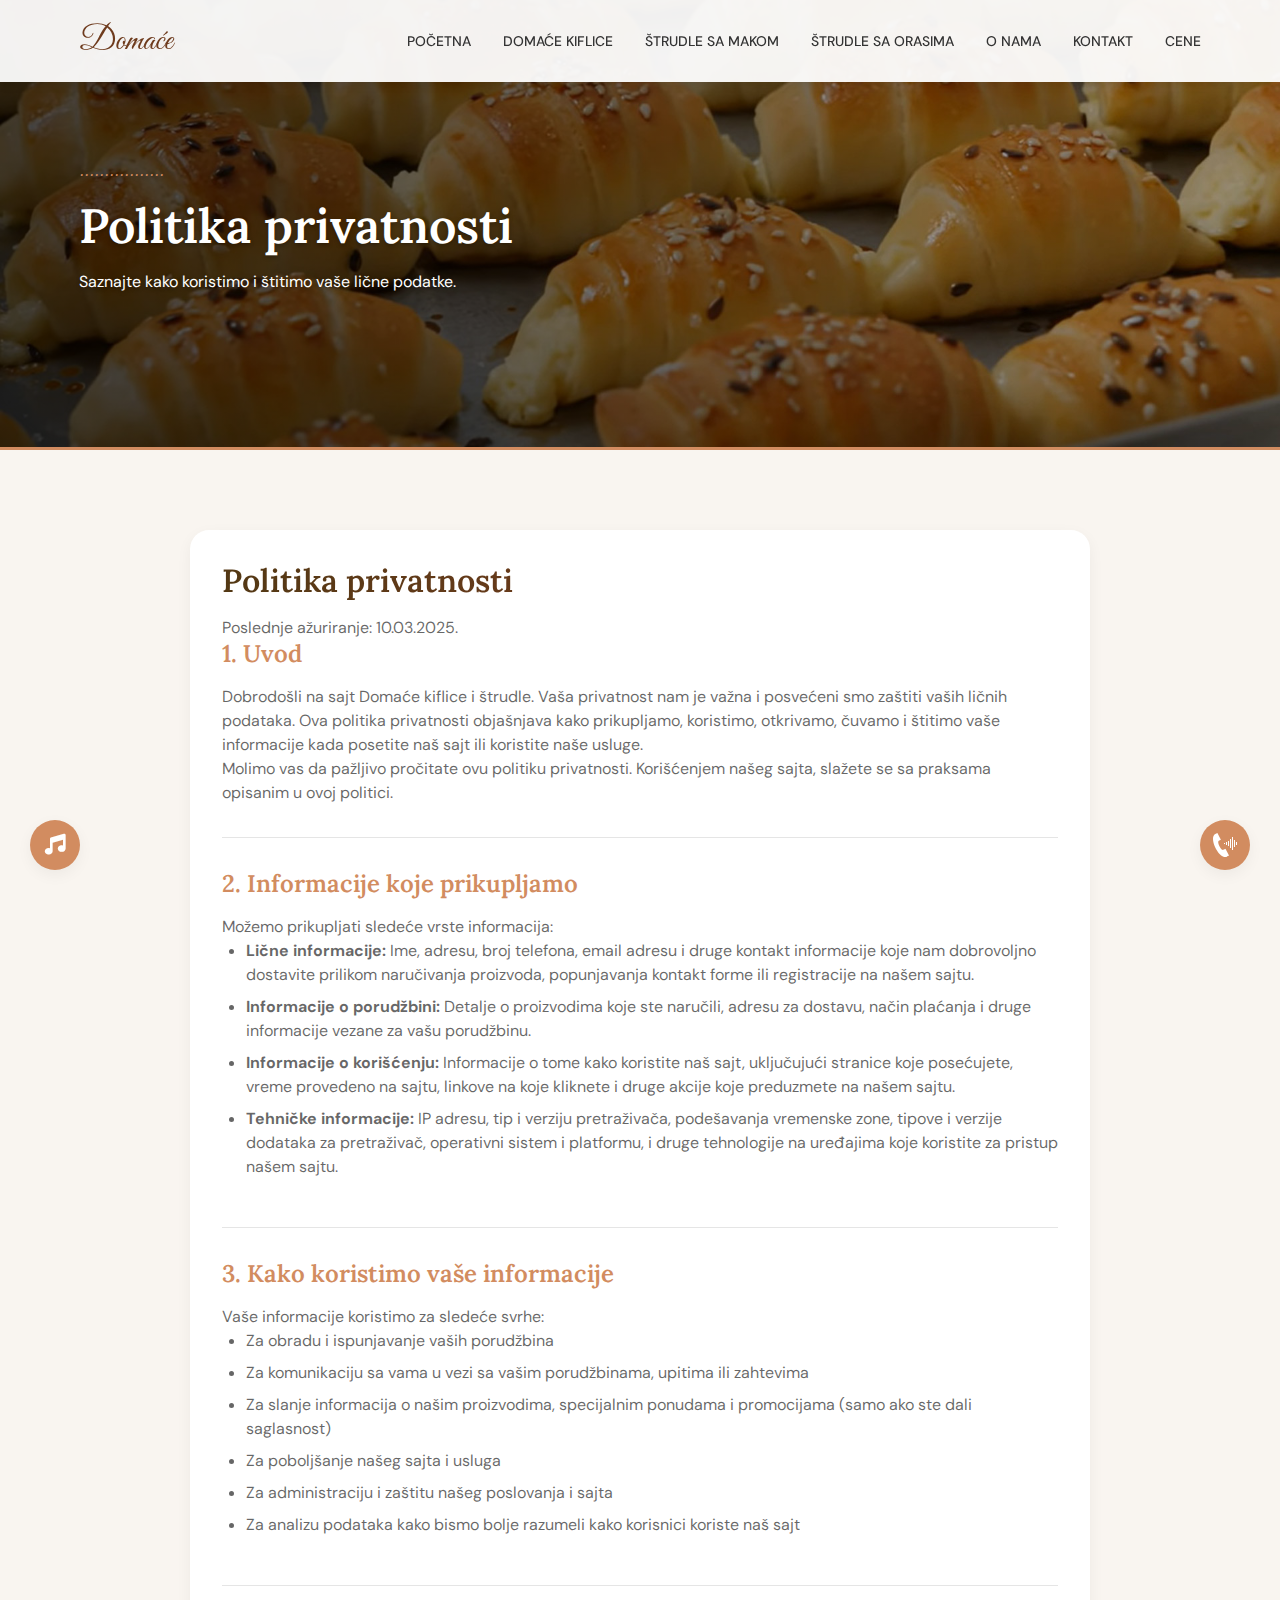
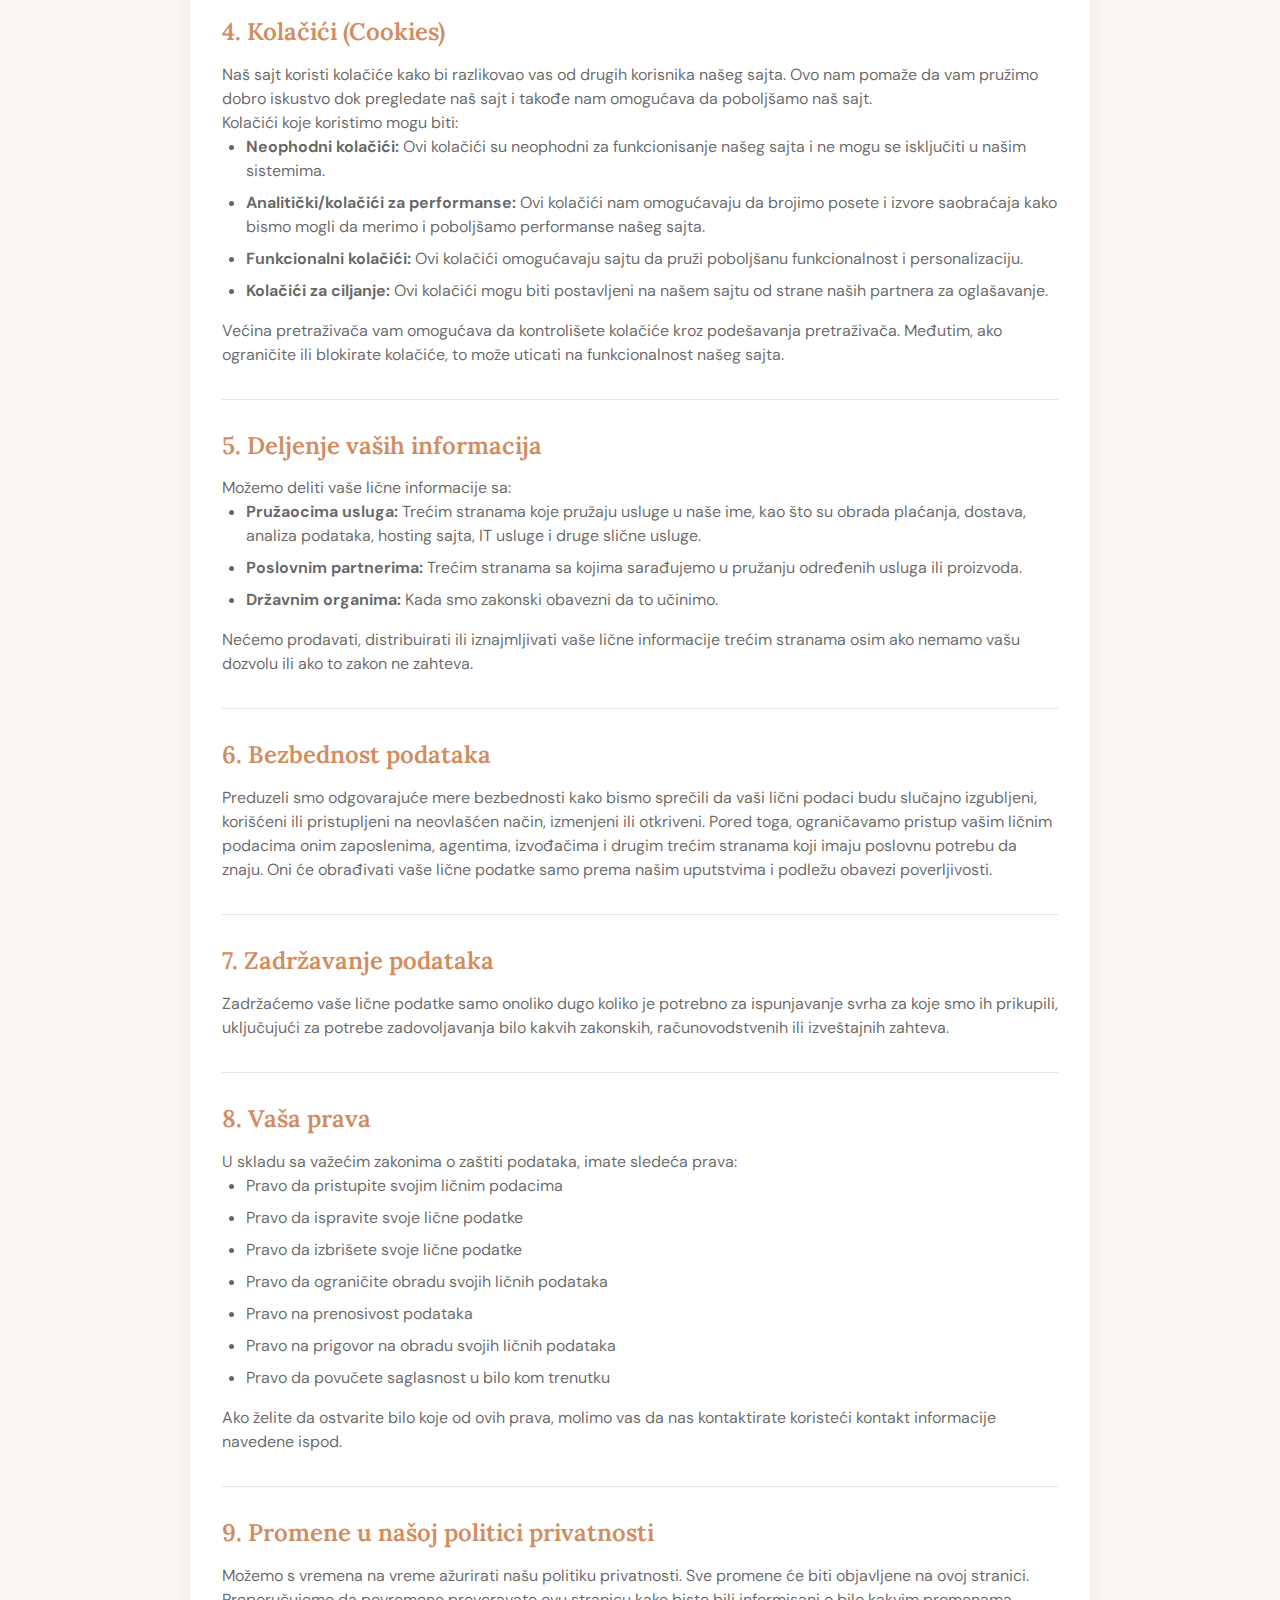
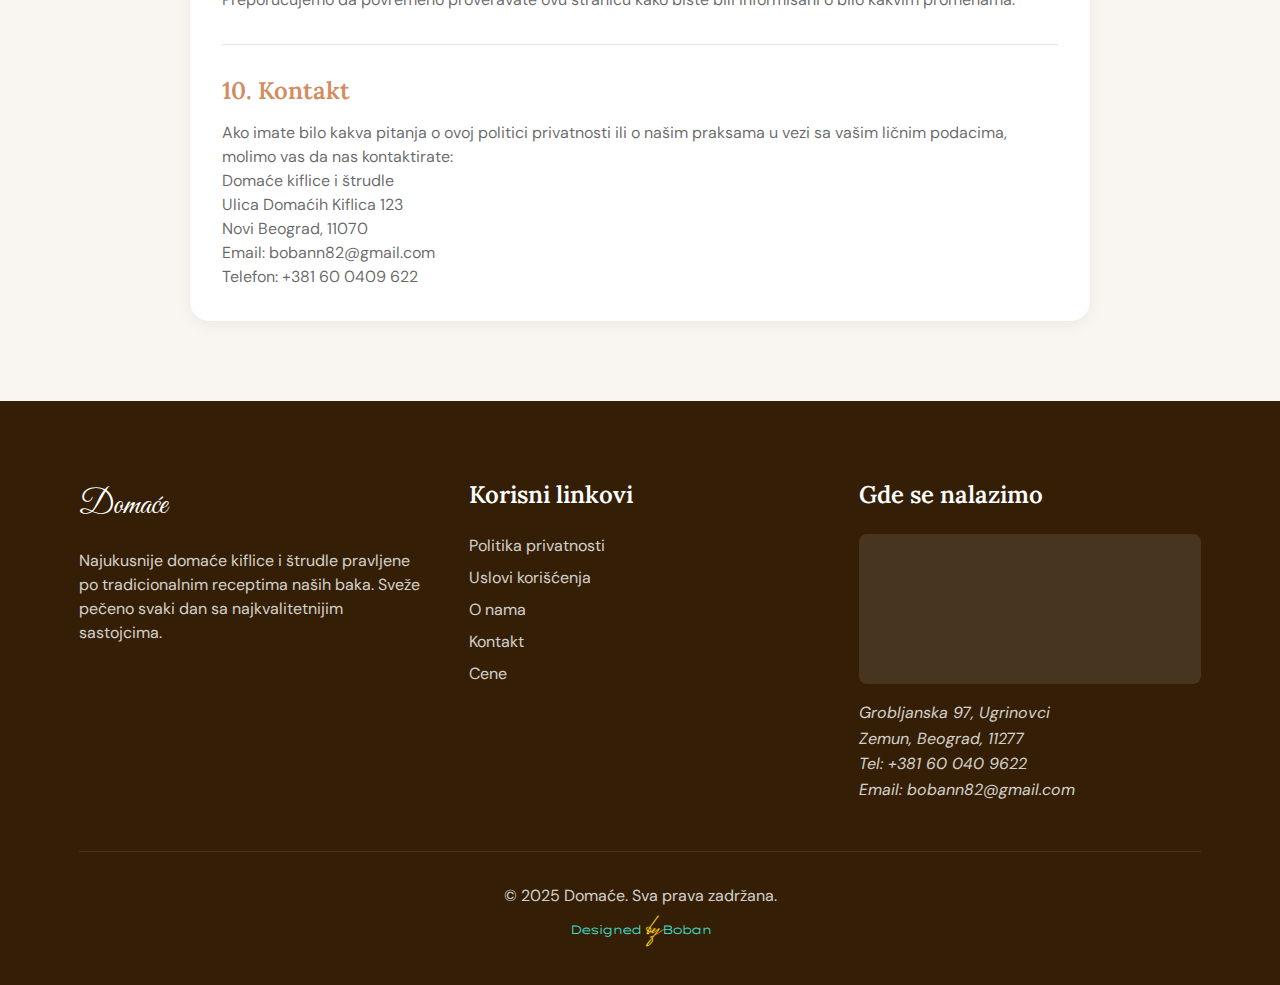
<file: politika-privatnosti.html>
<!DOCTYPE html>
<html lang="sr">
<head>
  <meta charset="UTF-8">
  <meta name="viewport" content="width=device-width, initial-scale=1.0">
  <title>Politika privatnosti | Domaće kiflice i štrudle</title>
  
  <!-- SEO Meta Tags -->
  <meta name="description" content="Politika privatnosti za sajt Domaće kiflice i štrudle. Saznajte kako koristimo i štitimo vaše lične podatke.">
  <meta name="keywords" content="politika privatnosti, zaštita podataka, domaće kiflice, štrudle sa makom, štrudle sa orasima">
  <meta name="author" content="Domaće">
  <meta name="robots" content="index, follow">
  
  <!-- Canonical URL -->
  <link rel="canonical" href="https://domaca-hrana.com/politika-privatnosti">
  
  <!-- Favicon -->
  <link rel="apple-touch-icon" sizes="180x180" href="logos/favicon-domace-logo-180w.png">
  <link rel="icon" type="image/png" sizes="32x32" href="logos/favicon-domace-logo-32w.png">
  <link rel="icon" type="image/png" sizes="16x16" href="logos/favicon-domace-logo-16w.png">
  <link rel="manifest" href="/site.webmanifest">
  
  <!-- Fonts -->
  <link rel="preconnect" href="https://fonts.googleapis.com">
  <link rel="preconnect" href="https://fonts.gstatic.com" crossorigin>
  <link href="https://fonts.googleapis.com/css2?family=Great+Vibes&family=Poppins:wght@300;400;500&family=Raleway:wght@600;700;800&display=swap" rel="stylesheet">
  <link rel="preconnect" href="https://fonts.googleapis.com">
<link rel="preconnect" href="https://fonts.gstatic.com" crossorigin>
<link href="https://fonts.googleapis.com/css2?family=DM+Sans:wght@400;500;700&family=Great+Vibes&family=Lora:wght@600&display=swap" rel="stylesheet">
  <!-- CSS -->
  <link rel="stylesheet" href="styles.css">
      <!-- Font Awesome -->
    <link rel="stylesheet" href="https://cdnjs.cloudflare.com/ajax/libs/font-awesome/6.5.1/css/all.min.css">
    
    <!-- Google Tag Manager -->
<script>(function(w,d,s,l,i){w[l]=w[l]||[];w[l].push({'gtm.start':
new Date().getTime(),event:'gtm.js'});var f=d.getElementsByTagName(s)[0],
j=d.createElement(s),dl=l!='dataLayer'?'&l='+l:'';j.async=true;j.src=
'https://www.googletagmanager.com/gtm.js?id='+i+dl;f.parentNode.insertBefore(j,f);
})(window,document,'script','dataLayer','GTM-MJSRD665');</script>
<!-- End Google Tag Manager -->
</head>
<body>
    
    <!-- Google Tag Manager (noscript) -->
<noscript><iframe src="https://www.googletagmanager.com/ns.html?id=GTM-MJSRD665"
height="0" width="0" style="display:none;visibility:hidden"></iframe></noscript>
<!-- End Google Tag Manager (noscript) -->
    
  <!-- Navigation -->
  <header class="header">
      <div class="container">
          <div class="logo">
              <a href="index.html">Domaće</a>
          </div>
          <nav class="nav">
              <ul class="nav-list">
                  <li class="nav-item"><a href="index.html" class="nav-link">Početna</a></li>
                  <li class="nav-item"><a href="domace-kiflice.html" class="nav-link">Domaće kiflice</a></li>
                  <li class="nav-item"><a href="strudle-sa-makom.html" class="nav-link">Štrudle sa makom</a></li>
                  <li class="nav-item"><a href="strudle-sa-orasima.html" class="nav-link">Štrudle sa orasima</a></li>
                  <li class="nav-item"><a href="o-nama.html" class="nav-link">O nama</a></li>
                  <li class="nav-item"><a href="kontakt.html" class="nav-link">Kontakt</a></li>
                  <li class="nav-item"><a href="cene.html" class="nav-link">Cene</a></li>
              </ul>
          </nav>
          <button class="hamburger" aria-label="Meni">
              <span></span>
              <span></span>
              <span></span>
          </button>
      </div>
  </header>

  <!-- Hero Section -->
  <section class="hero" style="height: 50vh;">
      <div class="container">
          <div class="hero-content">
              <span class="subtitle">.................</span>
              <h1>Politika privatnosti</h1>
              <p>Saznajte kako koristimo i štitimo vaše lične podatke.</p>
          </div>
      </div>
      <!-- Hero image is in HTML as requested -->
      <!-- Image dimensions: 1920x1080 -->
      <img src="slike/domace-kiflice-domace-kiflice.jpg" alt="politika privatnosti domace kiflice" class="hero-image" title="Politika privatnosti">
  </section>

  <!-- Privacy Policy Content -->
  <section class="legal-content">
      <div class="container">
          <div class="legal-text">
              <h2>Politika privatnosti</h2>
              <p>Poslednje ažuriranje: 10.03.2025.</p>
              
              <div class="legal-section">
                  <h3>1. Uvod</h3>
                  <p>Dobrodošli na sajt Domaće kiflice i štrudle. Vaša privatnost nam je važna i posvećeni smo zaštiti vaših ličnih podataka. Ova politika privatnosti objašnjava kako prikupljamo, koristimo, otkrivamo, čuvamo i štitimo vaše informacije kada posetite naš sajt ili koristite naše usluge.</p>
                  <p>Molimo vas da pažljivo pročitate ovu politiku privatnosti. Korišćenjem našeg sajta, slažete se sa praksama opisanim u ovoj politici.</p>
              </div>
              
              <div class="legal-section">
                  <h3>2. Informacije koje prikupljamo</h3>
                  <p>Možemo prikupljati sledeće vrste informacija:</p>
                  <ul>
                      <li><strong>Lične informacije:</strong> Ime, adresu, broj telefona, email adresu i druge kontakt informacije koje nam dobrovoljno dostavite prilikom naručivanja proizvoda, popunjavanja kontakt forme ili registracije na našem sajtu.</li>
                      <li><strong>Informacije o porudžbini:</strong> Detalje o proizvodima koje ste naručili, adresu za dostavu, način plaćanja i druge informacije vezane za vašu porudžbinu.</li>
                      <li><strong>Informacije o korišćenju:</strong> Informacije o tome kako koristite naš sajt, uključujući stranice koje posećujete, vreme provedeno na sajtu, linkove na koje kliknete i druge akcije koje preduzmete na našem sajtu.</li>
                      <li><strong>Tehničke informacije:</strong> IP adresu, tip i verziju pretraživača, podešavanja vremenske zone, tipove i verzije dodataka za pretraživač, operativni sistem i platformu, i druge tehnologije na uređajima koje koristite za pristup našem sajtu.</li>
                  </ul>
              </div>
              
              <div class="legal-section">
                  <h3>3. Kako koristimo vaše informacije</h3>
                  <p>Vaše informacije koristimo za sledeće svrhe:</p>
                  <ul>
                      <li>Za obradu i ispunjavanje vaših porudžbina</li>
                      <li>Za komunikaciju sa vama u vezi sa vašim porudžbinama, upitima ili zahtevima</li>
                      <li>Za slanje informacija o našim proizvodima, specijalnim ponudama i promocijama (samo ako ste dali saglasnost)</li>
                      <li>Za poboljšanje našeg sajta i usluga</li>
                      <li>Za administraciju i zaštitu našeg poslovanja i sajta</li>
                      <li>Za analizu podataka kako bismo bolje razumeli kako korisnici koriste naš sajt</li>
                  </ul>
              </div>
              
              <div class="legal-section">
                  <h3>4. Kolačići (Cookies)</h3>
                  <p>Naš sajt koristi kolačiće kako bi razlikovao vas od drugih korisnika našeg sajta. Ovo nam pomaže da vam pružimo dobro iskustvo dok pregledate naš sajt i takođe nam omogućava da poboljšamo naš sajt.</p>
                  <p>Kolačići koje koristimo mogu biti:</p>
                  <ul>
                      <li><strong>Neophodni kolačići:</strong> Ovi kolačići su neophodni za funkcionisanje našeg sajta i ne mogu se isključiti u našim sistemima.</li>
                      <li><strong>Analitički/kolačići za performanse:</strong> Ovi kolačići nam omogućavaju da brojimo posete i izvore saobraćaja kako bismo mogli da merimo i poboljšamo performanse našeg sajta.</li>
                      <li><strong>Funkcionalni kolačići:</strong> Ovi kolačići omogućavaju sajtu da pruži poboljšanu funkcionalnost i personalizaciju.</li>
                      <li><strong>Kolačići za ciljanje:</strong> Ovi kolačići mogu biti postavljeni na našem sajtu od strane naših partnera za oglašavanje.</li>
                  </ul>
                  <p>Većina pretraživača vam omogućava da kontrolišete kolačiće kroz podešavanja pretraživača. Međutim, ako ograničite ili blokirate kolačiće, to može uticati na funkcionalnost našeg sajta.</p>
              </div>
              
              <div class="legal-section">
                  <h3>5. Deljenje vaših informacija</h3>
                  <p>Možemo deliti vaše lične informacije sa:</p>
                  <ul>
                      <li><strong>Pružaocima usluga:</strong> Trećim stranama koje pružaju usluge u naše ime, kao što su obrada plaćanja, dostava, analiza podataka, hosting sajta, IT usluge i druge slične usluge.</li>
                      <li><strong>Poslovnim partnerima:</strong> Trećim stranama sa kojima sarađujemo u pružanju određenih usluga ili proizvoda.</li>
                      <li><strong>Državnim organima:</strong> Kada smo zakonski obavezni da to učinimo.</li>
                  </ul>
                  <p>Nećemo prodavati, distribuirati ili iznajmljivati vaše lične informacije trećim stranama osim ako nemamo vašu dozvolu ili ako to zakon ne zahteva.</p>
              </div>
              
              <div class="legal-section">
                  <h3>6. Bezbednost podataka</h3>
                  <p>Preduzeli smo odgovarajuće mere bezbednosti kako bismo sprečili da vaši lični podaci budu slučajno izgubljeni, korišćeni ili pristupljeni na neovlašćen način, izmenjeni ili otkriveni. Pored toga, ograničavamo pristup vašim ličnim podacima onim zaposlenima, agentima, izvođačima i drugim trećim stranama koji imaju poslovnu potrebu da znaju. Oni će obrađivati vaše lične podatke samo prema našim uputstvima i podležu obavezi poverljivosti.</p>
              </div>
              
              <div class="legal-section">
                  <h3>7. Zadržavanje podataka</h3>
                  <p>Zadržaćemo vaše lične podatke samo onoliko dugo koliko je potrebno za ispunjavanje svrha za koje smo ih prikupili, uključujući za potrebe zadovoljavanja bilo kakvih zakonskih, računovodstvenih ili izveštajnih zahteva.</p>
              </div>
              
              <div class="legal-section">
                  <h3>8. Vaša prava</h3>
                  <p>U skladu sa važećim zakonima o zaštiti podataka, imate sledeća prava:</p>
                  <ul>
                      <li>Pravo da pristupite svojim ličnim podacima</li>
                      <li>Pravo da ispravite svoje lične podatke</li>
                      <li>Pravo da izbrišete svoje lične podatke</li>
                      <li>Pravo da ograničite obradu svojih ličnih podataka</li>
                      <li>Pravo na prenosivost podataka</li>
                      <li>Pravo na prigovor na obradu svojih ličnih podataka</li>
                      <li>Pravo da povučete saglasnost u bilo kom trenutku</li>
                  </ul>
                  <p>Ako želite da ostvarite bilo koje od ovih prava, molimo vas da nas kontaktirate koristeći kontakt informacije navedene ispod.</p>
              </div>
              
              <div class="legal-section">
                  <h3>9. Promene u našoj politici privatnosti</h3>
                  <p>Možemo s vremena na vreme ažurirati našu politiku privatnosti. Sve promene će biti objavljene na ovoj stranici. Preporučujemo da povremeno proveravate ovu stranicu kako biste bili informisani o bilo kakvim promenama.</p>
              </div>
              
              <div class="legal-section">
                  <h3>10. Kontakt</h3>
                  <p>Ako imate bilo kakva pitanja o ovoj politici privatnosti ili o našim praksama u vezi sa vašim ličnim podacima, molimo vas da nas kontaktirate:</p>
                  <p>
                      Domaće kiflice i štrudle<br>
                      Ulica Domaćih Kiflica 123<br>
                      Novi Beograd, 11070<br>
                      Email: <a href="mailto:bobann82@gmail.com">bobann82@gmail.com</a><br>
                      Telefon: <a href="tel:+381601234567" class="trackcall">+381 60 0409 622</a>
                  </p>
              </div>
          </div>
      </div>
  </section>

  <!-- Footer -->
    <footer class="footer">
        <div class="container">
            <div class="footer-content">
                <div class="footer-column">
                    <div class="footer-logo">Domaće</div>
                    <p>Najukusnije domaće kiflice i štrudle pravljene po tradicionalnim receptima naših baka. Sveže pečeno svaki dan sa najkvalitetnijim sastojcima.</p>
                </div>
                
                <div class="footer-column">
                    <h3>Korisni linkovi</h3>
                    <ul class="footer-links">
                        <li><a href="politika-privatnosti.html">Politika privatnosti</a></li>
                        <li><a href="uslovi-koriscenja.html">Uslovi korišćenja</a></li>
                        <li><a href="o-nama.html">O nama</a></li>
                        <li><a href="kontakt.html">Kontakt</a></li>
                        <li><a href="cene.html">Cene</a></li>
                    </ul>
                </div>
                
                <div class="footer-column">
                    <h3>Gde se nalazimo</h3>
                    <div class="footer-map">
                       <iframe src="https://www.google.com/maps/embed?pb=!1m18!1m12!1m3!1d181102.09061018072!2d20.304029730598383!3d44.82715416401004!2m3!1f0!2f0!3f0!3m2!1i1024!2i768!4f13.1!3m3!1m2!1s0x475a5cef3eb4327d%3A0xea2f2c38a17d639d!2z0JPRgNC-0LHRmdCw0L3RgdC60LAgOTcsIFVncmlub3ZjaSwgU2VyYmlh!5e0!3m2!1sen!2s!4v1741621341998!5m2!1sen!2s" width="100%" height="100%" style="border:0;" allowfullscreen="" loading="lazy" referrerpolicy="no-referrer-when-downgrade"></iframe>
                    </div>
                    <address>
                        Grobljanska 97, Ugrinovci<br>
                        Zemun, Beograd, 11277<br>
                        Tel: <a href="tel:+381600409622" class="trackcall">+381 60 040 9622</a><br>
                        Email: <a href="mailto:bobann82@gmail.com">bobann82@gmail.com</a>
                    </address>
                </div>
            </div>
            
            <div class="copyright">
                <p>&copy; 2025 Domaće. Sva prava zadržana.</p>
                <a href="https://bobanwebmaker.com/"  target="_blank" rel="noopener noreferrer"  class="website-napravio trackbobanweb"><div class="designed11">Designed&nbsp;<span>by</span>&nbsp;Boban</div></a>
            </div>
        </div>
    </footer>

    <!-- Fixed Buttons -->
    <a href="tel:+381600409622" class="call-button trackcall" aria-label="Pozovite nas">
        <svg width="24" height="24" xmlns="http://www.w3.org/2000/svg" fill="white" fill-rule="evenodd" clip-rule="evenodd"><path d="M16 22.621l-3.521-6.795c-.007.004-1.974.97-2.064 1.011-2.24 1.086-6.799-7.82-4.609-8.994l2.082-1.026-3.492-6.817-2.106 1.039c-1.622.845-2.298 2.627-2.289 4.843.027 6.902 6.711 18.013 12.212 18.117.575.011 1.137-.098 1.677-.345.121-.055 2.102-1.029 2.11-1.033zm4-5.621h-1v-13h1v13zm-2-2h-1v-9h1v9zm4-1h-1v-7h1v7zm-6-1h-1v-5h1v5zm-2-1h-1v-3h1v3zm10 0h-1v-3h1v3zm-12-1h-1v-1h1v1z"/></svg>
    </a>
    
    <button class="music-toggle" aria-label="Uključi/isključi muziku">
        <span class="music-icon"><i class="fas fa-music"></i></span>
    </button>

  <!-- JavaScript -->
  <script src="script.js"></script>
</body>
</html>
</file>
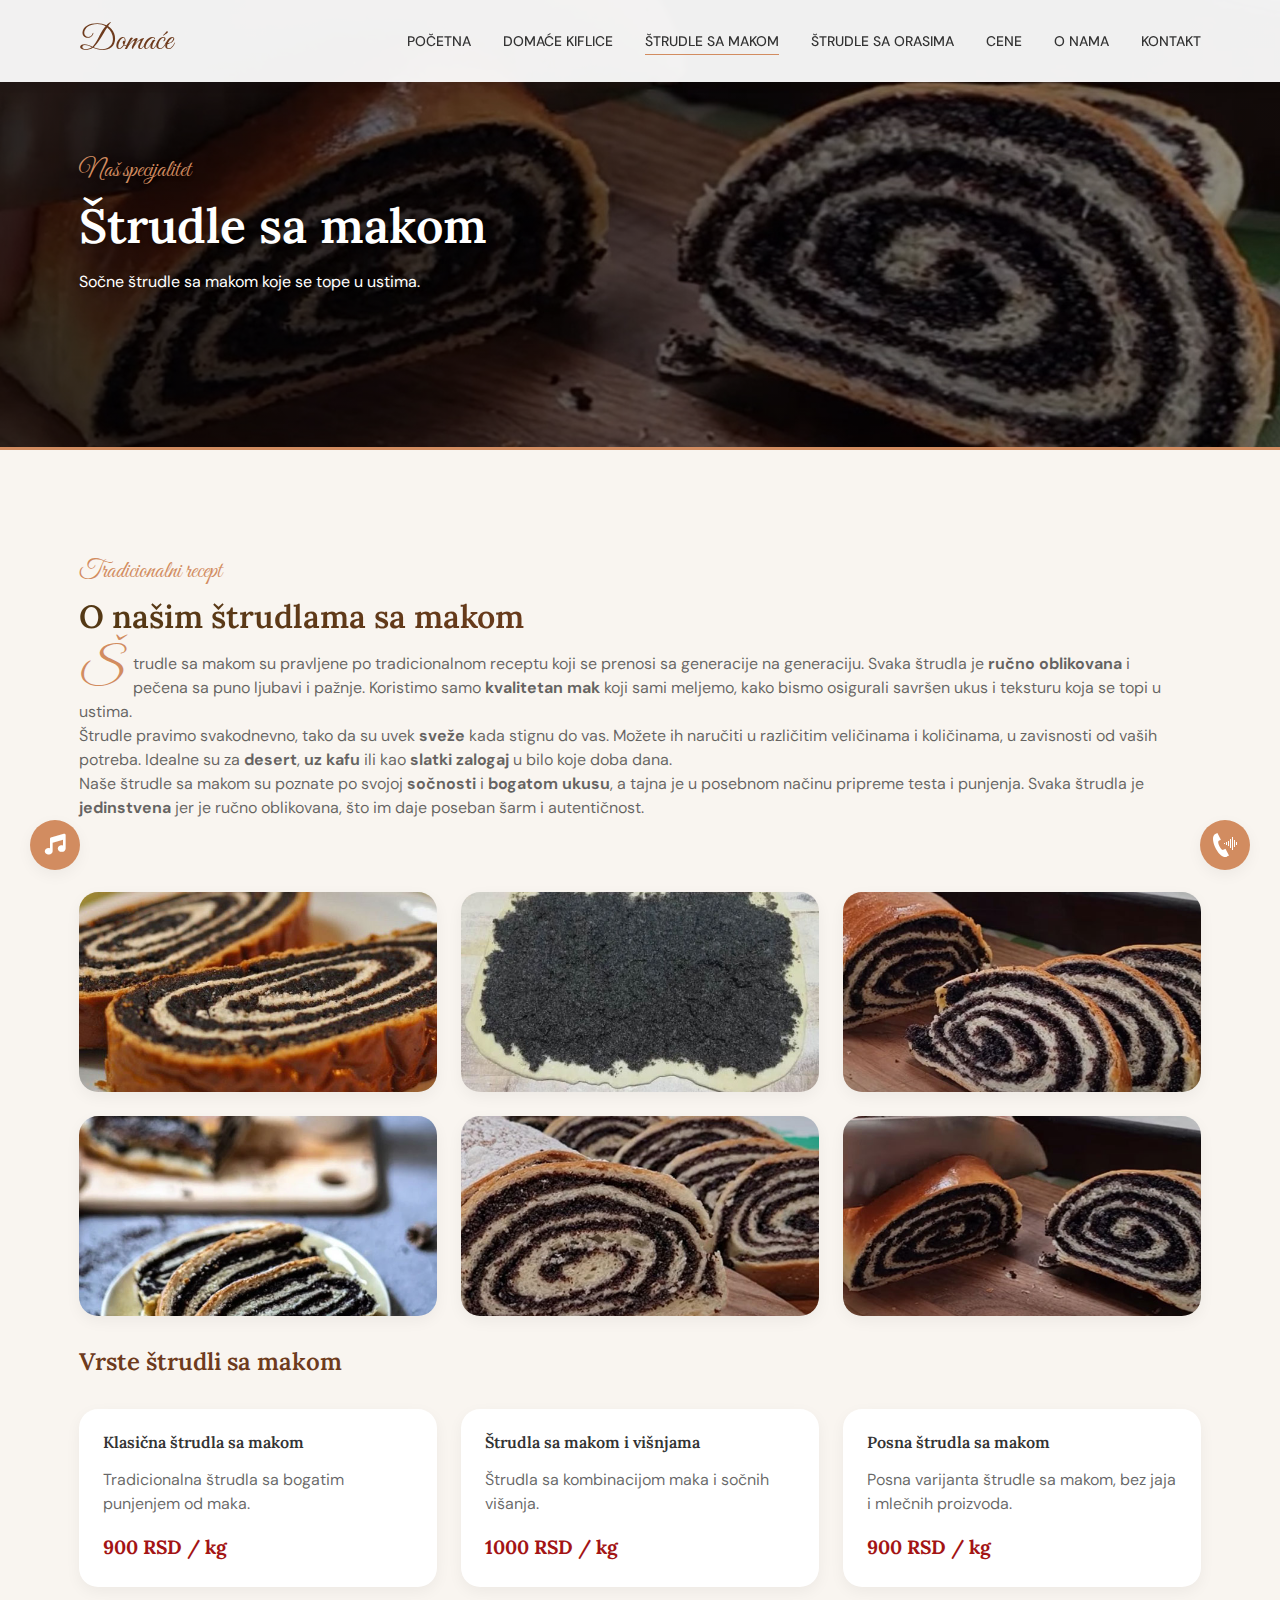
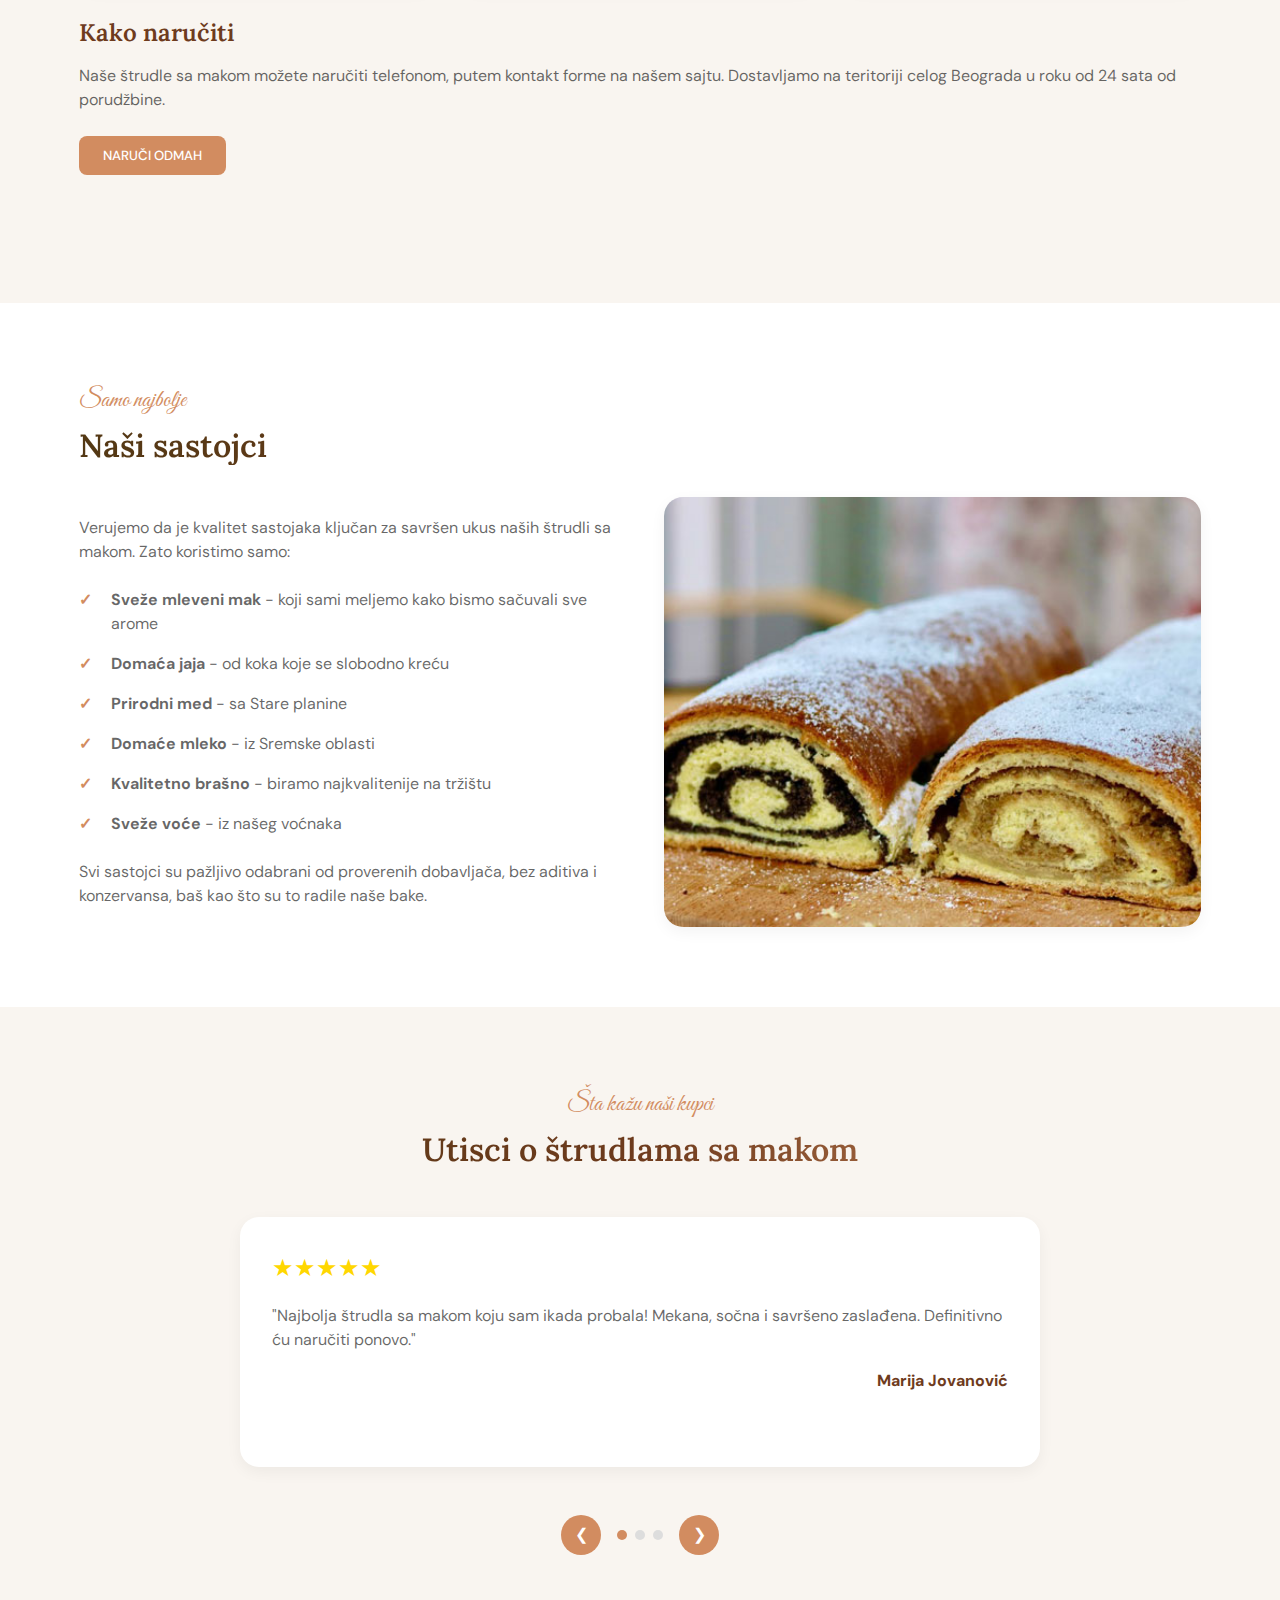
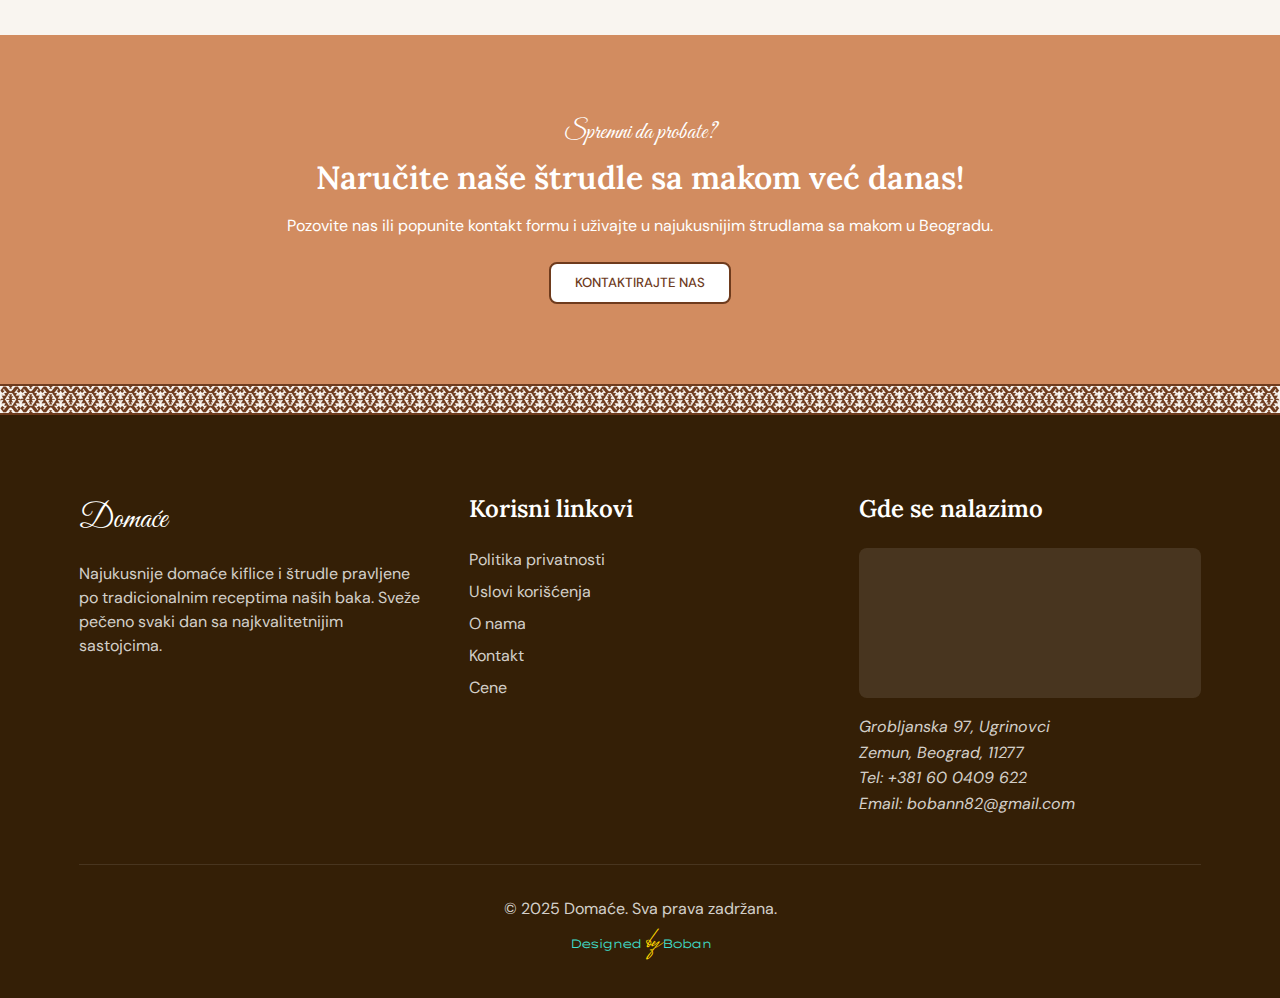
<file: strudle-sa-makom.html>
<!DOCTYPE html>
<html lang="sr">
<head>
  <meta charset="UTF-8">
  <meta name="viewport" content="width=device-width, initial-scale=1.0">
  <title>Štrudle sa makom - Beograd | Domaća hrana</title>
  
  <!-- SEO Meta Tags -->
  <meta name="description" content="Najmekše štrudle sa makom pravljene po tradicionalnom receptu. Sveže pečeno svaki dan sa dostavom na kućnu adresu u Beogradu.">
  <meta name="keywords" content="štrudle sa makom, strudla sa makom, najmeksa strudla sa makom, strudla sa makom cena, domaća strudla sa makom">
  <meta name="author" content="Domaće">
  <meta name="robots" content="index, follow">
  
  <!-- Canonical URL -->
  <link rel="canonical" href="https://domaca-hrana.com/strudle-sa-makom">
  
  <!-- Open Graph / Facebook -->
  <meta property="og:type" content="website">
  <meta property="og:url" content="https://domaca-hrana.com/strudle-sa-makom">
  <meta property="og:title" content="Štrudle sa makom - Beograd | Domaća hrana">
  <meta property="og:description" content="Najmekše štrudle sa makom pravljene po tradicionalnom receptu. Sveže pečeno svaki dan sa dostavom na kućnu adresu u Beogradu.">
  <meta property="og:image" content="https://domaca-hrana.com/logos/Domaće-domaća-hrana.jpg">
  
  <!-- Twitter -->
  <meta property="twitter:card" content="summary_large_image">
  <meta property="twitter:url" content="https://domaca-hrana.com/strudle-sa-makom">
  <meta property="twitter:title" content="Štrudle sa makom - Beograd | Domaća hrana">
  <meta property="twitter:description" content="Najmekše štrudle sa makom pravljene po tradicionalnom receptu. Sveže pečeno svaki dan sa dostavom na kućnu adresu u Beogradu.">
  <meta property="twitter:image" content="https://domaca-hrana.com/logos/Domaće-domaća-hrana.jpg">
  
  <!-- Favicon -->
  <link rel="apple-touch-icon" sizes="180x180" href="logos/favicon-domace-logo-180w.png">
  <link rel="icon" type="image/png" sizes="32x32" href="logos/favicon-domace-logo-32w.png">
  <link rel="icon" type="image/png" sizes="16x16" href="logos/favicon-domace-logo-16w.png">
  <link rel="manifest" href="/site.webmanifest">
  
  <!-- Fonts -->
  <link rel="preconnect" href="https://fonts.googleapis.com">
  <link rel="preconnect" href="https://fonts.gstatic.com" crossorigin>
  <link href="https://fonts.googleapis.com/css2?family=Great+Vibes&family=Poppins:wght@300;400;500&family=Raleway:wght@600;700;800&display=swap" rel="stylesheet">
  <!-- Add Google Fonts for Lora and DM Sans -->
<link rel="preconnect" href="https://fonts.googleapis.com">
<link rel="preconnect" href="https://fonts.gstatic.com" crossorigin>
<link href="https://fonts.googleapis.com/css2?family=DM+Sans:wght@400;500;700&family=Great+Vibes&family=Lora:wght@600&display=swap" rel="stylesheet">
    <!-- Font Awesome -->
    <link rel="stylesheet" href="https://cdnjs.cloudflare.com/ajax/libs/font-awesome/6.5.1/css/all.min.css">
  
  <!-- CSS -->
  <link rel="stylesheet" href="styles.css">
  <script type="application/ld+json">
    {
      "@context": "https://schema.org",
      "@type": "Bakery",
      "name": "Domaće - Najukusnije domaće kiflice i štrudle",
      "description": "Specijalizovana hrana sa tradicijom - sveže pečene domaće kiflice i štrudle sa makom i orasima, sa dostavom na kućnu adresu u Beogradu.",
      "url": "https://domaca-hrana.com/",
      "logo": "https://domaca-hrana.com/logos/Domaće-domaća-hrana.jpg",
      "telephone": "+381611476514",
      "address": {
        "@type": "PostalAddress",
        "streetAddress": "Grobljanska 97",
        "addressLocality": "Ugrinovci",
        "addressRegion": "Beograd",
        "postalCode": "11277",
        "addressCountry": "RS"
      },
      "geo": {
        "@type": "GeoCoordinates",
        "latitude": 44.8765,
        "longitude": 20.1876
      },
      "openingHoursSpecification": [
        {
          "@type": "OpeningHoursSpecification",
          "dayOfWeek": ["Monday", "Tuesday", "Wednesday", "Thursday", "Friday"],
          "opens": "08:00",
          "closes": "20:00"
        },
        {
          "@type": "OpeningHoursSpecification",
          "dayOfWeek": "Saturday",
          "opens": "09:00",
          "closes": "17:00"
        },
        {
          "@type": "OpeningHoursSpecification",
          "dayOfWeek": "Sunday",
          "opens": "00:00",
          "closes": "00:00",
          "description": "Zatvoreno"
        }
      ],
      "priceRange": "1000din",
          "servesCuisine": "Tradicionalna srpska kuhinja",
      "hasOfferCatalog": {
        "@type": "OfferCatalog",
        "name": "Bakery Products",
        "itemListElement": [
          
          {
            "@type": "OfferCatalog",
            "name": "Štrudle sa makom",
            "itemListElement": [
              {
                "@type": "Offer",
                "itemOffered": {
                  "@type": "Product",
                  "name": "Klasična štrudla sa makom",
                  "description": "Tradicionalna štrudla sa bogatim punjenjem od maka",
                  "sku": "strudla-mak",
                  "offers": {
                    "@type": "Offer",
                    "price": "900",
                    "priceCurrency": "RSD",
                    "priceValidUntil": "2025-12-31",
                    "unitCode": "KGM",
                    "unitText": "kilogram"
                  }
                }
              },
              {
                "@type": "Offer",
                "itemOffered": {
                  "@type": "Product",
                  "name": "Štrudla sa makom i višnjama",
                  "description": "Štrudla sa kombinacijom maka i sočnih višanja",
                  "sku": "strudla-mak-visnje",
                  "offers": {
                    "@type": "Offer",
                    "price": "1000",
                    "priceCurrency": "RSD",
                    "priceValidUntil": "2025-12-31",
                    "unitCode": "KGM",
                    "unitText": "kilogram"
                  }
                }
              },
              {
                "@type": "Offer",
                "itemOffered": {
                  "@type": "Product",
                  "name": "Posna štrudla sa makom",
                  "description": "Posna varijanta štrudle sa makom, bez jaja i mlečnih proizvoda",
                  "sku": "strudla-mak-posna",
                  "offers": {
                    "@type": "Offer",
                    "price": "900",
                    "priceCurrency": "RSD",
                    "priceValidUntil": "2025-12-31",
                    "unitCode": "KGM",
                    "unitText": "kilogram"
                  }
                }
              }
            ]
          }
        ]
      },
      "makesOffer": [
        {
          "@type": "Offer",
          "name": "Dostava na kućnu adresu",
          "description": "Besplatna dostava za porudžbine preko 1500 RSD na teritoriji celog Beograda",
          "areaServed": {
            "@type": "City",
            "name": "Beograd",
            "sameAs": "https://www.wikidata.org/wiki/Q3711"
          },
          "eligibleTransactionVolume": {
            "@type": "PriceSpecification",
            "price": "1500",
            "priceCurrency": "RSD"
          }
        },
        {
          "@type": "Offer",
          "name": "Prodaja na pijaci",
          "description": "Svake subote na pijaci u bloku 44 možete naći naše proizvode i kupiti manje količine",
          "areaServed": {
            "@type": "Place",
            "name": "Pijaca Blok 44, Novi Beograd"
          }
        }
      ],
      "review": [

        {
          "@type": "Review",
          "reviewRating": {
            "@type": "Rating",
            "ratingValue": "5",
            "bestRating": "5"
          },
          "author": {
            "@type": "Person",
            "name": "Nikola Jovanović"
          },
          "datePublished": "2024-02-20",
          "reviewBody": "Štrudla sa makom je fantastična! Topi se u ustima i ima savršen balans slatkoće. Preporučujem svima!"
        }
      ],
      "potentialAction": [
        {
          "@type": "OrderAction",
          "target": "https://domaca-hrana.com/narucite"
        },
        {
          "@type": "CommunicateAction",
          "name": "Pozovite nas",
          "target": {
            "@type": "EntryPoint",
            "urlTemplate": "tel:+381600409622",
            "actionPlatform": [
              "http://schema.org/DesktopWebPlatform",
              "http://schema.org/MobileWebPlatform"
            ]
          },
          "expectsAcceptanceOf": {
            "@type": "Offer",
            "description": "Pozovite nas za porudžbinu ili informacije"
          }
        }
      ]
    }
    </script>
    
    <!-- Google Tag Manager -->
<script>(function(w,d,s,l,i){w[l]=w[l]||[];w[l].push({'gtm.start':
new Date().getTime(),event:'gtm.js'});var f=d.getElementsByTagName(s)[0],
j=d.createElement(s),dl=l!='dataLayer'?'&l='+l:'';j.async=true;j.src=
'https://www.googletagmanager.com/gtm.js?id='+i+dl;f.parentNode.insertBefore(j,f);
})(window,document,'script','dataLayer','GTM-MJSRD665');</script>
<!-- End Google Tag Manager -->
</head>
<body class="mak interactive">
    
    <!-- Google Tag Manager (noscript) -->
<noscript><iframe src="https://www.googletagmanager.com/ns.html?id=GTM-MJSRD665"
height="0" width="0" style="display:none;visibility:hidden"></iframe></noscript>
<!-- End Google Tag Manager (noscript) -->
    
     <div id="circle" style="--xpos:0; --ypos:0;"></div>
  <!-- Navigation -->
  <header class="header">
      <div class="container">
          <div class="logo">
              <a href="index.html">Domaće</a>
          </div>
          <nav class="nav">
                <ul class="nav-list">
                    <li class="nav-item"><a href="index.html" class="nav-link">Početna</a></li>
                    <li class="nav-item"><a href="domace-kiflice.html" class="nav-link">Domaće kiflice</a></li>
                    <li class="nav-item"><a href="strudle-sa-makom.html" class="nav-link active">Štrudle sa makom</a></li>
                    <li class="nav-item"><a href="strudle-sa-orasima.html" class="nav-link">Štrudle sa orasima</a></li>
                    <li class="nav-item"><a href="cene.html" class="nav-link">Cene</a></li>
                    <li class="nav-item"><a href="o-nama.html" class="nav-link">O nama</a></li>
                    <li class="nav-item"><a href="kontakt.html" class="nav-link">Kontakt</a></li> 
                </ul>
          </nav>
          <button class="hamburger" aria-label="Meni">
              <span></span>
              <span></span>
              <span></span>
          </button>
      </div>
  </header>

  <!-- Hero Section -->
  <section class="hero" style="height: 50vh;">
      <div class="container">
          <div class="hero-content">
              <span class="subtitle">Naš specijalitet</span>
              <h1>Štrudle sa makom</h1>
              <p>Sočne štrudle sa makom koje se tope u ustima.</p>
          </div>
      </div>
        <picture>
            <!-- Mobile image: 640x480 -->
            <source media="(max-width: 640px)" srcset="slike/strudla-sa-makom-makovnjaca-640w.jpg">
            <!-- Tablet image: 1024x768 -->
            <source media="(max-width: 1024px)" srcset="slike/strudla-sa-makom-makovnjaca-1024w.jpg">
            <!-- Desktop image: 1920x1080 -->
            <img src="slike/strudla-sa-makom-makovnjaca.jpg" alt="strudla sa makom - makovnjaca" class="hero-image" title="Štrudle sa makom">
        </picture>
  </section>

  <!-- Product Description -->
  <section class="product-description">
      <div class="container">
          <div class="product-content">
              <span class="subtitle">Tradicionalni recept</span>
              <h2>O našim štrudlama sa makom</h2>
              <p class="first-letter">Štrudle sa makom su pravljene po tradicionalnom receptu koji se prenosi sa generacije na generaciju. Svaka štrudla je <strong>ručno oblikovana</strong> i pečena sa puno ljubavi i pažnje. Koristimo samo <strong>kvalitetan mak</strong> koji sami meljemo, kako bismo osigurali savršen ukus i teksturu koja se topi u ustima.</p>
              <p>Štrudle pravimo svakodnevno, tako da su uvek <strong>sveže</strong> kada stignu do vas. Možete ih naručiti u različitim veličinama i količinama, u zavisnosti od vaših potreba. Idealne su za <strong>desert</strong>, <strong>uz kafu</strong> ili kao <strong>slatki zalogaj</strong> u bilo koje doba dana.</p>
              <p>Naše štrudle sa makom su poznate po svojoj <strong>sočnosti</strong> i <strong>bogatom ukusu</strong>, a tajna je u posebnom načinu pripreme testa i punjenja. Svaka štrudla je <strong>jedinstvena</strong> jer je ručno oblikovana, što im daje poseban šarm i autentičnost.</p>
          </div>
          
          <div class="product-gallery">
              <div class="gallery-grid">
                  <!-- Image dimensions: 600x400 -->
                  <!-- <img src="slike/strudla-sa-makom-1.jpg" alt="strudla sa makom cena" title="Štrudle sa makom"> -->
                  <!-- Image dimensions: 600x400 -->
                  <img loading="lazy" class="interactive-div" src="slike/strudla-sa-makom-2.jpg" alt="najmeksa strudla sa makom" title="Sveže pečene štrudle sa makom">
                  <!-- Image dimensions: 600x400 -->
                  <img loading="lazy" class="interactive-div" src="slike/strudla-sa-makom-3.jpg" alt="domaca strudla sa makom" title="Domaće štrudle sa makom">
                  <!-- Image dimensions: 600x400 -->
                  <img loading="lazy" class="interactive-div" src="slike/strudla-sa-makom-4.jpg" alt="strudla sa makom i visnjama" title="Štrudle sa makom i višnjama">
                  <img loading="lazy" class="interactive-div" src="slike/strudla-sa-makom-5.jpg" alt="strudla sa makom i visnjama" title="Štrudle sa makom i višnjama">
                  <img loading="lazy" class="interactive-div" src="slike/strudla-sa-makom-6.jpg" alt="strudla sa makom i visnjama" title="Štrudle sa makom i višnjama">
                  <img loading="lazy" class="interactive-div" src="slike/strudla-sa-makom-7.jpg" alt="strudla sa makom i visnjama" title="Štrudle sa makom i višnjama">
                  <!-- <img src="slike/strudla-sa-makom-8.jpg" alt="strudla sa makom i visnjama" title="Štrudle sa makom i višnjama">
                  <img src="slike/strudla-sa-makom-9.jpg" alt="strudla sa makom i visnjama" title="Štrudle sa makom i višnjama"> -->
              </div>
          </div>
          
          <div class="product-variants">
              <h3>Vrste štrudli sa makom</h3>
              <div class="variants-grid">
                  <div class="variant-card interactive-div">
                      <h4>Klasična štrudla sa makom</h4>
                      <p>Tradicionalna štrudla sa bogatim punjenjem od maka.</p>
                      <div class="variant-price">900 RSD / kg</div>
                  </div>
                  
                  <div class="variant-card interactive-div">
                      <h4>Štrudla sa makom i višnjama</h4>
                      <p>Štrudla sa kombinacijom maka i sočnih višanja.</p>
                      <div class="variant-price">1000 RSD / kg</div>
                  </div>
            
                  <div class="variant-card interactive-div">
                      <h4>Posna štrudla sa makom</h4>
                      <p>Posna varijanta štrudle sa makom, bez jaja i mlečnih proizvoda.</p>
                      <div class="variant-price">900 RSD / kg</div>
                  </div>
              </div>
          </div>
          
          <div class="order-info">
              <h3>Kako naručiti</h3>
              <p>Naše štrudle sa makom možete naručiti telefonom, putem kontakt forme na našem sajtu. Dostavljamo na teritoriji celog Beograda u roku od 24 sata od porudžbine.</p>
              <a href="kontakt.html" class="btn btn-primary">Naruči odmah</a>
          </div>
      </div>
  </section>

  <!-- Ingredients Section -->
  <section class="ingredients-section">
      <div class="container">
          <span class="subtitle">Samo najbolje</span>
          <h2>Naši sastojci</h2>
          
          <div class="ingredients-content">
              <div class="ingredients-text">
                  <p>Verujemo da je kvalitet sastojaka ključan za savršen ukus naših štrudli sa makom. Zato koristimo samo:</p>
                  <ul class="ingredients-list">
                      <li><strong>Sveže mleveni mak</strong> - koji sami meljemo kako bismo sačuvali sve arome</li>
                      <li><strong>Domaća jaja</strong> - od koka koje se slobodno kreću</li>
                      <li><strong>Prirodni med</strong> - sa Stare planine</li>
                      <li><strong>Domaće mleko</strong> - iz Sremske oblasti</li>
                      <li><strong>Kvalitetno brašno</strong> - biramo najkvalitenije na tržištu</li>
                      <li><strong>Sveže voće</strong> - iz našeg voćnaka</li>
                  </ul>
                  <p>Svi sastojci su pažljivo odabrani od proverenih dobavljača, bez aditiva i konzervansa, baš kao što su to radile naše bake.</p>
              </div>
              
              <div class="ingredients-image">
                  <!-- Image dimensions: 500x400 -->
                  <img loading="lazy" class="interactive-div" src="slike/strudle-sa-makom-i-orasima.jpg" alt="sastojci za strudlu sa makom" title="Sastojci za štrudle sa makom">
              </div>
          </div>
      </div>
  </section>

  <!-- Testimonials Section -->
  <section class="testimonials-section product-testimonials">
      <div class="container">
          <span class="subtitle">Šta kažu naši kupci</span>
          <h2>Utisci o štrudlama sa makom</h2>
          
          <div class="testimonials-slider">
              <div class="testimonial-slide">
                  <div class="testimonial-content interactive-div">
                      <div class="stars">★★★★★</div>
                      <p>"Najbolja štrudla sa makom koju sam ikada probala! Mekana, sočna i savršeno zaslađena. Definitivno ću naručiti ponovo."</p>
                      <div class="testimonial-author">Marija Jovanović</div>
                  </div>
              </div>
              
              <div class="testimonial-slide">
                  <div class="testimonial-content interactive-div">
                      <div class="stars">★★★★★</div>
                      <p>"Štrudla sa makom i višnjama je fantastična kombinacija! Topi se u ustima i ima savršen balans slatkoće i kiselosti. Preporučujem svima!"</p>
                      <div class="testimonial-author">Nikola Petrović</div>
                  </div>
              </div>
              
              <div class="testimonial-slide">
                  <div class="testimonial-content interactive-div">
                      <div class="stars">★★★★★</div>
                      <p>"Redovno naručujem posne štrudle sa makom za porodična okupljanja tokom posta. Svi su oduševljeni ukusom i kvalitetom."</p>
                      <div class="testimonial-author">Ana Đorđević</div>
                  </div>
              </div>
          </div>
          
          <div class="slider-controls">
              <button class="prev-slide" aria-label="Prethodni slajd">❮</button>
              <div class="slider-dots"></div>
              <button class="next-slide" aria-label="Sledeći slajd">❯</button>
          </div>
      </div>
  </section>

  <!-- CTA Section -->
  <section class="cta-section">
      <div class="container">
          <div class="cta-content">
              <span class="subtitle">Spremni da probate?</span>
              <h2>Naručite naše štrudle sa makom već danas!</h2>
              <p>Pozovite nas ili popunite kontakt formu i uživajte u najukusnijim štrudlama sa makom u Beogradu.</p>
              <a href="kontakt.html" class="btn btn-primary">Kontaktirajte nas</a>
          </div>
      </div>
  </section>

    <!-- Footer -->
    <div class="dekor">
        <img loading="lazy" src="slike/domace-iz-srbije-dekoracija.png" alt="domace iz srbije">
    </div>
    <footer class="footer">
        <div class="container">
            <div class="footer-content">
                <div class="footer-column">
                    <div class="footer-logo">Domaće</div>
                    <p>Najukusnije domaće kiflice i štrudle pravljene po tradicionalnim receptima naših baka. Sveže pečeno svaki dan sa najkvalitetnijim sastojcima.</p>
                </div>
                
                <div class="footer-column">
                    <h3>Korisni linkovi</h3>
                    <ul class="footer-links">
                        <li><a href="politika-privatnosti.html">Politika privatnosti</a></li>
                        <li><a href="uslovi-koriscenja.html">Uslovi korišćenja</a></li>
                        <li><a href="o-nama.html">O nama</a></li>
                        <li><a href="kontakt.html">Kontakt</a></li>
                        <li><a href="cene.html">Cene</a></li>
                    </ul>
                </div>
                
                <div class="footer-column">
                    <h3>Gde se nalazimo</h3>
                    <div class="footer-map">
                       <iframe src="https://www.google.com/maps/embed?pb=!1m18!1m12!1m3!1d181102.09061018072!2d20.304029730598383!3d44.82715416401004!2m3!1f0!2f0!3f0!3m2!1i1024!2i768!4f13.1!3m3!1m2!1s0x475a5cef3eb4327d%3A0xea2f2c38a17d639d!2z0JPRgNC-0LHRmdCw0L3RgdC60LAgOTcsIFVncmlub3ZjaSwgU2VyYmlh!5e0!3m2!1sen!2s!4v1741621341998!5m2!1sen!2s" width="100%" height="100%" style="border:0;" allowfullscreen="" loading="lazy" referrerpolicy="no-referrer-when-downgrade"></iframe>
                    </div>
                    <address>
                        Grobljanska 97, Ugrinovci<br>
                        Zemun, Beograd, 11277<br>
                        Tel: <a href="tel:+381600409622" class="trackcall">+381 60 0409 622</a><br>
                        Email: <a href="mailto:bobann82@gmail.com">bobann82@gmail.com</a>
                    </address>
                </div>
            </div>
            
            <div class="copyright">
                <p>&copy; 2025 Domaće. Sva prava zadržana.</p>
                <a href="https://bobanwebmaker.com/"  target="_blank" rel="noopener noreferrer"  class="website-napravio trackbobanweb"><div class="designed11">Designed&nbsp;<span>by</span>&nbsp;Boban</div></a>
            </div>
        </div>
    </footer>

    <!-- Fixed Buttons -->
    <a href="tel:+381600409622" class="call-button trackcall" aria-label="Pozovite nas">
        <svg width="24" height="24" xmlns="http://www.w3.org/2000/svg" fill="white" fill-rule="evenodd" clip-rule="evenodd"><path d="M16 22.621l-3.521-6.795c-.007.004-1.974.97-2.064 1.011-2.24 1.086-6.799-7.82-4.609-8.994l2.082-1.026-3.492-6.817-2.106 1.039c-1.622.845-2.298 2.627-2.289 4.843.027 6.902 6.711 18.013 12.212 18.117.575.011 1.137-.098 1.677-.345.121-.055 2.102-1.029 2.11-1.033zm4-5.621h-1v-13h1v13zm-2-2h-1v-9h1v9zm4-1h-1v-7h1v7zm-6-1h-1v-5h1v5zm-2-1h-1v-3h1v3zm10 0h-1v-3h1v3zm-12-1h-1v-1h1v1z"/></svg>
    </a>
    
    <button class="music-toggle" aria-label="Uključi/isključi muziku">
        <span class="music-icon"><i class="fas fa-music"></i></span>
    </button>

  <!-- JavaScript -->
  <script src="script.js"></script>
</body>
</html>
</file>
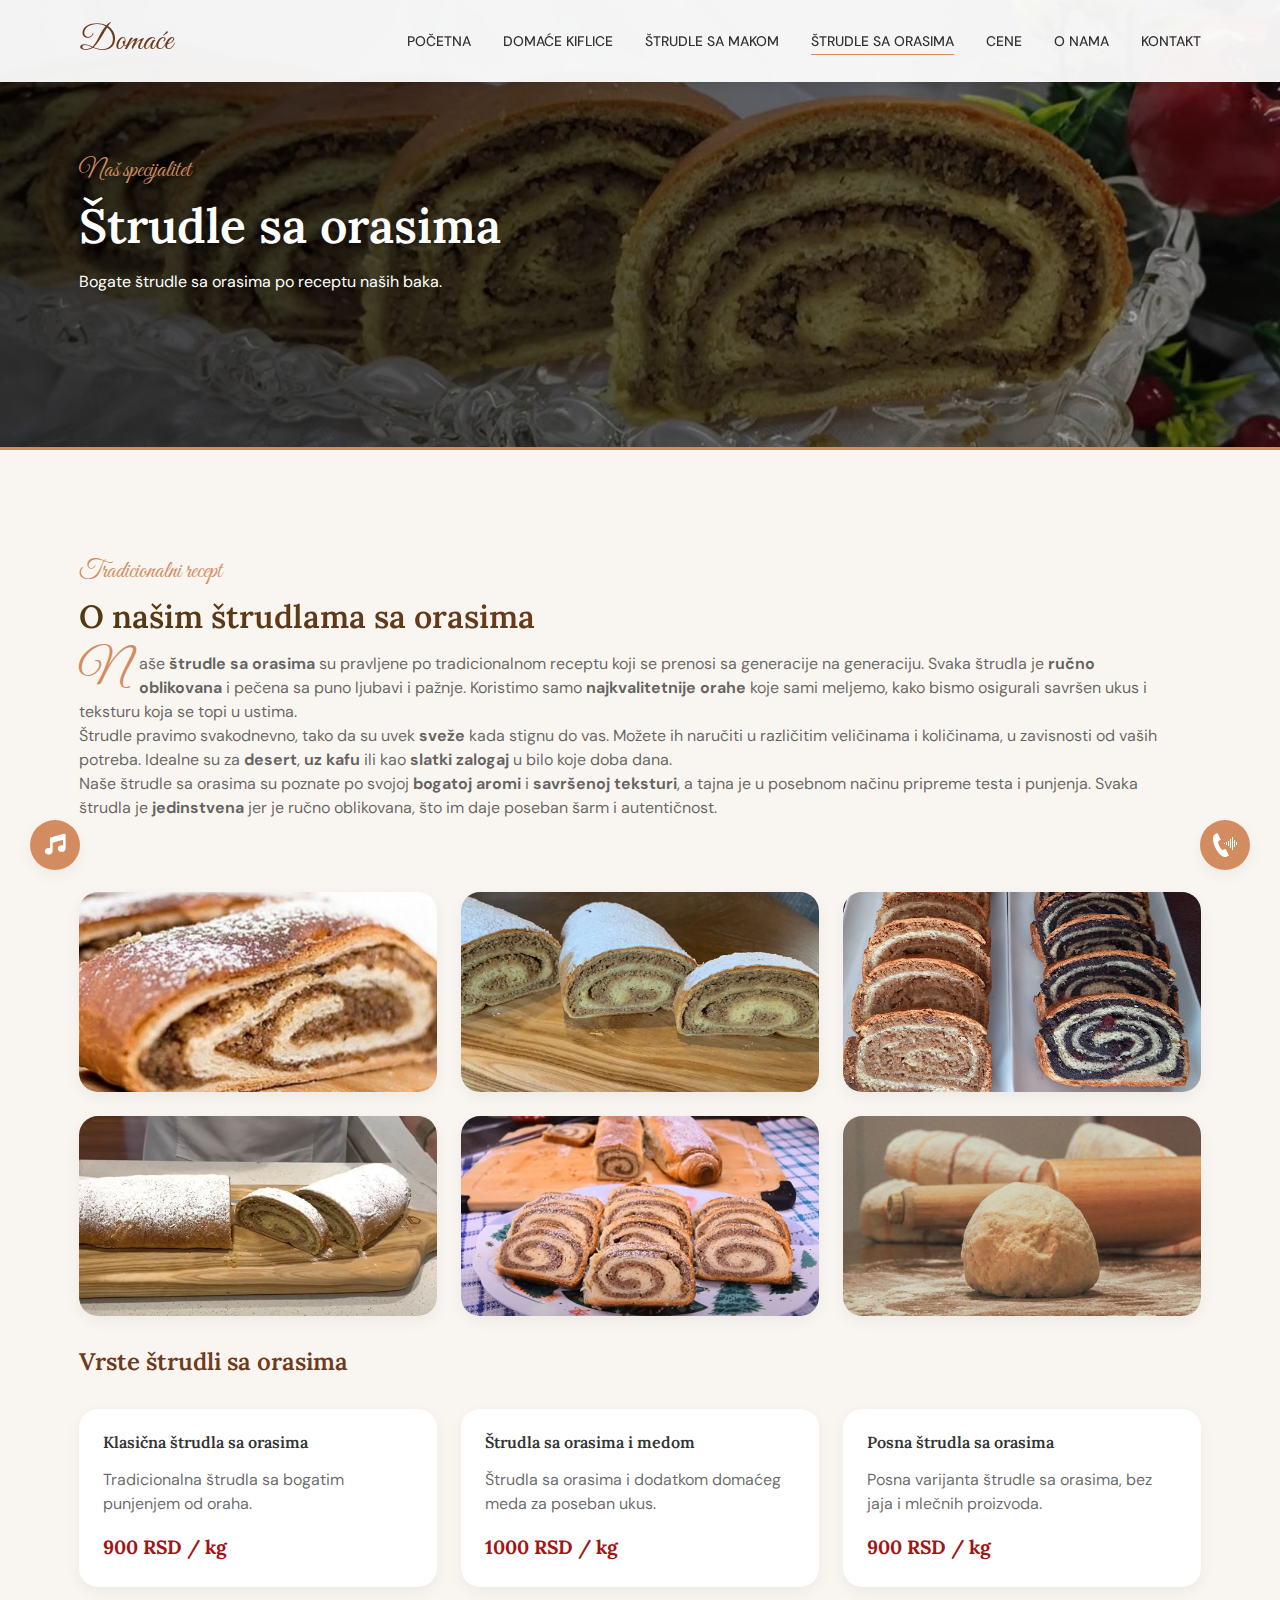
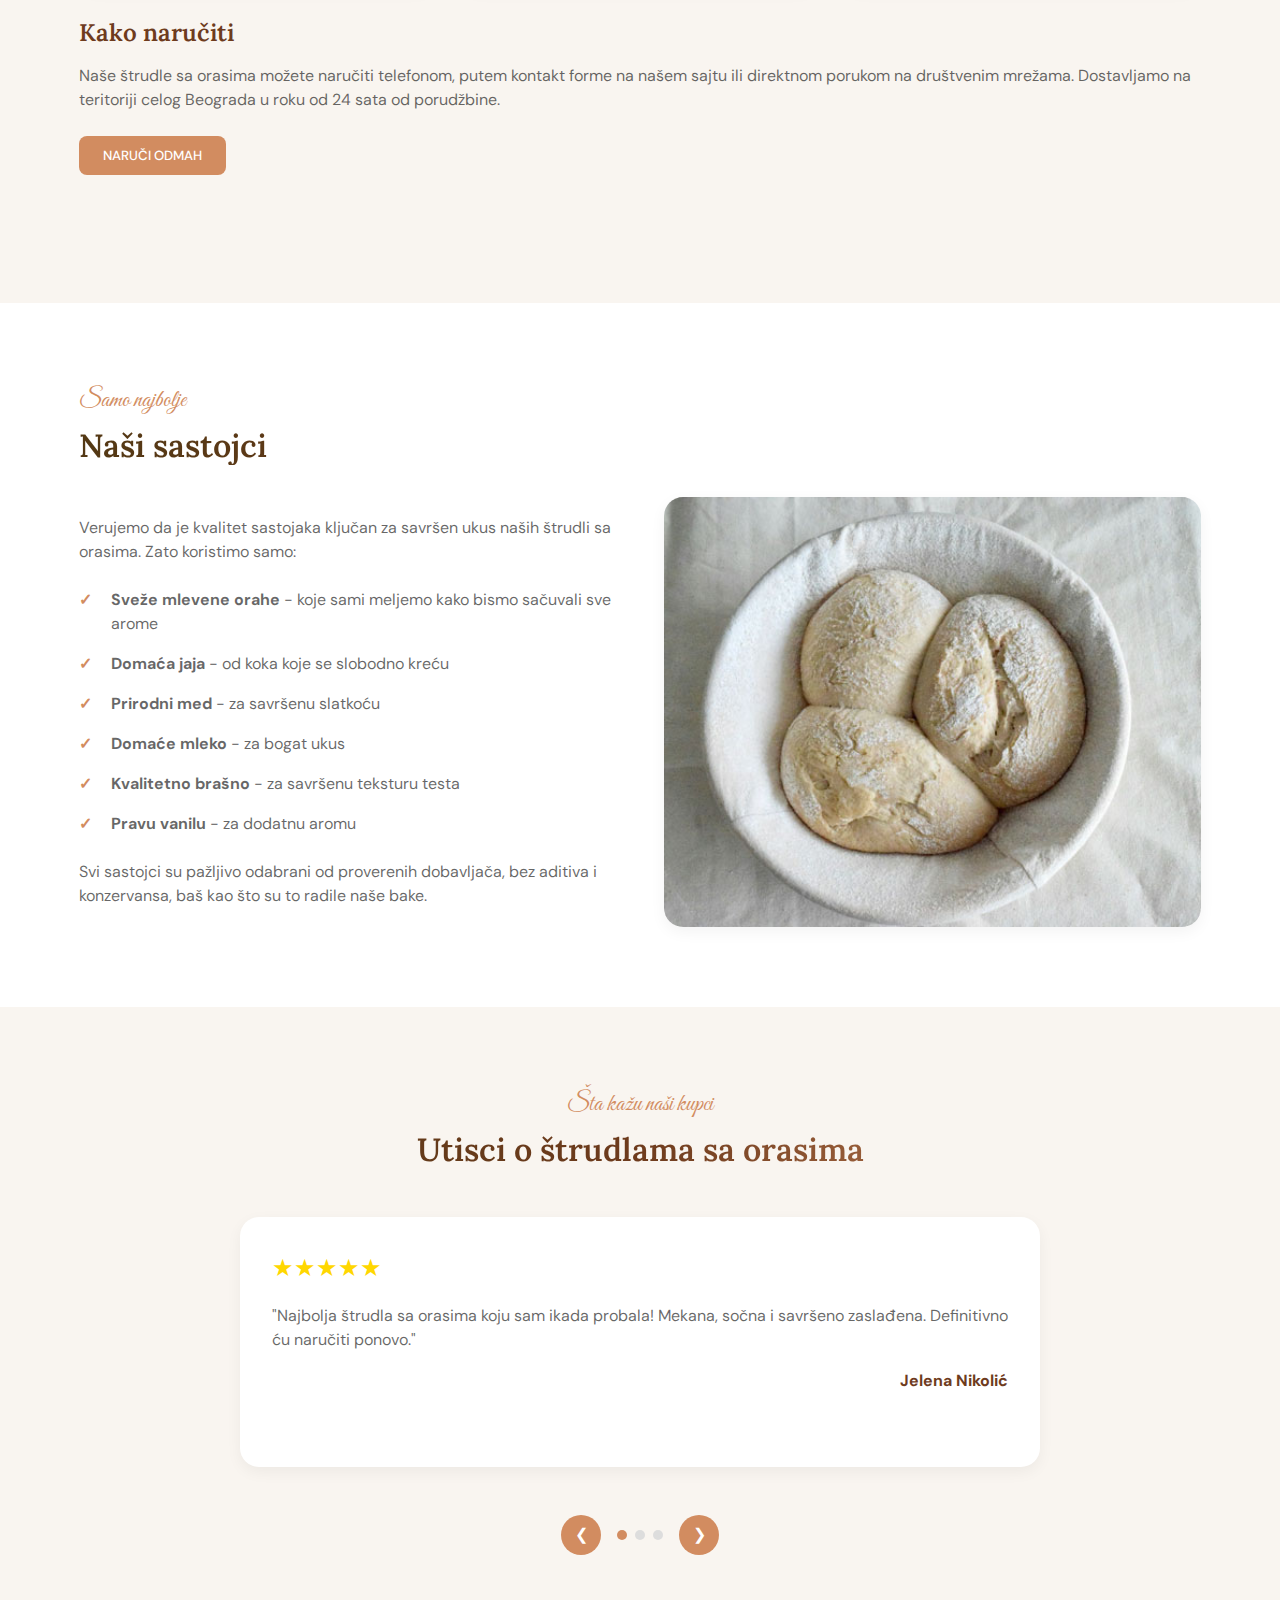
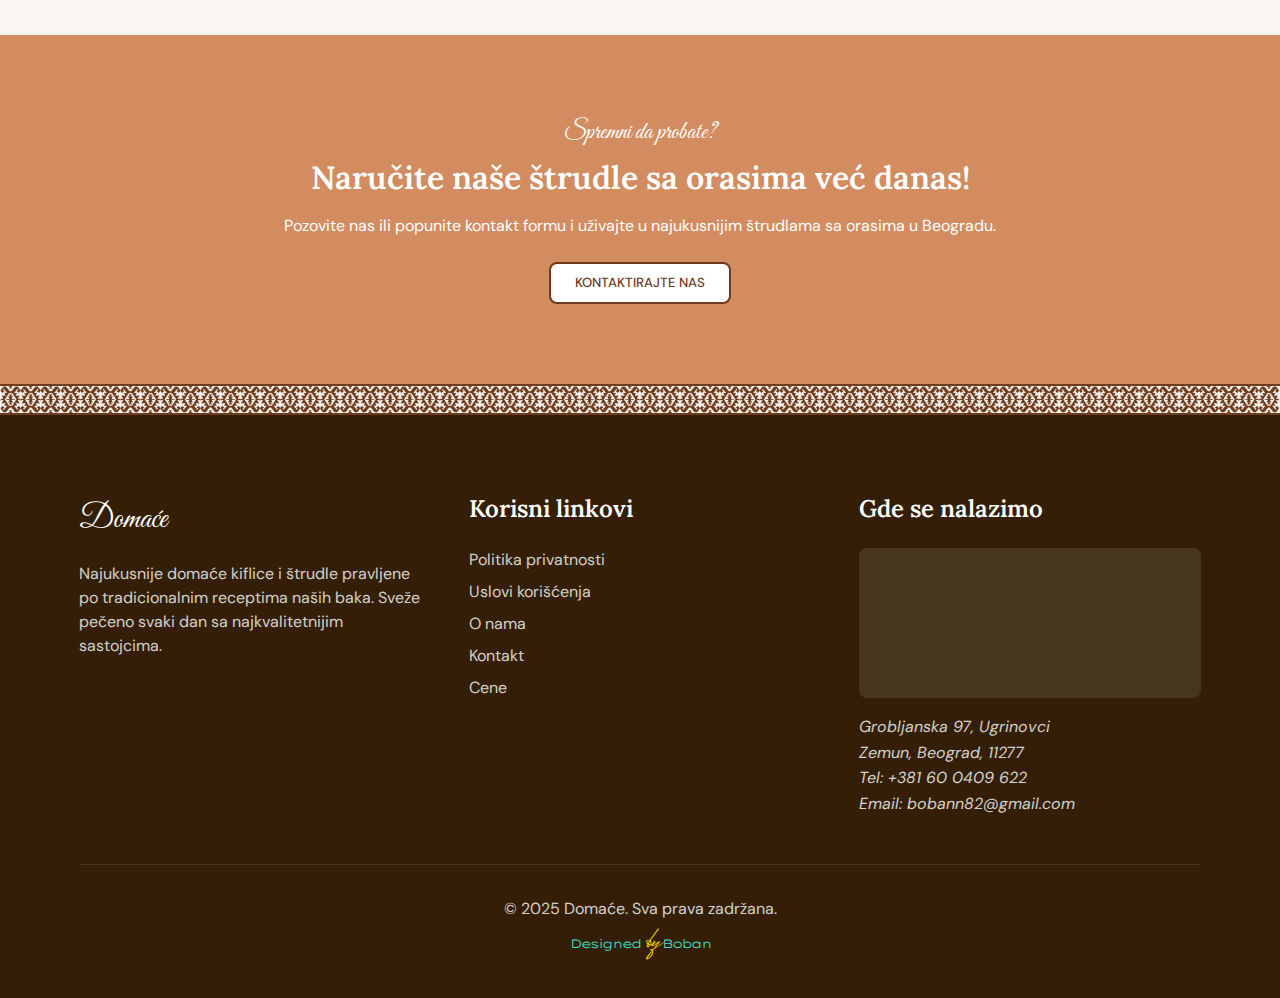
<file: strudle-sa-orasima.html>
<!DOCTYPE html>
<html lang="sr">
<head>
  <meta charset="UTF-8">
  <meta name="viewport" content="width=device-width, initial-scale=1.0">
  <title>Štrudle sa orasima - Beograd | Domaća hrana</title>
  
  <!-- SEO Meta Tags -->
  <meta name="description" content="Mekane štrudle sa orasima pravljene po tradicionalnom receptu. Sveže pečeno svaki dan sa dostavom na kućnu adresu u Beogradu.">
  <meta name="keywords" content="štrudla sa orasima, strudla sa orasima, mekana domaca strudla sa orasima, posna strudla sa orasima, strudla sa orasima cena">
  <meta name="author" content="Domaće">
  <meta name="robots" content="index, follow">
  
  <!-- Canonical URL -->
  <link rel="canonical" href="https://domaca-hrana.com/strudle-sa-orasima">
  
  <!-- Open Graph / Facebook -->
  <meta property="og:type" content="website">
  <meta property="og:url" content="https://domaca-hrana.com/strudle-sa-orasima">
  <meta property="og:title" content="Štrudle sa orasima - Beograd | Domaća hrana">
  <meta property="og:description" content="Mekane štrudle sa orasima pravljene po tradicionalnom receptu. Sveže pečeno svaki dan sa dostavom na kućnu adresu u Beogradu.">
  <meta property="og:image" content="https://domaca-hrana.com/images/og-image-strudle-orasi.jpg">
  
  <!-- Twitter -->
  <meta property="twitter:card" content="summary_large_image">
  <meta property="twitter:url" content="https://domaca-hrana.com/logos/Domaće-domaća-hrana.jpg">
  <meta property="twitter:title" content="Štrudle sa orasima - Beograd | Domaća hrana">
  <meta property="twitter:description" content="Mekane štrudle sa orasima pravljene po tradicionalnom receptu. Sveže pečeno svaki dan sa dostavom na kućnu adresu u Beogradu.">
  <meta property="twitter:image" content="https://domaca-hrana.com/logos/Domaće-domaća-hrana.jpg">
  
  <!-- Favicon -->
  <link rel="apple-touch-icon" sizes="180x180" href="logos/favicon-domace-logo-180w.png">
  <link rel="icon" type="image/png" sizes="32x32" href="logos/favicon-domace-logo-32w.png">
  <link rel="icon" type="image/png" sizes="16x16" href="logos/favicon-domace-logo-16w.png">
  <link rel="manifest" href="/site.webmanifest">
  
  <!-- Fonts -->
  <link rel="preconnect" href="https://fonts.googleapis.com">
  <link rel="preconnect" href="https://fonts.gstatic.com" crossorigin>
  <link href="https://fonts.googleapis.com/css2?family=Great+Vibes&family=Poppins:wght@300;400;500&family=Raleway:wght@600;700;800&display=swap" rel="stylesheet">
  <!-- Add Google Fonts for Lora and DM Sans -->
<link rel="preconnect" href="https://fonts.googleapis.com">
<link rel="preconnect" href="https://fonts.gstatic.com" crossorigin>
<link href="https://fonts.googleapis.com/css2?family=DM+Sans:wght@400;500;700&family=Great+Vibes&family=Lora:wght@600&display=swap" rel="stylesheet">
    <!-- Font Awesome -->
    <link rel="stylesheet" href="https://cdnjs.cloudflare.com/ajax/libs/font-awesome/6.5.1/css/all.min.css">
  
  <!-- CSS -->
  <link rel="stylesheet" href="styles.css">
  <script type="application/ld+json">
    {
      "@context": "https://schema.org",
      "@type": "Bakery",
      "name": "Domaće - Najukusnije domaće kiflice i štrudle",
      "description": "Specijalizovana hrana sa tradicijom - sveže pečene domaće kiflice i štrudle sa makom i orasima, sa dostavom na kućnu adresu u Beogradu.",
      "url": "https://domaca-hrana.com/",
      "logo": "https://domaca-hrana.com/logos/Domaće-domaća-hrana.jpg",
      "telephone": "+381611476514",
      "address": {
        "@type": "PostalAddress",
        "streetAddress": "Grobljanska 97",
        "addressLocality": "Ugrinovci",
        "addressRegion": "Beograd",
        "postalCode": "11277",
        "addressCountry": "RS"
      },
      "geo": {
        "@type": "GeoCoordinates",
        "latitude": 44.8765,
        "longitude": 20.1876
      },
      "openingHoursSpecification": [
        {
          "@type": "OpeningHoursSpecification",
          "dayOfWeek": ["Monday", "Tuesday", "Wednesday", "Thursday", "Friday"],
          "opens": "08:00",
          "closes": "20:00"
        },
        {
          "@type": "OpeningHoursSpecification",
          "dayOfWeek": "Saturday",
          "opens": "09:00",
          "closes": "17:00"
        },
        {
          "@type": "OpeningHoursSpecification",
          "dayOfWeek": "Sunday",
          "opens": "00:00",
          "closes": "00:00",
          "description": "Zatvoreno"
        }
      ],
      "priceRange": "1000din",
          "servesCuisine": "Tradicionalna srpska kuhinja",
      "hasOfferCatalog": {
        "@type": "OfferCatalog",
        "name": "Bakery Products",
        "itemListElement": [
         
          {
            "@type": "OfferCatalog",
            "name": "Štrudle sa orasima",
            "itemListElement": [
              {
                "@type": "Offer",
                "itemOffered": {
                  "@type": "Product",
                  "name": "Klasična štrudla sa orasima",
                  "description": "Tradicionalna štrudla sa bogatim punjenjem od oraha",
                  "sku": "strudla-orasi",
                  "offers": {
                    "@type": "Offer",
                    "price": "900",
                    "priceCurrency": "RSD",
                    "priceValidUntil": "2025-12-31",
                    "unitCode": "KGM",
                    "unitText": "kilogram"
                  }
                }
              },
              {
                "@type": "Offer",
                "itemOffered": {
                  "@type": "Product",
                  "name": "Štrudla sa orasima i medom",
                  "description": "Štrudla sa orasima i dodatkom domaćeg meda za poseban ukus",
                  "sku": "strudla-orasi-med",
                  "offers": {
                    "@type": "Offer",
                    "price": "1000",
                    "priceCurrency": "RSD",
                    "priceValidUntil": "2025-12-31",
                    "unitCode": "KGM",
                    "unitText": "kilogram"
                  }
                }
              },
              {
                "@type": "Offer",
                "itemOffered": {
                  "@type": "Product",
                  "name": "Posna štrudla sa orasima",
                  "description": "Posna varijanta štrudle sa orasima, bez jaja i mlečnih proizvoda",
                  "sku": "strudla-orasi-posna",
                  "offers": {
                    "@type": "Offer",
                    "price": "900",
                    "priceCurrency": "RSD",
                    "priceValidUntil": "2025-12-31",
                    "unitCode": "KGM",
                    "unitText": "kilogram"
                  }
                }
              }
            ]
          }
        ]
      },
      "makesOffer": [
        {
          "@type": "Offer",
          "name": "Dostava na kućnu adresu",
          "description": "Besplatna dostava za porudžbine preko 1500 RSD na teritoriji celog Beograda",
          "areaServed": {
            "@type": "City",
            "name": "Beograd",
            "sameAs": "https://www.wikidata.org/wiki/Q3711"
          },
          "eligibleTransactionVolume": {
            "@type": "PriceSpecification",
            "price": "1500",
            "priceCurrency": "RSD"
          }
        },
        {
          "@type": "Offer",
          "name": "Prodaja na pijaci",
          "description": "Svake subote na pijaci u bloku 44 možete naći naše proizvode i kupiti manje količine",
          "areaServed": {
            "@type": "Place",
            "name": "Pijaca Blok 44, Novi Beograd"
          }
        }
      ],
      "review": [
        
        {
          "@type": "Review",
          "reviewRating": {
            "@type": "Rating",
            "ratingValue": "5",
            "bestRating": "5"
          },
          "author": {
            "@type": "Person",
            "name": "Ana Đorđević"
          },
          "datePublished": "2024-01-10",
          "reviewBody": "Redovno naručujem štrudle sa orasima za porodična okupljanja. Svi su oduševljeni ukusom i kvalitetom."
        }
      ],
      "potentialAction": [
        {
          "@type": "OrderAction",
          "target": "https://domaca-hrana.com/narucite"
        },
        {
          "@type": "CommunicateAction",
          "name": "Pozovite nas",
          "target": {
            "@type": "EntryPoint",
            "urlTemplate": "tel:+381600409622",
            "actionPlatform": [
              "http://schema.org/DesktopWebPlatform",
              "http://schema.org/MobileWebPlatform"
            ]
          },
          "expectsAcceptanceOf": {
            "@type": "Offer",
            "description": "Pozovite nas za porudžbinu ili informacije"
          }
        }
      ]
    }
    </script>
    
    <!-- Google Tag Manager -->
<script>(function(w,d,s,l,i){w[l]=w[l]||[];w[l].push({'gtm.start':
new Date().getTime(),event:'gtm.js'});var f=d.getElementsByTagName(s)[0],
j=d.createElement(s),dl=l!='dataLayer'?'&l='+l:'';j.async=true;j.src=
'https://www.googletagmanager.com/gtm.js?id='+i+dl;f.parentNode.insertBefore(j,f);
})(window,document,'script','dataLayer','GTM-MJSRD665');</script>
<!-- End Google Tag Manager -->
</head>
<body class="mak interactive">
    
    <!-- Google Tag Manager (noscript) -->
<noscript><iframe src="https://www.googletagmanager.com/ns.html?id=GTM-MJSRD665"
height="0" width="0" style="display:none;visibility:hidden"></iframe></noscript>
<!-- End Google Tag Manager (noscript) -->
    
    <div id="circle" style="--xpos:0; --ypos:0;"></div>
  <!-- Navigation -->
  <header class="header">
      <div class="container">
          <div class="logo">
              <a href="index.html">Domaće</a>
          </div>
          <nav class="nav">
                <ul class="nav-list">
                    <li class="nav-item"><a href="index.html" class="nav-link">Početna</a></li>
                    <li class="nav-item"><a href="domace-kiflice.html" class="nav-link">Domaće kiflice</a></li>
                    <li class="nav-item"><a href="strudle-sa-makom.html" class="nav-link">Štrudle sa makom</a></li>
                    <li class="nav-item"><a href="strudle-sa-orasima.html" class="nav-link active">Štrudle sa orasima</a></li>
                    <li class="nav-item"><a href="cene.html" class="nav-link">Cene</a></li>
                    <li class="nav-item"><a href="o-nama.html" class="nav-link">O nama</a></li>
                    <li class="nav-item"><a href="kontakt.html" class="nav-link">Kontakt</a></li> 
                </ul>
          </nav>
          <button class="hamburger" aria-label="Meni">
              <span></span>
              <span></span>
              <span></span>
          </button>
      </div>
  </header>

  <!-- Hero Section -->
  <section class="hero" style="height: 50vh;">
      <div class="container">
          <div class="hero-content">
              <span class="subtitle">Naš specijalitet</span>
              <h1>Štrudle sa orasima</h1>
              <p>Bogate štrudle sa orasima po receptu naših baka.</p>
          </div>
      </div>
        <picture>
            <!-- Mobile image: 640x480 -->
            <source media="(max-width: 640px)" srcset="slike/strudla-sa-orasima-strudla-sa-orasima-640w.jpg">
            <!-- Tablet image: 1024x768 -->
            <source media="(max-width: 1024px)" srcset="slike/strudla-sa-orasima-strudla-sa-orasima-1024w.jpg">
            <!-- Desktop image: 1920x1080 -->
            <img src="slike/strudla-sa-orasima-strudla-sa-orasima.jpg" alt="strudle sa orasima novi beograd" class="hero-image" title="Štrudle sa orasima">
        </picture>
  </section>

  <!-- Product Description -->
  <section class="product-description">
      <div class="container">
          <div class="product-content">
              <span class="subtitle">Tradicionalni recept</span>
              <h2>O našim štrudlama sa orasima</h2>
              <p class="first-letter">Naše <strong>štrudle sa orasima</strong> su pravljene po tradicionalnom receptu koji se prenosi sa generacije na generaciju. Svaka štrudla je <strong>ručno oblikovana</strong> i pečena sa puno ljubavi i pažnje. Koristimo samo <strong>najkvalitetnije orahe</strong> koje sami meljemo, kako bismo osigurali savršen ukus i teksturu koja se topi u ustima.</p>
              <p>Štrudle pravimo svakodnevno, tako da su uvek <strong>sveže</strong> kada stignu do vas. Možete ih naručiti u različitim veličinama i količinama, u zavisnosti od vaših potreba. Idealne su za <strong>desert</strong>, <strong>uz kafu</strong> ili kao <strong>slatki zalogaj</strong> u bilo koje doba dana.</p>
              <p>Naše štrudle sa orasima su poznate po svojoj <strong>bogatoj aromi</strong> i <strong>savršenoj teksturi</strong>, a tajna je u posebnom načinu pripreme testa i punjenja. Svaka štrudla je <strong>jedinstvena</strong> jer je ručno oblikovana, što im daje poseban šarm i autentičnost.</p>
          </div>
          
          <div class="product-gallery">
              <div class="gallery-grid">
                  <!-- Image dimensions: 600x400 -->
                  <img loading="lazy" class="interactive-div" src="slike/strudla-sa-orasima-1.jpg" alt="strudla sa orasima cena" title="Štrudle sa orasima">
                  <!-- Image dimensions: 600x400 -->
                  <img loading="lazy" class="interactive-div" src="slike/strudla-sa-orasima-2.jpg" alt="mekana domaca strudla sa orasima" title="Sveže pečene štrudle sa orasima">
                  <!-- Image dimensions: 600x400 -->
                  <img loading="lazy" class="interactive-div" src="slike/strudla-sa-orasima-3.jpg" alt="posna strudla sa orasima" title="Posne štrudle sa orasima">
                  <!-- Image dimensions: 600x400 -->
                  <img loading="lazy" class="interactive-div" src="slike/strudla-sa-orasima-4.jpg" alt="strudla sa orasima i medom" title="Štrudle sa orasima i medom">
                  <img loading="lazy" class="interactive-div" src="slike/strudla-sa-orasima-5.jpg" alt="strudla sa orasima i medom" title="Štrudle sa orasima i medom">
                  <img loading="lazy" class="interactive-div" src="slike/strudla-sa-orasima-6.jpg" alt="strudla sa orasima i medom" title="Štrudle sa orasima i medom">
              </div>
          </div>
          
          <div class="product-variants">
              <h3>Vrste štrudli sa orasima</h3>
              <div class="variants-grid">
                  <div class="variant-card interactive-div">
                      <h4>Klasična štrudla sa orasima</h4>
                      <p>Tradicionalna štrudla sa bogatim punjenjem od oraha.</p>
                      <div class="variant-price">900 RSD / kg</div>
                  </div>
                  
                  <div class="variant-card interactive-div">
                      <h4>Štrudla sa orasima i medom</h4>
                      <p>Štrudla sa orasima i dodatkom domaćeg meda za poseban ukus.</p>
                      <div class="variant-price">1000 RSD / kg</div>
                  </div>

                  
                  <div class="variant-card interactive-div">
                      <h4>Posna štrudla sa orasima</h4>
                      <p>Posna varijanta štrudle sa orasima, bez jaja i mlečnih proizvoda.</p>
                      <div class="variant-price">900 RSD / kg</div>
                  </div>
                  
              </div>
          </div>
          
          <div class="order-info">
              <h3>Kako naručiti</h3>
              <p>Naše štrudle sa orasima možete naručiti telefonom, putem kontakt forme na našem sajtu ili direktnom porukom na društvenim mrežama. Dostavljamo na teritoriji celog Beograda u roku od 24 sata od porudžbine.</p>
              <a href="kontakt.html" class="btn btn-primary">Naruči odmah</a>
          </div>
      </div>
  </section>

  <!-- Ingredients Section -->
  <section class="ingredients-section">
      <div class="container">
          <span class="subtitle">Samo najbolje</span>
          <h2>Naši sastojci</h2>
          
          <div class="ingredients-content">
              <div class="ingredients-text">
                  <p>Verujemo da je kvalitet sastojaka ključan za savršen ukus naših štrudli sa orasima. Zato koristimo samo:</p>
                  <ul class="ingredients-list">
                      <li><strong>Sveže mlevene orahe</strong> - koje sami meljemo kako bismo sačuvali sve arome</li>
                      <li><strong>Domaća jaja</strong> - od koka koje se slobodno kreću</li>
                      <li><strong>Prirodni med</strong> - za savršenu slatkoću</li>
                      <li><strong>Domaće mleko</strong> - za bogat ukus</li>
                      <li><strong>Kvalitetno brašno</strong> - za savršenu teksturu testa</li>
                      <li><strong>Pravu vanilu</strong> - za dodatnu aromu</li>
                  </ul>
                  <p>Svi sastojci su pažljivo odabrani od proverenih dobavljača, bez aditiva i konzervansa, baš kao što su to radile naše bake.</p>
              </div>
              
              <div class="ingredients-image">
                  <!-- Image dimensions: 500x400 -->
                  <img loading="lazy" class="interactive-div" src="slike/strudle-sa-orasima-novi-beograd.jpg" alt="sastojci za strudlu sa orasima" title="Sastojci za štrudle sa orasima">
              </div>
          </div>
      </div>
  </section>

  <!-- Testimonials Section -->
  <section class="testimonials-section product-testimonials">
      <div class="container">
          <span class="subtitle">Šta kažu naši kupci</span>
          <h2>Utisci o štrudlama sa orasima</h2>
          
          <div class="testimonials-slider">
              <div class="testimonial-slide">
                  <div class="testimonial-content interactive-div">
                      <div class="stars">★★★★★</div>
                      <p>"Najbolja štrudla sa orasima koju sam ikada probala! Mekana, sočna i savršeno zaslađena. Definitivno ću naručiti ponovo."</p>
                      <div class="testimonial-author">Jelena Nikolić</div>
                  </div>
              </div>
              
              <div class="testimonial-slide">
                  <div class="testimonial-content interactive-div">
                      <div class="stars">★★★★★</div>
                      <p>"Štrudla sa orasima i medom je fantastična kombinacija! Topi se u ustima i ima savršen balans slatkoće. Preporučujem svima!"</p>
                      <div class="testimonial-author">Milan Stojanović</div>
                  </div>
              </div>
              
              <div class="testimonial-slide">
                  <div class="testimonial-content interactive-div">
                      <div class="stars">★★★★★</div>
                      <p>"Posna štrudla sa orasima je savršena za slavske dane. Ukus je fenomenalan i niko ne može da veruje da je posna!"</p>
                      <div class="testimonial-author">Ana Đorđević</div>
                  </div>
              </div>
          </div>
          
          <div class="slider-controls">
              <button class="prev-slide" aria-label="Prethodni slajd">❮</button>
              <div class="slider-dots"></div>
              <button class="next-slide" aria-label="Sledeći slajd">❯</button>
          </div>
      </div>
  </section>

  <!-- CTA Section -->
  <section class="cta-section">
      <div class="container">
          <div class="cta-content">
              <span class="subtitle">Spremni da probate?</span>
              <h2>Naručite naše štrudle sa orasima već danas!</h2>
              <p>Pozovite nas ili popunite kontakt formu i uživajte u najukusnijim štrudlama sa orasima u Beogradu.</p>
              <a href="kontakt.html" class="btn btn-primary">Kontaktirajte nas</a>
          </div>
      </div>
  </section>

    <!-- Footer -->
    <div class="dekor">
        <img loading="lazy" src="slike/domace-iz-srbije-dekoracija.png" alt="domace iz srbije">
    </div>
    <footer class="footer">
        <div class="container">
            <div class="footer-content">
                <div class="footer-column">
                    <div class="footer-logo">Domaće</div>
                    <p>Najukusnije domaće kiflice i štrudle pravljene po tradicionalnim receptima naših baka. Sveže pečeno svaki dan sa najkvalitetnijim sastojcima.</p>
                </div>
                
                <div class="footer-column">
                    <h3>Korisni linkovi</h3>
                    <ul class="footer-links">
                        <li><a href="politika-privatnosti.html">Politika privatnosti</a></li>
                        <li><a href="uslovi-koriscenja.html">Uslovi korišćenja</a></li>
                        <li><a href="o-nama.html">O nama</a></li>
                        <li><a href="kontakt.html">Kontakt</a></li>
                        <li><a href="cene.html">Cene</a></li>
                    </ul>
                </div>
                
                <div class="footer-column">
                    <h3>Gde se nalazimo</h3>
                    <div class="footer-map">
                       <iframe src="https://www.google.com/maps/embed?pb=!1m18!1m12!1m3!1d181102.09061018072!2d20.304029730598383!3d44.82715416401004!2m3!1f0!2f0!3f0!3m2!1i1024!2i768!4f13.1!3m3!1m2!1s0x475a5cef3eb4327d%3A0xea2f2c38a17d639d!2z0JPRgNC-0LHRmdCw0L3RgdC60LAgOTcsIFVncmlub3ZjaSwgU2VyYmlh!5e0!3m2!1sen!2s!4v1741621341998!5m2!1sen!2s" width="100%" height="100%" style="border:0;" allowfullscreen="" loading="lazy" referrerpolicy="no-referrer-when-downgrade"></iframe>
                    </div>
                    <address>
                        Grobljanska 97, Ugrinovci<br>
                        Zemun, Beograd, 11277<br>
                        Tel: <a href="tel:+381600409622" class="trackcall">+381 60 0409 622</a><br>
                        Email: <a href="mailto:bobann82@gmail.com">bobann82@gmail.com</a>
                    </address>
                </div>
            </div>
            
            <div class="copyright">
                <p>&copy; 2025 Domaće. Sva prava zadržana.</p>
                <a href="https://bobanwebmaker.com/"  target="_blank" rel="noopener noreferrer"  class="website-napravio trackbobanweb"><div class="designed11">Designed&nbsp;<span>by</span>&nbsp;Boban</div></a>
            </div>
        </div>
    </footer>

    <!-- Fixed Buttons -->
    <a href="tel:+381600409622" class="call-button trackcall" aria-label="Pozovite nas">
        <svg width="24" height="24" xmlns="http://www.w3.org/2000/svg" fill="white" fill-rule="evenodd" clip-rule="evenodd"><path d="M16 22.621l-3.521-6.795c-.007.004-1.974.97-2.064 1.011-2.24 1.086-6.799-7.82-4.609-8.994l2.082-1.026-3.492-6.817-2.106 1.039c-1.622.845-2.298 2.627-2.289 4.843.027 6.902 6.711 18.013 12.212 18.117.575.011 1.137-.098 1.677-.345.121-.055 2.102-1.029 2.11-1.033zm4-5.621h-1v-13h1v13zm-2-2h-1v-9h1v9zm4-1h-1v-7h1v7zm-6-1h-1v-5h1v5zm-2-1h-1v-3h1v3zm10 0h-1v-3h1v3zm-12-1h-1v-1h1v1z"/></svg>
    </a>
    
    <button class="music-toggle" aria-label="Uključi/isključi muziku">
        <span class="music-icon"><i class="fas fa-music"></i></span>
    </button>

  <!-- JavaScript -->
  <script src="script.js"></script>
</body>
</html>
</file>
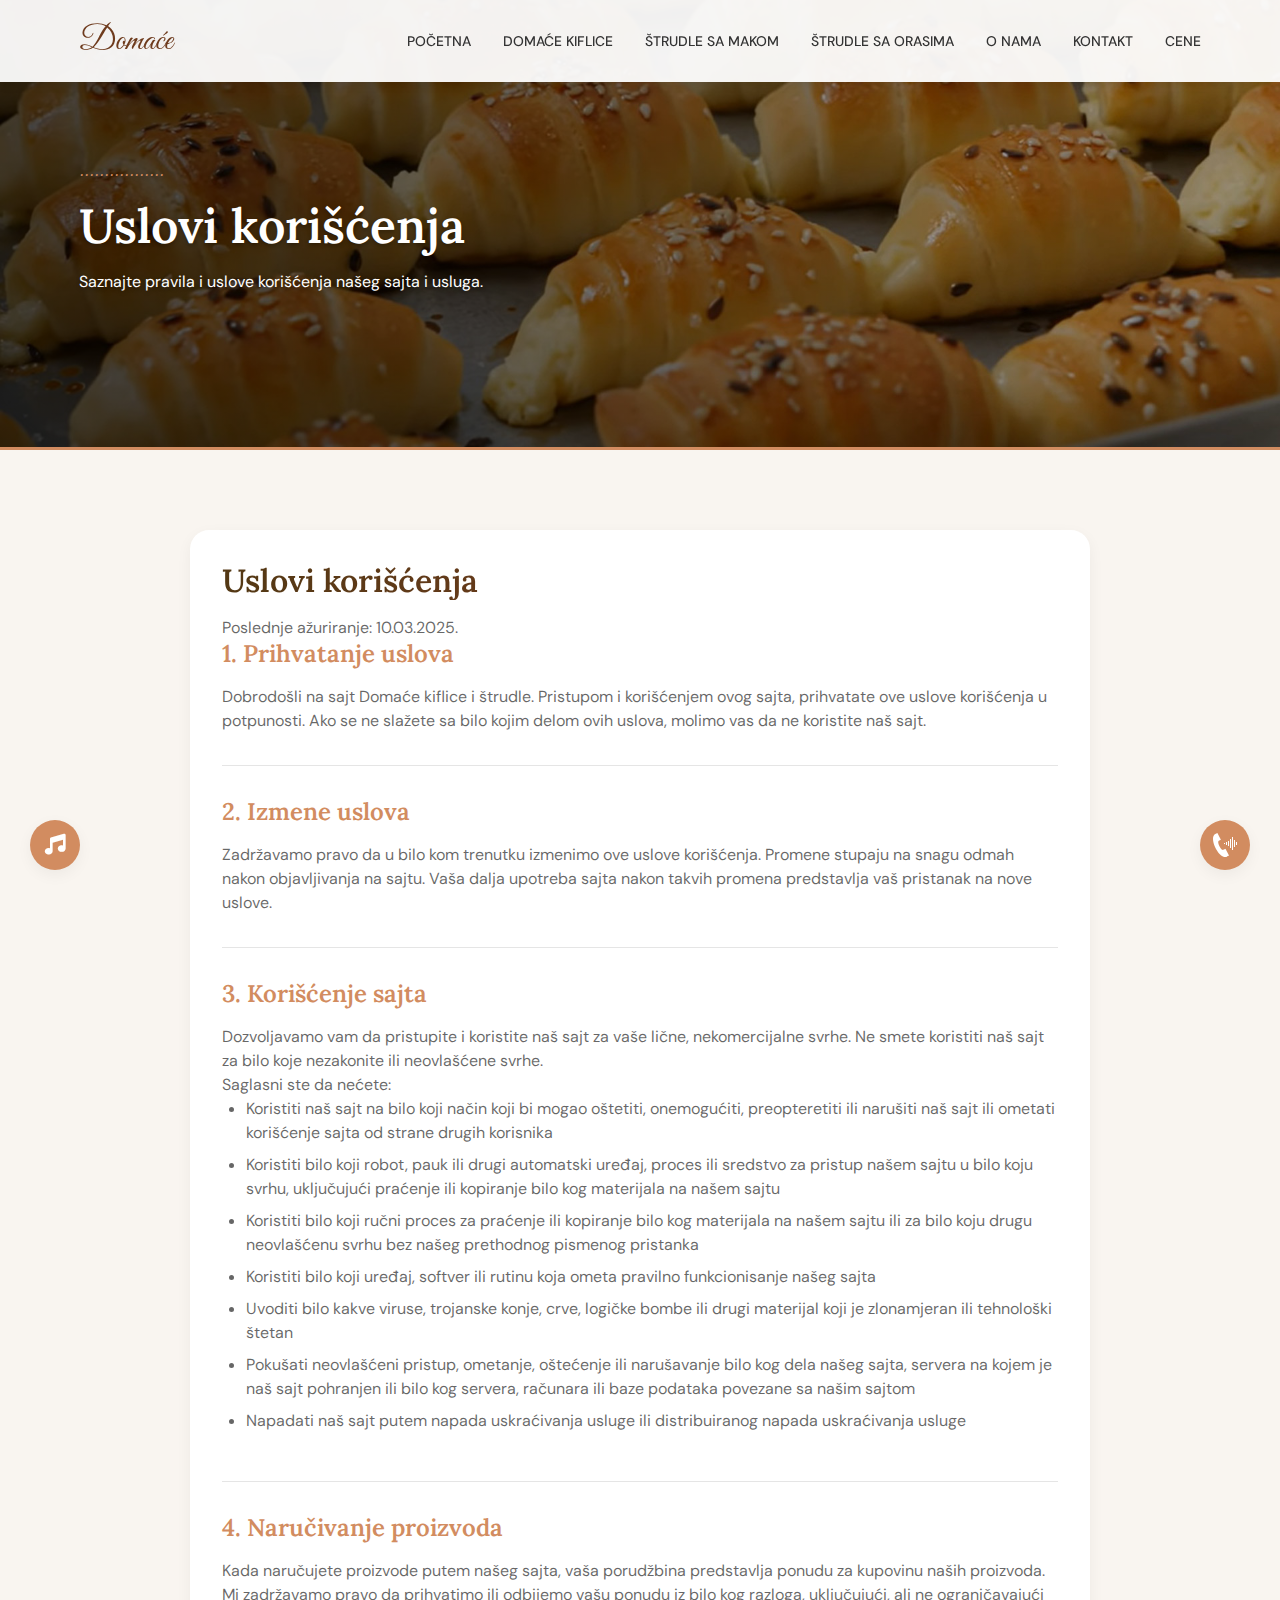
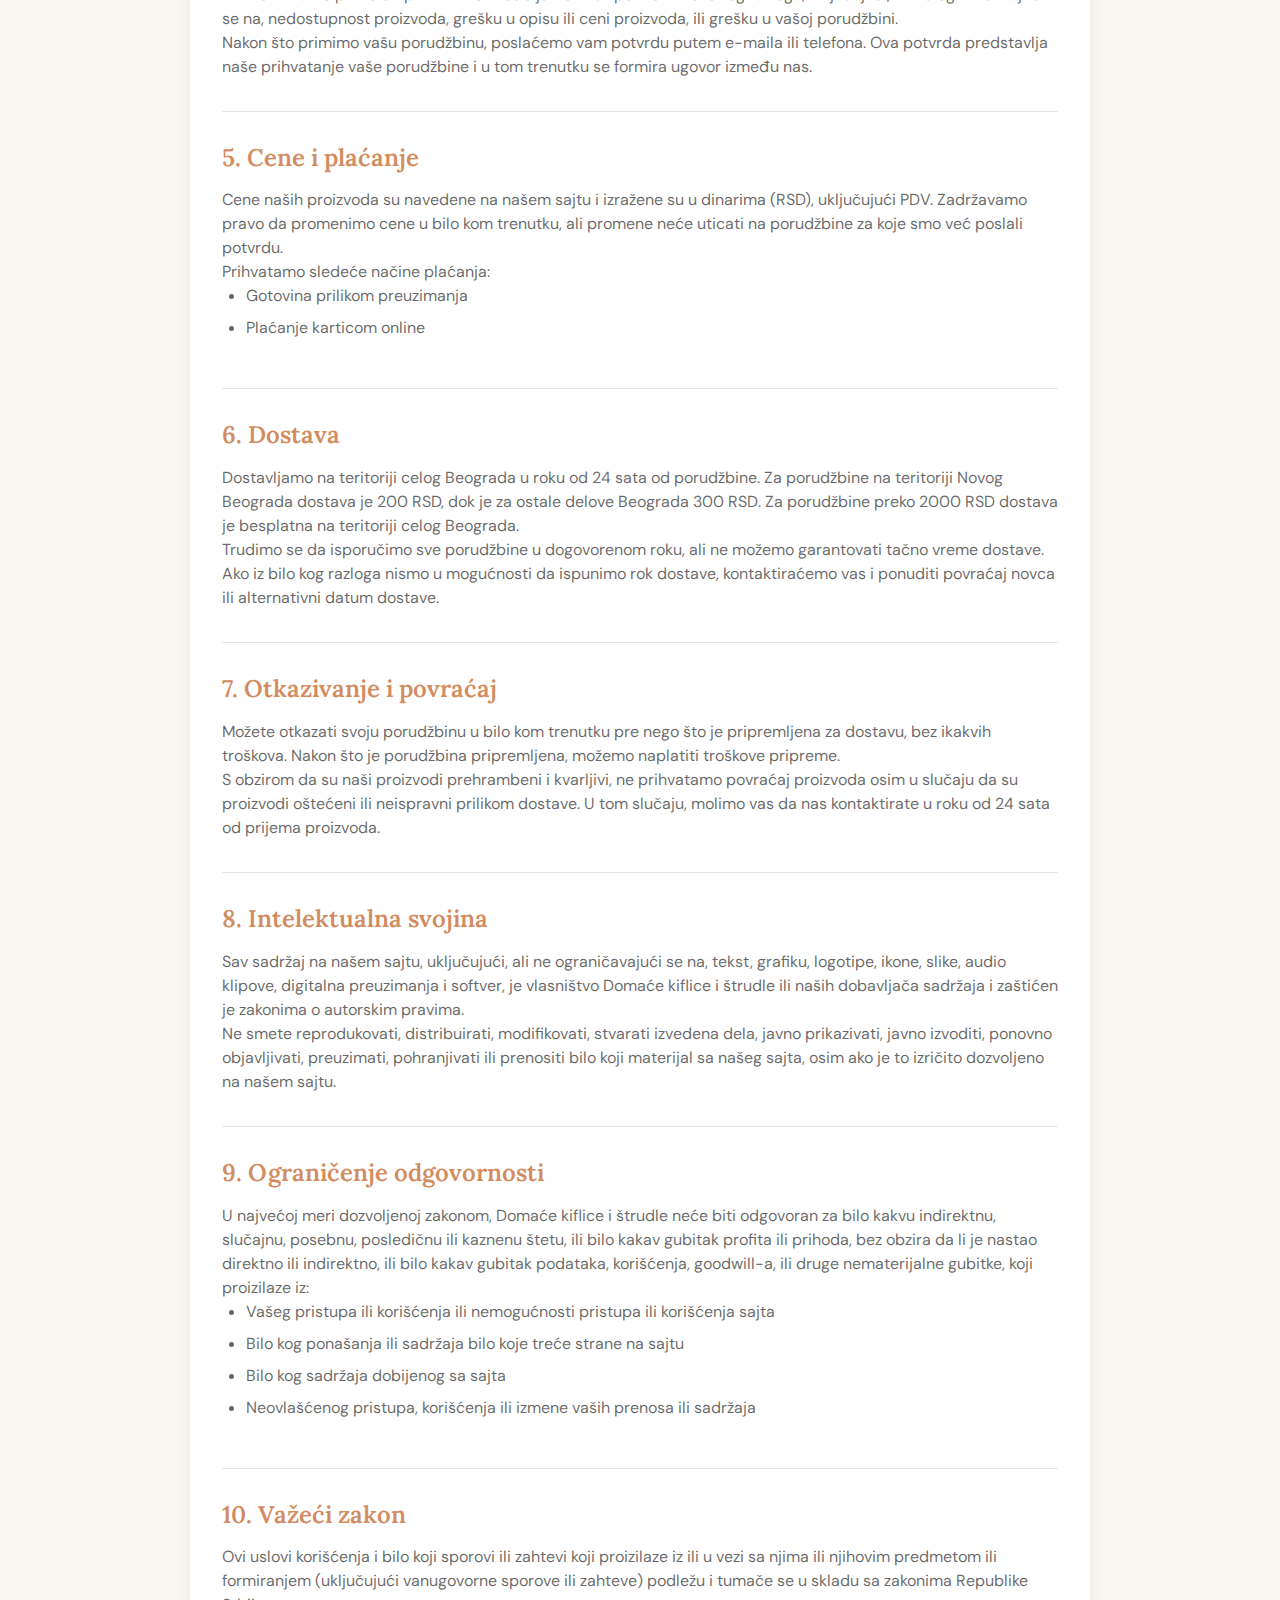
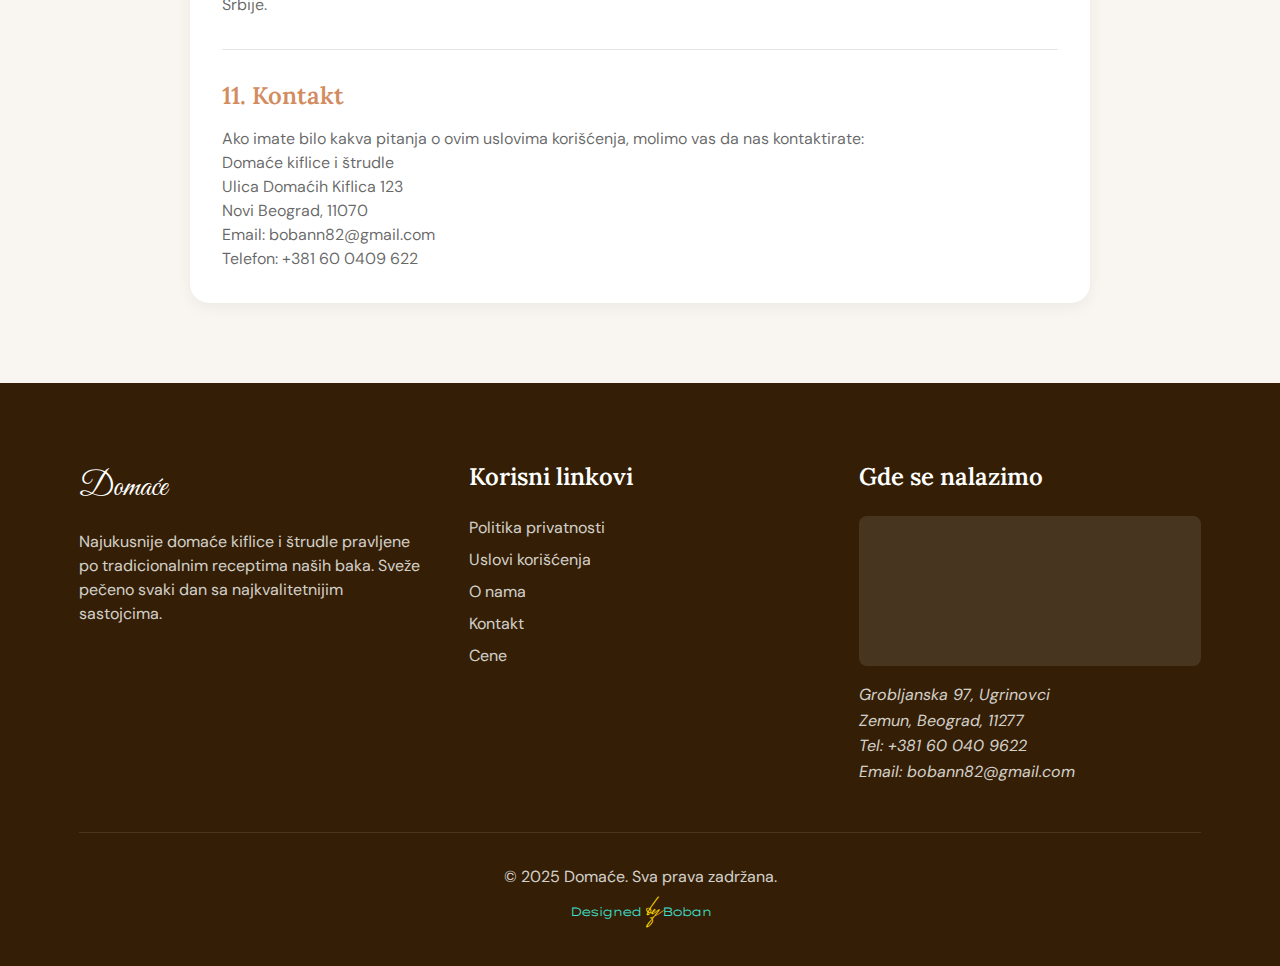
<file: uslovi-koriscenja.html>
<!DOCTYPE html>
<html lang="sr">
<head>
  <meta charset="UTF-8">
  <meta name="viewport" content="width=device-width, initial-scale=1.0">
  <title>Uslovi korišćenja | Domaće kiflice i štrudle</title>
  
  <!-- SEO Meta Tags -->
  <meta name="description" content="Uslovi korišćenja za sajt Domaće kiflice i štrudle. Saznajte pravila i uslove korišćenja našeg sajta i usluga.">
  <meta name="keywords" content="uslovi korišćenja, pravila, domaće kiflice, štrudle sa makom, štrudle sa orasima">
  <meta name="author" content="Domaće">
  <meta name="robots" content="index, follow">
  
  <!-- Canonical URL -->
  <link rel="canonical" href="https://domaca-hrana.com/uslovi-koriscenja">
  
  <!-- Favicon -->
  <link rel="apple-touch-icon" sizes="180x180" href="logos/favicon-domace-logo-180w.png">
  <link rel="icon" type="image/png" sizes="32x32" href="logos/favicon-domace-logo-32w.png">
  <link rel="icon" type="image/png" sizes="16x16" href="logos/favicon-domace-logo-16w.png">
  <link rel="manifest" href="/site.webmanifest">
  
  <!-- Fonts -->
  <link rel="preconnect" href="https://fonts.googleapis.com">
  <link rel="preconnect" href="https://fonts.gstatic.com" crossorigin>
  <link href="https://fonts.googleapis.com/css2?family=Great+Vibes&family=Poppins:wght@300;400;500&family=Raleway:wght@600;700;800&display=swap" rel="stylesheet">
  <link rel="preconnect" href="https://fonts.googleapis.com">
  <link rel="preconnect" href="https://fonts.gstatic.com" crossorigin>
  <link href="https://fonts.googleapis.com/css2?family=DM+Sans:wght@400;500;700&family=Great+Vibes&family=Lora:wght@600&display=swap" rel="stylesheet">
  
  <!-- CSS -->
  <link rel="stylesheet" href="styles.css">
      <!-- Font Awesome -->
    <link rel="stylesheet" href="https://cdnjs.cloudflare.com/ajax/libs/font-awesome/6.5.1/css/all.min.css">
    
    <!-- Google Tag Manager -->
<script>(function(w,d,s,l,i){w[l]=w[l]||[];w[l].push({'gtm.start':
new Date().getTime(),event:'gtm.js'});var f=d.getElementsByTagName(s)[0],
j=d.createElement(s),dl=l!='dataLayer'?'&l='+l:'';j.async=true;j.src=
'https://www.googletagmanager.com/gtm.js?id='+i+dl;f.parentNode.insertBefore(j,f);
})(window,document,'script','dataLayer','GTM-MJSRD665');</script>
<!-- End Google Tag Manager -->
</head>
<body>
    
    <!-- Google Tag Manager (noscript) -->
<noscript><iframe src="https://www.googletagmanager.com/ns.html?id=GTM-MJSRD665"
height="0" width="0" style="display:none;visibility:hidden"></iframe></noscript>
<!-- End Google Tag Manager (noscript) -->
    
  <!-- Navigation -->
  <header class="header">
      <div class="container">
          <div class="logo">
              <a href="index.html">Domaće</a>
          </div>
          <nav class="nav">
              <ul class="nav-list">
                  <li class="nav-item"><a href="index.html" class="nav-link">Početna</a></li>
                  <li class="nav-item"><a href="domace-kiflice.html" class="nav-link">Domaće kiflice</a></li>
                  <li class="nav-item"><a href="strudle-sa-makom.html" class="nav-link">Štrudle sa makom</a></li>
                  <li class="nav-item"><a href="strudle-sa-orasima.html" class="nav-link">Štrudle sa orasima</a></li>
                  <li class="nav-item"><a href="o-nama.html" class="nav-link">O nama</a></li>
                  <li class="nav-item"><a href="kontakt.html" class="nav-link">Kontakt</a></li>
                  <li class="nav-item"><a href="cene.html" class="nav-link">Cene</a></li>
              </ul>
          </nav>
          <button class="hamburger" aria-label="Meni">
              <span></span>
              <span></span>
              <span></span>
          </button>
      </div>
  </header>

  <!-- Hero Section -->
  <section class="hero" style="height: 50vh;">
      <div class="container">
          <div class="hero-content">
              <span class="subtitle">.................</span>
              <h1>Uslovi korišćenja</h1>
              <p>Saznajte pravila i uslove korišćenja našeg sajta i usluga.</p>
          </div>
      </div>
      <!-- Hero image is in HTML as requested -->
      <!-- Image dimensions: 1920x1080 -->
      <img src="slike/domace-kiflice-domace-kiflice.jpg" alt="uslovi koriscenja domace kiflice" class="hero-image" title="Uslovi korišćenja">
  </section>

  <!-- Terms of Use Content -->
  <section class="legal-content">
      <div class="container">
          <div class="legal-text">
              <h2>Uslovi korišćenja</h2>
              <p>Poslednje ažuriranje: 10.03.2025.</p>
              
              <div class="legal-section">
                  <h3>1. Prihvatanje uslova</h3>
                  <p>Dobrodošli na sajt Domaće kiflice i štrudle. Pristupom i korišćenjem ovog sajta, prihvatate ove uslove korišćenja u potpunosti. Ako se ne slažete sa bilo kojim delom ovih uslova, molimo vas da ne koristite naš sajt.</p>
              </div>
              
              <div class="legal-section">
                  <h3>2. Izmene uslova</h3>
                  <p>Zadržavamo pravo da u bilo kom trenutku izmenimo ove uslove korišćenja. Promene stupaju na snagu odmah nakon objavljivanja na sajtu. Vaša dalja upotreba sajta nakon takvih promena predstavlja vaš pristanak na nove uslove.</p>
              </div>
              
              <div class="legal-section">
                  <h3>3. Korišćenje sajta</h3>
                  <p>Dozvoljavamo vam da pristupite i koristite naš sajt za vaše lične, nekomercijalne svrhe. Ne smete koristiti naš sajt za bilo koje nezakonite ili neovlašćene svrhe.</p>
                  <p>Saglasni ste da nećete:</p>
                  <ul>
                      <li>Koristiti naš sajt na bilo koji način koji bi mogao oštetiti, onemogućiti, preopteretiti ili narušiti naš sajt ili ometati korišćenje sajta od strane drugih korisnika</li>
                      <li>Koristiti bilo koji robot, pauk ili drugi automatski uređaj, proces ili sredstvo za pristup našem sajtu u bilo koju svrhu, uključujući praćenje ili kopiranje bilo kog materijala na našem sajtu</li>
                      <li>Koristiti bilo koji ručni proces za praćenje ili kopiranje bilo kog materijala na našem sajtu ili za bilo koju drugu neovlašćenu svrhu bez našeg prethodnog pismenog pristanka</li>
                      <li>Koristiti bilo koji uređaj, softver ili rutinu koja ometa pravilno funkcionisanje našeg sajta</li>
                      <li>Uvoditi bilo kakve viruse, trojanske konje, crve, logičke bombe ili drugi materijal koji je zlonamjeran ili tehnološki štetan</li>
                      <li>Pokušati neovlašćeni pristup, ometanje, oštećenje ili narušavanje bilo kog dela našeg sajta, servera na kojem je naš sajt pohranjen ili bilo kog servera, računara ili baze podataka povezane sa našim sajtom</li>
                      <li>Napadati naš sajt putem napada uskraćivanja usluge ili distribuiranog napada uskraćivanja usluge</li>
                  </ul>
              </div>
              
              <div class="legal-section">
                  <h3>4. Naručivanje proizvoda</h3>
                  <p>Kada naručujete proizvode putem našeg sajta, vaša porudžbina predstavlja ponudu za kupovinu naših proizvoda. Mi zadržavamo pravo da prihvatimo ili odbijemo vašu ponudu iz bilo kog razloga, uključujući, ali ne ograničavajući se na, nedostupnost proizvoda, grešku u opisu ili ceni proizvoda, ili grešku u vašoj porudžbini.</p>
                  <p>Nakon što primimo vašu porudžbinu, poslaćemo vam potvrdu putem e-maila ili telefona. Ova potvrda predstavlja naše prihvatanje vaše porudžbine i u tom trenutku se formira ugovor između nas.</p>
              </div>
              
              <div class="legal-section">
                  <h3>5. Cene i plaćanje</h3>
                  <p>Cene naših proizvoda su navedene na našem sajtu i izražene su u dinarima (RSD), uključujući PDV. Zadržavamo pravo da promenimo cene u bilo kom trenutku, ali promene neće uticati na porudžbine za koje smo već poslali potvrdu.</p>
                  <p>Prihvatamo sledeće načine plaćanja:</p>
                  <ul>
                      <li>Gotovina prilikom preuzimanja</li>
                      <li>Plaćanje karticom online</li>
                  </ul>
              </div>
              
              <div class="legal-section">
                  <h3>6. Dostava</h3>
                  <p>Dostavljamo na teritoriji celog Beograda u roku od 24 sata od porudžbine. Za porudžbine na teritoriji Novog Beograda dostava je 200 RSD, dok je za ostale delove Beograda 300 RSD. Za porudžbine preko 2000 RSD dostava je besplatna na teritoriji celog Beograda.</p>
                  <p>Trudimo se da isporučimo sve porudžbine u dogovorenom roku, ali ne možemo garantovati tačno vreme dostave. Ako iz bilo kog razloga nismo u mogućnosti da ispunimo rok dostave, kontaktiraćemo vas i ponuditi povraćaj novca ili alternativni datum dostave.</p>
              </div>
              
              <div class="legal-section">
                  <h3>7. Otkazivanje i povraćaj</h3>
                  <p>Možete otkazati svoju porudžbinu u bilo kom trenutku pre nego što je pripremljena za dostavu, bez ikakvih troškova. Nakon što je porudžbina pripremljena, možemo naplatiti troškove pripreme.</p>
                  <p>S obzirom da su naši proizvodi prehrambeni i kvarljivi, ne prihvatamo povraćaj proizvoda osim u slučaju da su proizvodi oštećeni ili neispravni prilikom dostave. U tom slučaju, molimo vas da nas kontaktirate u roku od 24 sata od prijema proizvoda.</p>
              </div>
              
              <div class="legal-section">
                  <h3>8. Intelektualna svojina</h3>
                  <p>Sav sadržaj na našem sajtu, uključujući, ali ne ograničavajući se na, tekst, grafiku, logotipe, ikone, slike, audio klipove, digitalna preuzimanja i softver, je vlasništvo Domaće kiflice i štrudle ili naših dobavljača sadržaja i zaštićen je zakonima o autorskim pravima.</p>
                  <p>Ne smete reprodukovati, distribuirati, modifikovati, stvarati izvedena dela, javno prikazivati, javno izvoditi, ponovno objavljivati, preuzimati, pohranjivati ili prenositi bilo koji materijal sa našeg sajta, osim ako je to izričito dozvoljeno na našem sajtu.</p>
              </div>
              
              <div class="legal-section">
                  <h3>9. Ograničenje odgovornosti</h3>
                  <p>U najvećoj meri dozvoljenoj zakonom, Domaće kiflice i štrudle neće biti odgovoran za bilo kakvu indirektnu, slučajnu, posebnu, posledičnu ili kaznenu štetu, ili bilo kakav gubitak profita ili prihoda, bez obzira da li je nastao direktno ili indirektno, ili bilo kakav gubitak podataka, korišćenja, goodwill-a, ili druge nematerijalne gubitke, koji proizilaze iz:</p>
                  <ul>
                      <li>Vašeg pristupa ili korišćenja ili nemogućnosti pristupa ili korišćenja sajta</li>
                      <li>Bilo kog ponašanja ili sadržaja bilo koje treće strane na sajtu</li>
                      <li>Bilo kog sadržaja dobijenog sa sajta</li>
                      <li>Neovlašćenog pristupa, korišćenja ili izmene vaših prenosa ili sadržaja</li>
                  </ul>
              </div>
              
              <div class="legal-section">
                  <h3>10. Važeći zakon</h3>
                  <p>Ovi uslovi korišćenja i bilo koji sporovi ili zahtevi koji proizilaze iz ili u vezi sa njima ili njihovim predmetom ili formiranjem (uključujući vanugovorne sporove ili zahteve) podležu i tumače se u skladu sa zakonima Republike Srbije.</p>
              </div>
              
              <div class="legal-section">
                  <h3>11. Kontakt</h3>
                  <p>Ako imate bilo kakva pitanja o ovim uslovima korišćenja, molimo vas da nas kontaktirate:</p>
                  <p>
                      Domaće kiflice i štrudle<br>
                      Ulica Domaćih Kiflica 123<br>
                      Novi Beograd, 11070<br>
                      Email: <a href="mailto:bobann82@gmail.com">bobann82@gmail.com</a><br>
                      Telefon: <a href="tel:+381601234567" class="trackcall">+381 60 0409 622</a>
                  </p>
              </div>
          </div>
      </div>
  </section>

  <!-- Footer -->
    <footer class="footer">
        <div class="container">
            <div class="footer-content">
                <div class="footer-column">
                    <div class="footer-logo">Domaće</div>
                    <p>Najukusnije domaće kiflice i štrudle pravljene po tradicionalnim receptima naših baka. Sveže pečeno svaki dan sa najkvalitetnijim sastojcima.</p>
                </div>
                
                <div class="footer-column">
                    <h3>Korisni linkovi</h3>
                    <ul class="footer-links">
                        <li><a href="politika-privatnosti.html">Politika privatnosti</a></li>
                        <li><a href="uslovi-koriscenja.html">Uslovi korišćenja</a></li>
                        <li><a href="o-nama.html">O nama</a></li>
                        <li><a href="kontakt.html">Kontakt</a></li>
                        <li><a href="cene.html">Cene</a></li>
                    </ul>
                </div>
                
                <div class="footer-column">
                    <h3>Gde se nalazimo</h3>
                    <div class="footer-map">
                       <iframe src="https://www.google.com/maps/embed?pb=!1m18!1m12!1m3!1d181102.09061018072!2d20.304029730598383!3d44.82715416401004!2m3!1f0!2f0!3f0!3m2!1i1024!2i768!4f13.1!3m3!1m2!1s0x475a5cef3eb4327d%3A0xea2f2c38a17d639d!2z0JPRgNC-0LHRmdCw0L3RgdC60LAgOTcsIFVncmlub3ZjaSwgU2VyYmlh!5e0!3m2!1sen!2s!4v1741621341998!5m2!1sen!2s" width="100%" height="100%" style="border:0;" allowfullscreen="" loading="lazy" referrerpolicy="no-referrer-when-downgrade"></iframe>
                    </div>
                    <address>
                        Grobljanska 97, Ugrinovci<br>
                        Zemun, Beograd, 11277<br>
                        Tel: <a href="tel:+381600409622" class="trackcall">+381 60 040 9622</a><br>
                        Email: <a href="mailto:bobann82@gmail.com">bobann82@gmail.com</a>
                    </address>
                </div>
            </div>
            
            <div class="copyright">
                <p>&copy; 2025 Domaće. Sva prava zadržana.</p>
                <a href="https://bobanwebmaker.com/"  target="_blank" rel="noopener noreferrer"  class="website-napravio trackbobanweb"><div class="designed11">Designed&nbsp;<span>by</span>&nbsp;Boban</div></a>
            </div>
        </div>
    </footer>

    <!-- Fixed Buttons -->
    <a href="tel:+381600409622" class="call-button trackcall" aria-label="Pozovite nas">
        <svg width="24" height="24" xmlns="http://www.w3.org/2000/svg" fill="white" fill-rule="evenodd" clip-rule="evenodd"><path d="M16 22.621l-3.521-6.795c-.007.004-1.974.97-2.064 1.011-2.24 1.086-6.799-7.82-4.609-8.994l2.082-1.026-3.492-6.817-2.106 1.039c-1.622.845-2.298 2.627-2.289 4.843.027 6.902 6.711 18.013 12.212 18.117.575.011 1.137-.098 1.677-.345.121-.055 2.102-1.029 2.11-1.033zm4-5.621h-1v-13h1v13zm-2-2h-1v-9h1v9zm4-1h-1v-7h1v7zm-6-1h-1v-5h1v5zm-2-1h-1v-3h1v3zm10 0h-1v-3h1v3zm-12-1h-1v-1h1v1z"/></svg>
    </a>
    
    <button class="music-toggle" aria-label="Uključi/isključi muziku">
        <span class="music-icon"><i class="fas fa-music"></i></span>
    </button>

  <!-- JavaScript -->
  <script src="script.js"></script>
</body>
</html>
</file>
<file: styles.css>
/* 
* Domaće Kiflice - Main Stylesheet
* Version: 1.0
* Last updated: 2025-03-10
*/
@font-face {
  font-family: lexend;
  src: url(fonts/Lexend/LexendZetta-Light.ttf);
}
@font-face {
  font-family: mrs_saint;
  src: url(fonts/Mrs_Saint_Delafield/MrsSaintDelafield-Regular.ttf);
}

/* ===== VARIABLES ===== */
:root {
  /* Colors */
  --primary-color: #d28c60;
  --secondary-color: #6e3b1d;
  --text-color: #333333;
  --light-text: #ffffff;
  --background-color: #f9f5f0;
  --card-background: #ffffff;
  --footer-color: #341f06;
  --price-color: #a31414;
  --border-color: rgba(0, 0, 0, 0.1);

  /* Typography */
  --heading-font: "Lora", serif;
  --body-font: "DM Sans", sans-serif;
  --accent-font: "Great Vibes", cursive;

  /* Spacing */
  --section-spacing: 5rem;
  --element-spacing: 2rem;
  --small-spacing: 1rem;

  /* Border Radius */
  --border-radius: 1.2rem;
  --small-radius: 0.5rem;

  /* Shadows */
  --box-shadow: 0 5px 15px rgba(0, 0, 0, 0.05);
  --hover-shadow: 0 15px 30px rgba(0, 0, 0, 0.15);

  /* Transitions */
  --transition: all 0.3s ease;

  /* Container Width */
  --container-width: 1200px;
}

/* ===== RESET & BASE STYLES ===== */
* {
  margin: 0;
  padding: 0;
  box-sizing: border-box;
}

html {
  scroll-behavior: smooth;
}

body {
  font-family: var(--body-font);
  font-size: 16px;
  line-height: 1.6;
  color: var(--text-color);
  background-color: var(--background-color);
  overflow-x: hidden;
}
body.active {
  overflow: hidden;
}

@keyframes fadeIn {
  from {
    opacity: 0;
    transform: translateY(10px);
  }
  to {
    opacity: 1;
    transform: translateY(0);
  }
}

img {
  max-width: 100%;
  height: auto;
  display: block;
}

a {
  color: var(--primary-color);
  text-decoration: none;
  transition: var(--transition);
}

a:hover {
  color: var(--secondary-color);
}
.bold {
  font-weight: bold;
}
ul,
ol {
  list-style: none;
}
/* Custom text selection */
::selection {
  background-color: var(--primary-color);
  color: var(--light-text);
}
/* ===== TYPOGRAPHY ===== */
h1,
h2,
h3,
h4,
h5,
h6 {
  font-family: var(--heading-font);
  font-weight: 600;
  letter-spacing: 0;
  line-height: 1.2;
  margin-bottom: 1rem;
  color: var(--text-color);
}

h1 {
  font-size: clamp(2rem, 5vw, 3rem);
  background: linear-gradient(to right, rgb(83, 56, 20), #6e3b1d, #d28c60);
  -webkit-background-clip: text;
  background-clip: text;
  color: transparent;
}

h2 {
  font-size: clamp(1.4rem, 4vw, 2rem);
  background: linear-gradient(to right, rgb(83, 56, 20), #6e3b1d, #d28c60);
  -webkit-background-clip: text;
  background-clip: text;
  color: transparent;
}

h3 {
  font-size: clamp(1.2rem, 3vw, 1.5rem);
  color: var(--secondary-color);
}

p,
span,
li,
a,
button,
input,
textarea,
select,
label {
  font-family: var(--body-font);
  font-size: clamp(0.845rem, 2vw, 1rem);
  line-height: 1.5;
  color: rgba(0, 0, 0, 0.6);
}
textarea {
  resize: vertical;
}
.subtitle {
  font-family: var(--accent-font);
  color: var(--primary-color);
  font-size: 1.5rem;
  margin-bottom: 0.5rem;
  display: block;
}

.first-letter::first-letter {
  font-size: 3em;
  float: left;
  line-height: 0.8;
  margin-right: 0.2em;
  color: var(--primary-color);
  font-family: var(--accent-font);
}

/* ===== LAYOUT ===== */
.container {
  width: 90%;
  max-width: var(--container-width);
  margin: 0 auto;
  padding: 0 15px;
}

section {
  padding: var(--section-spacing) 0;
}

/* ===== HEADER & NAVIGATION ===== */
.header {
  position: fixed;
  top: 0;
  left: 0;
  width: 100%;
  background-color: rgba(255, 255, 255, 0.94);
  box-shadow: 0 2px 10px rgba(0, 0, 0, 0.1);
  z-index: 1000;
  padding: 1rem 0;
}

.header .container {
  display: flex;
  justify-content: space-between;
  align-items: center;
}

.logo a {
  font-family: var(--accent-font);
  font-size: 2.1rem;
  color: var(--secondary-color);
  text-decoration: none;
}

.nav {
  display: flex;
  align-items: center;
}

.nav-list {
  display: flex;
  gap: 2rem;
}

.nav-link {
  text-transform: uppercase;
  font-size: 0.87rem;
  font-weight: 500;
  color: var(--text-color);
  position: relative;
}

.nav-link::after {
  content: "";
  position: absolute;
  bottom: -5px;
  left: 0;
  width: 0;
  height: 1.3px;
  background-color: var(--primary-color);
  transition: var(--transition);
}

.nav-link:hover::after,
.nav-link.active::after {
  width: 100%;
}

.hamburger {
  display: none;
  background: none;
  border: none;
  cursor: pointer;
  padding: 5px;
}

.hamburger span {
  display: block;
  width: 27px;
  height: 2.5px;
  background-color: var(--text-color);
  margin: 4px 0;
  transition: var(--transition);
  border-radius: 3px;
}

.hamburger.active span:nth-child(1) {
  transform: translateY(6.5px) rotate(45deg);
}

.hamburger.active span:nth-child(2) {
  opacity: 0;
}

.hamburger.active span:nth-child(3) {
  transform: translateY(-6.5px) rotate(-45deg);
}

/* ===== HERO SECTION ===== */
.hero {
  position: relative;
  height: 100vh;
  display: flex;
  align-items: center;
  overflow: hidden;
  border-bottom: 3px solid var(--primary-color);
}
.hero-index {
  border-bottom: none;
}
.hero-content {
  position: relative;
  z-index: 2;
  max-width: 600px;
  color: var(--light-text);
  text-shadow: 0 2px 4px rgba(0, 0, 0, 0.3);
}

.hero-content h1,
.hero-content p {
  color: var(--light-text);
  background: none;
  -webkit-text-fill-color: var(--light-text);
}

.hero-image {
  position: absolute;
  top: 0;
  left: 0;
  width: 100%;
  height: 100%;
  object-fit: cover;
  z-index: 1;
}

.hero::after {
  content: "";
  position: absolute;
  top: 0;
  left: 0;
  width: 100%;
  height: 100%;
  background: linear-gradient(to right, rgba(0, 0, 0, 0.7), rgba(0, 0, 0, 0.3));
  z-index: 1;
}
.dekor {
  border-top: 2px solid var(--secondary-color);
  border-bottom: 2px solid var(--secondary-color);
}
/* ===== BUTTONS ===== */
.btn {
  display: inline-block;
  padding: 0.8rem 1.5rem;
  border-radius: var(--small-radius);
  font-weight: 500;
  text-align: center;
  text-transform: uppercase;
  cursor: pointer;
  transition: var(--transition);
  font-size: 0.83rem;
  line-height: 1;
  border: none;
  margin-top: 1.5rem;
}

.btn-primary {
  background-color: var(--primary-color);
  color: var(--light-text);
}

.btn-primary:hover {
  background-color: var(--secondary-color);
  color: var(--light-text);
  transform: translateY(-3px);
  box-shadow: var(--hover-shadow);
}

.btn-secondary {
  background-color: transparent;
  color: var(--primary-color);
  border: 2px solid var(--primary-color);
}

.btn-secondary:hover {
  background-color: var(--primary-color);
  color: var(--light-text);
  transform: translateY(-3px);
  box-shadow: var(--hover-shadow);
}

/* ===== COUNTER SECTION ===== */
.counter-section {
  background-color: var(--card-background);
  padding: 3rem 0;
  box-shadow: var(--box-shadow);
}

.counters {
  display: flex;
  justify-content: space-around;
  flex-wrap: wrap;
  gap: 2rem;
}

.counter-item {
  text-align: center;
  flex: 1;
  min-width: 200px;
}

.counter {
  font-size: 3rem;
  font-weight: 700;
  color: var(--primary-color);
  margin-bottom: 0.5rem;
  font-family: var(--heading-font);
}

/* ===== PRODUCTS SECTION ===== */
.products {
  display: grid;
  grid-template-columns: repeat(auto-fill, minmax(300px, 1fr));
  gap: 2rem;
  margin-top: 3rem;
}
.products-section h2, .products-section .subtitle, .delivery-section h2, .delivery-section .subtitle, .testimonials-section h2, .testimonials-section .subtitle, .partners-section h2, .partners-section .subtitle, .cta-section h2, .cta-section .subtitle {
  text-align: center;
}
.product-card {
  background-color: var(--card-background);
  border-radius: var(--border-radius);
  overflow: hidden;
  box-shadow: var(--box-shadow);
  transition: var(--transition);
}

.product-card:hover {
  transform: translateY(-10px);
  box-shadow: var(--hover-shadow);
}

.product-card img {
  width: 100%;
  height: 200px;
  object-fit: cover;
}

.product-content {
  padding: 1.5rem;
}

.product-price {
  font-weight: 700;
  color: var(--price-color);
  margin: 1rem 0;
  font-family: var(--heading-font);
}
.product-card .btn {
  width: 100%;
}
/* Product Description */
.product-description {
  padding: 5rem 0;
}

.product-description .product-content {
  margin-bottom: 3rem;
  padding-left: 0;
}

.gallery-grid {
  display: grid;
  grid-template-columns: repeat(auto-fill, minmax(280px, 1fr));
  gap: 1.5rem;
  margin: 2rem 0;
}

.gallery-grid img {
  width: 100%;
  height: 200px;
  object-fit: cover;
  border-radius: var(--border-radius);
  box-shadow: var(--box-shadow);
  transition: var(--transition);
}

.gallery-grid img:hover {
  transform: scale(1.03);
  box-shadow: var(--hover-shadow);
}

.variants-grid {
  display: grid;
  grid-template-columns: repeat(auto-fill, minmax(250px, 1fr));
  gap: 1.5rem;
  margin: 2rem 0;
}
.mak .variants-grid {
  display: grid;
  grid-template-columns: repeat(auto-fill, minmax(300px, 1fr));
  gap: 1.5rem;
}
.variant-card {
  background-color: var(--card-background);
  padding: 1.5rem;
  border-radius: var(--border-radius);
  box-shadow: var(--box-shadow);
  transition: var(--transition);
}

.variant-card:hover {
  transform: translateY(-5px);
  box-shadow: var(--hover-shadow);
}

.variant-price {
  color: var(--price-color);
  font-weight: 700;
  font-size: 1.2rem;
  margin-top: 1rem;
  font-family: var(--heading-font);
}

.order-info {
  margin-bottom: 3rem;
}

/* ===== ABOUT SECTION ===== */
.about-section {
  background-color: var(--card-background);
  padding: 5rem 0;
}

.about-section .container {
  display: flex;
  flex-wrap: wrap;
  align-items: center;
  gap: 3rem;
}

.about-content {
  flex: 1;
  min-width: 300px;
}

.about-image {
  flex: 1;
  min-width: 300px;
}

.about-image img {
  border-radius: var(--border-radius);
  box-shadow: var(--box-shadow);
}

/* ===== TESTIMONIALS SECTION ===== */
.testimonials-section {
  padding: 5rem 0;
  background-color: var(--background-color);
}

.testimonials-slider {
  margin: 3rem 0;
  position: relative;
}

.testimonial-slide {
  display: none;
}

.testimonial-content {
  background-color: var(--card-background);
  padding: 2rem;
  border-radius: var(--border-radius);
  box-shadow: var(--box-shadow);
  max-width: 800px;
  margin: 0 auto;
  height: 250px;
}

.stars {
  color: #ffd700;
  font-size: 1.5rem;
  margin-bottom: 1rem;
}

.testimonial-author {
  font-weight: 700;
  margin-top: 1rem;
  color: var(--secondary-color);
  text-align: right;
}

.slider-controls {
  display: flex;
  justify-content: center;
  align-items: center;
  gap: 1rem;
  margin-top: 2rem;
}

.prev-slide,
.next-slide {
  background-color: var(--primary-color);
  color: var(--light-text);
  border: none;
  width: 40px;
  height: 40px;
  border-radius: 50%;
  display: flex;
  justify-content: center;
  align-items: center;
  cursor: pointer;
  transition: var(--transition);
}

.prev-slide:hover,
.next-slide:hover {
  background-color: var(--secondary-color);
}

.slider-dots {
  display: flex;
  gap: 0.5rem;
}

.slider-dot {
  width: 10px;
  height: 10px;
  border-radius: 50%;
  background-color: #ddd;
  cursor: pointer;
  transition: var(--transition);
}

.slider-dot.active {
  background-color: var(--primary-color);
}

/* ===== DELIVERY SECTION ===== */
.delivery-section {
  background-color: var(--card-background);
  padding: 5rem 0;
}

.delivery-info {
  display: grid;
  grid-template-columns: repeat(auto-fill, minmax(300px, 1fr));
  gap: 2rem;
  margin-top: 3rem;
}

.delivery-card {
  text-align: center;
  padding: 2rem;
  border-radius: var(--border-radius);
  box-shadow: var(--box-shadow);
  transition: var(--transition);
  background: white;
}

.delivery-card:hover {
  transform: translateY(-5px);
  box-shadow: var(--hover-shadow);
}

.delivery-icon {
  font-size: 2.5rem;
  color: var(--primary-color);
  margin-bottom: 1rem;
}

/* ===== PARTNERS SECTION ===== */
.partners-section {
  padding: 5rem 0;
}
.mi .partners-section {
  padding-top: 1rem;
}
.partners {
  display: flex;
  justify-content: space-around;
  flex-wrap: wrap;
  gap: 2rem;
  margin-top: 3rem;
}

.partner {
  flex: 1;
  min-width: 150px;
  max-width: 200px;
  display: flex;
  justify-content: center;
  align-items: center;
  padding: 1rem;
  background-color: var(--card-background);
  border-radius: var(--border-radius);
  box-shadow: var(--box-shadow);
  transition: var(--transition);
}

.partner:hover {
  transform: translateY(-5px);
  box-shadow: var(--hover-shadow);
}

/* ===== CTA SECTION ===== */
.cta-section {
  background-color: var(--primary-color);
  padding: 5rem 0;
  color: var(--light-text);
}

.cta-content {
  text-align: center;
  max-width: 800px;
  margin: 0 auto;
}

.cta-section h2,
.cta-section p {
  color: var(--light-text);
  background: none;
  -webkit-text-fill-color: var(--light-text);
}

.cta-section .subtitle {
  color: var(--light-text);
}
.cta-section .btn {
  background-color: white;
  border: solid 2px var(--secondary-color);
  color: var(--secondary-color);
}
/* ===== FOOTER ===== */
.footer {
  background-color: var(--footer-color);
  padding: 5rem 0 2rem;
  color: var(--light-text);
}

.footer-content {
  display: grid;
  grid-template-columns: repeat(auto-fit, minmax(250px, 1fr));
  gap: 3rem;
  margin-bottom: 3rem;
}

.footer-logo {
  font-family: var(--accent-font);
  font-size: 2rem;
  color: var(--light-text);
  margin-bottom: 1rem;
}

.footer h3 {
  color: var(--light-text);
  margin-bottom: 1.5rem;
}

.footer p,
.footer a,
.footer address {
  color: rgba(255, 255, 255, 0.8);
}

.footer-links {
  display: flex;
  flex-direction: column;
  gap: 0.5rem;
}

.footer-map {
  height: 150px;
  background-color: rgba(255, 255, 255, 0.1);
  border-radius: var(--small-radius);
  margin-bottom: 1rem;
  display: flex;
  justify-content: center;
  align-items: center;
  overflow: hidden;
}

.copyright {
  text-align: center;
  padding-top: 2rem;
  border-top: 1px solid rgba(255, 255, 255, 0.1);
}
copyright a {
  color: #fff;
  text-decoration: none;
}
.copyright .designed11 {
  font-size: 12px;
  font-family: lexend;
  width: 100%;
  display: flex;
  align-items: center;
  justify-content: center;
  text-align: center;
  letter-spacing: -2px;
  color: turquoise;
  margin: 0;
  transition: 0.5s;
}
.copyright .designed11:hover {
  transform: scale(0.95);
}
.copyright .designed11 span {
  font-size: 30px;
  font-family: mrs_saint;
  text-align: center;
  color: gold;
  transition: 0.5s;
}
.copyright .designed11:hover span {
  transform: scale(0.95);
}
/* ===== FIXED BUTTONS ===== */
.call-button,
.music-toggle {
  position: fixed;
  width: 50px;
  height: 50px;
  border-radius: 50%;
  display: flex;
  justify-content: center;
  align-items: center;
  box-shadow: var(--box-shadow);
  z-index: 100;
  transition: var(--transition);
}

.call-button {
  bottom: 30px;
  right: 30px;
  background-color: var(--primary-color);
  color: var(--light-text);
}
.fa-phone-alt {
  color: white;
}
.music-toggle {
  bottom: 30px;
  left: 30px;
  background-color: var(--primary-color);
  color: var(--light-text);
  border: none;
  cursor: pointer;
}
.fa-music, .fa-volume-up {
  color: white;
}
.call-button:hover,
.music-toggle:hover {
  transform: scale(1.1);
}

.call-icon,
.music-icon {
  font-size: 1.3rem;
}

/* ===== CONTACT PAGE ===== */
.contact-section {
  padding: 5rem 0;
}

.contact-grid {
  display: grid;
  grid-template-columns: repeat(auto-fit, minmax(300px, 1fr));
  gap: 3rem;
}

.info-item {
  display: flex;
  align-items: flex-start;
  gap: 1rem;
  margin-bottom: 2rem;
}

.info-icon {
  font-size: 1.5rem;
  color: var(--primary-color);
}

.social-links {
  margin-top: 2rem;
}

.social-icons {
  display: flex;
  gap: 1rem;
}

.social-icon {
  width: 40px;
  height: 40px;
  border-radius: 50%;
  background-color: var(--primary-color);
  color: var(--light-text);
  display: flex;
  justify-content: center;
  align-items: center;
  transition: var(--transition);
}

.social-icon:hover {
  background-color: var(--secondary-color);
  transform: translateY(-3px);
}

.contact-form-container {
  background-color: var(--card-background);
  padding: 2rem;
  border-radius: var(--border-radius);
  box-shadow: var(--box-shadow);
}

.contact-form {
  margin-top: 2rem;
}

.form-group {
  margin-bottom: 1.5rem;
}

.form-group label {
  display: block;
  margin-bottom: 0.5rem;
  font-weight: 500;
}

.form-group input,
.form-group select,
.form-group textarea {
  width: 100%;
  padding: 0.8rem;
  border: 1px solid var(--border-color);
  border-radius: var(--small-radius);
  font-family: var(--body-font);
  transition: var(--transition);
}

.form-group input:focus,
.form-group select:focus,
.form-group textarea:focus {
  outline: none;
  border-color: var(--primary-color);
  box-shadow: 0 0 0 2px rgba(210, 140, 96, 0.2);
}

.form-checkbox {
  display: flex;
  align-items: center;
  gap: 0.5rem;
}

.form-checkbox input {
  width: auto;
}

.map-section {
  padding: 5rem 0;
  background-color: var(--background-color);
}

.map-container {
  height: 400px;
  background-color: var(--card-background);
  border-radius: var(--border-radius);
  box-shadow: var(--box-shadow);
  margin-top: 2rem;
  display: flex;
  justify-content: center;
  align-items: center;
  overflow: hidden;
}

/* ===== FAQ SECTION ===== */
.faq-section {
  padding: 5rem 0;
}

.faq-container {
  margin-top: 3rem;
}

.faq-item {
  background-color: var(--card-background);
  border-radius: var(--border-radius);
  box-shadow: var(--box-shadow);
  margin-bottom: 1rem;
  overflow: hidden;
}

.faq-question {
  padding: 1.5rem;
  display: flex;
  justify-content: space-between;
  align-items: center;
  cursor: pointer;
  transition: var(--transition);
}

.faq-question:hover {
  background-color: rgba(210, 140, 96, 0.05);
}

.faq-question h3 {
  margin-bottom: 0;
  font-size: 1.1rem;
}

.faq-toggle {
  font-size: 1.5rem;
  color: var(--primary-color);
  transition: var(--transition);
}

.faq-answer {
  padding: 0 1.5rem;
  max-height: 0;
  overflow: hidden;
  transition: max-height 0.5s ease-in-out, padding 0.5s ease-in-out, opacity 0.5s ease-in-out;
  opacity: 0;
}

.faq-answer.active {
  padding: 1rem 1.5rem 1.5rem;
  max-height: 500px;
  opacity: 1;
}

/* ===== PRICE LIST PAGE ===== */
.price-list-section {
  padding: 5rem 0;
}

.price-intro {
  text-align: center;
  max-width: 800px;
  margin: 0 auto 3rem;
}

.price-categories {
  display: flex;
  justify-content: center;
  flex-wrap: wrap;
  gap: 1rem;
  margin-bottom: 2rem;
}

.category-tab {
  padding: 0.8rem 1.5rem;
  background-color: var(--card-background);
  border-radius: var(--small-radius);
  cursor: pointer;
  transition: var(--transition);
  font-weight: 500;
}

.category-tab:hover,
.category-tab.active {
  background-color: var(--primary-color);
  color: var(--light-text);
}

.price-table {
  display: none;
}

.price-table.active {
  display: block;
}

.price-header {
  text-align: center;
  margin-bottom: 2rem;
}

.price-items {
  display: grid;
  grid-template-columns: repeat(auto-fill, minmax(300px, 1fr));
  gap: 1.5rem;
}

.price-item {
  background-color: var(--card-background);
  padding: 1.5rem;
  border-radius: var(--border-radius);
  box-shadow: var(--box-shadow);
  display: flex;
  justify-content: space-between;
  align-items: flex-start;
  transition: var(--transition);
  flex-direction: column;
  gap: 1rem;
}

.price-item:hover {
  transform: translateY(-5px);
  box-shadow: var(--hover-shadow);
}

.item-info {
  flex: 1;
}

.item-price {
  min-width: 120px;
}

.price {
  font-weight: 700;
  color: var(--price-color);
  font-size: 1.2rem;
  font-family: var(--heading-font);
}

.price-note {
  font-size: 0.8rem;
  color: rgba(0, 0, 0, 0.5);
}

.price-notes {
  margin-top: 3rem;
  background-color: var(--card-background);
  padding: 2rem;
  border-radius: var(--border-radius);
  box-shadow: var(--box-shadow);
}

.price-notes ul {
  list-style: disc;
  padding-left: 1.5rem;
  margin-top: 1rem;
}

.order-cta {
  text-align: center;
  margin-top: 3rem;
}

.cta-buttons {
  display: flex;
  justify-content: center;
  gap: 1rem;
  margin-top: 1.5rem;
}

/* ===== STORY SECTION ===== */
.story-section {
  padding: 5rem 0;
}

.story-section .container {
  display: flex;
  flex-wrap: wrap;
  align-items: center;
  gap: 3rem;
}

.story-content {
  flex: 1;
  min-width: 300px;
}

.story-image {
  flex: 1;
  min-width: 300px;
}

.story-image img {
  border-radius: var(--border-radius);
  box-shadow: var(--box-shadow);
}
.jos-o-nama {
  width: 90%;
  max-width: var(--container-width);
  margin: 0 auto;
  margin-top: 2.2rem;
  padding: 0 15px;
}

/* ===== VALUES SECTION ===== */
.values-section {
  padding: 5rem 0;
  background-color: var(--card-background);
}

.values-grid {
  display: grid;
  grid-template-columns: repeat(auto-fill, minmax(250px, 1fr));
  gap: 2rem;
  margin-top: 3rem;
}

.value-card {
  text-align: center;
  padding: 2rem;
  border-radius: var(--border-radius);
  box-shadow: var(--box-shadow);
  transition: var(--transition);
  background: white;
}

.value-card:hover {
  transform: translateY(-5px);
  box-shadow: var(--hover-shadow);
}

.value-icon {
  font-size: 3rem;
  margin-bottom: 1rem;
}

/* ===== TEAM SECTION ===== */
.team-section {
  padding: 5rem 0;
}

.team-grid {
  display: grid;
  grid-template-columns: repeat(auto-fill, minmax(250px, 1fr));
  gap: 2rem;
  margin-top: 3rem;
}

.team-member {
  background-color: var(--card-background);
  border-radius: var(--border-radius);
  overflow: hidden;
  box-shadow: var(--box-shadow);
  transition: var(--transition);
}

.team-member:hover {
  transform: translateY(-5px);
  box-shadow: var(--hover-shadow);
}

.team-member img {
  width: 100%;
  height: 250px;
  object-fit: cover;
}

.team-member h3 {
  margin: 1rem 0 0.5rem;
  padding: 0 1.5rem;
}

.member-role {
  color: var(--primary-color);
  font-weight: 500;
  padding: 0 1.5rem;
}

.team-member p {
  padding: 0.5rem 1.5rem 1.5rem;
}

/* ===== PROCESS SECTION ===== */
.process-section {
  padding: 5rem 0;
  background-color: var(--background-color);
}

.process-steps {
  margin-top: 3rem;
}

.process-step {
  display: flex;
  gap: 2rem;
  margin-bottom: 2rem;
  background-color: var(--card-background);
  padding: 2rem;
  border-radius: var(--border-radius);
  box-shadow: var(--box-shadow);
  transition: var(--transition);
}

.process-step:hover {
  transform: translateY(-5px);
  box-shadow: var(--hover-shadow);
}

.step-number {
  width: 50px;
  height: 50px;
  background-color: var(--primary-color);
  color: var(--light-text);
  border-radius: 50%;
  display: flex;
  justify-content: center;
  align-items: center;
  font-weight: 700;
  font-size: 1.5rem;
}

.step-content {
  flex: 1;
}

.step-content h3 {
  margin-bottom: 0.5rem;
}

/* ===== INGREDIENTS SECTION ===== */
.ingredients-section {
  padding: 5rem 0;
  background-color: var(--card-background);
}

.ingredients-content {
  display: flex;
  flex-wrap: wrap;
  gap: 3rem;
  margin-top: 2rem;
  align-items: center;
}

.ingredients-text {
  flex: 1;
  min-width: 300px;
}

.ingredients-image {
  flex: 1;
  min-width: 300px;
}

.ingredients-image img {
  width: 100%;
  height: auto;
  border-radius: var(--border-radius);
  box-shadow: var(--box-shadow);
}

.ingredients-list {
  list-style: none;
  padding: 0;
  margin: 1.5rem 0;
}

.ingredients-list li {
  position: relative;
  padding-left: 2rem;
  margin-bottom: 1rem;
}

.ingredients-list li::before {
  content: "✓";
  position: absolute;
  left: 0;
  color: var(--primary-color);
  font-weight: bold;
}

/* ===== LEGAL PAGES ===== */
.legal-content {
  padding: 5rem 0;
}

.legal-text {
  max-width: 900px;
  margin: 0 auto;
  background-color: var(--card-background);
  padding: 2rem;
  border-radius: var(--border-radius);
  box-shadow: var(--box-shadow);
}

.legal-section {
  margin-bottom: 2rem;
  padding-bottom: 2rem;
  border-bottom: 1px solid var(--border-color);
}

.legal-section:last-child {
  border-bottom: none;
  margin-bottom: 0;
  padding-bottom: 0;
}

.legal-section h3 {
  color: var(--primary-color);
  margin-bottom: 1rem;
}

.legal-section ul {
  padding-left: 1.5rem;
  margin-bottom: 1rem;
  list-style: disc;
}

.legal-section ul li {
  margin-bottom: 0.5rem;
}


/* ===== CURSOR STYLES ===== */
/* * {
  cursor: url('data:image/svg+xml;utf8,<svg xmlns="http://www.w3.org/2000/svg" width="16" height="16" viewBox="0 0 16 16"><circle cx="8" cy="8" r="6" fill="%23d28c60" opacity="0.5"/></svg>')
    8 8, auto;
}

a,
button,
.nav-link,
.hamburger,
.slider-dot,
.category-tab,
.faq-question {
  cursor: url('data:image/svg+xml;utf8,<svg xmlns="http://www.w3.org/2000/svg" width="24" height="24" viewBox="0 0 24 24"><circle cx="12" cy="12" r="8" fill="%23d28c60"/></svg>')
    12 12, pointer;
} */

/* ===== RESPONSIVE STYLES ===== */
@media (max-width: 1200px) {
  .nav-list {
    gap: 1.5rem;
  }
  .partner {
  max-width: unset;
}
}

@media (max-width: 992px) {
  .hero {
    height: 60vh;
  }
  .hero-index {
    height: 100vh;
  }
  .hamburger {
    display: block;
  }

  .nav {
    position: fixed;
    top: 65px;
    left: -100%;
    width: 100%;
    height: calc(100vh - 64px);
    background-color: var(--card-background);
    transition: var(--transition);
    z-index: 999;
    border-top: 1px solid rgb(199, 193, 185);
    display: flex;
    align-items: center;
    justify-content: center;
  }

  .nav.active {
    left: 0;
  }

  .nav-list {
    flex-direction: column;
    align-items: center;
    padding: 2rem 0;
    gap: 1.5rem;
  }

}

@media (max-width: 768px) {
  
  .logo a {
    font-size: 1.6rem;
  }

  .process-step {
    flex-direction: column;
    gap: 1rem;
  }

  .price-item {
    flex-direction: column;
  }

  .item-price {
    text-align: left;
    margin-top: 1rem;
  }

  .ingredients-content {
    flex-direction: column;
  }

  .ingredients-image {
    order: -1;
  }
}

@media (max-width: 576px) {
  .cta-buttons {
    flex-direction: column;
    gap: 1rem;
  }

  .contact-grid {
    grid-template-columns: 1fr;
  }

  .gallery-grid {
    grid-template-columns: 1fr;
  }
  .products-section h2, .products-section .subtitle, .delivery-section h2, .delivery-section .subtitle, .testimonials-section h2, .testimonials-section .subtitle, .partners-section h2, .partners-section .subtitle, .cta-section h2, .cta-section .subtitle {
  text-align: left;
}
.delivery-card {
    text-align: left;
}

  h1,
  h2,
  h3,
  h4,
  h5,
  h6,
  p {
    text-align: left;
  }
  .cta-content {
  text-align: left;
}
.counter-item p {
  text-align: center;
}
.copyright p {
  text-align: center;
}
  .category-tab {
  padding: 0.8rem 0.8rem;
  width: 155px;
  font-size: 13px;
  letter-spacing: -0.4px;
  text-transform: uppercase;
  text-align: center;
}
  #circle { 
    display:none;
  }
}

/* Animation for fade-in elements */
.fade-in {
  animation: fadeIn 1s ease-in-out forwards;
}
@media (max-width: 500px) {
  .container, .jos-o-nama {
    width: 100%;
  }
}

/* Animation for fade-in elements */
.fade-in {
  animation: fadeIn 1s ease-in-out forwards;
}

@keyframes fadeIn {
  from {
    opacity: 0;
    transform: translateY(20px);
  }
  to {
    opacity: 1;
    transform: translateY(0);
  }
}

/* INTERACTIVE CURSOR  */
html {
  --bg: hsl(39, 75%, 22%);
  --accent: hsl(39, 75%, 22%);
  --circleMultiplier: 2;
  --circleSize: calc(var(--circleMultiplier) * .6rem);
}

#circle {
  pointer-events: none;
  width: var(--circleSize);
  height: var(--circleSize);
  background-color: var(--accent);
  border-radius: 50%;
  position: absolute;
  translate: var(--xpos) var(--ypos);
  transform-origin: center center;
  transition: width 0.2s ease-in-out, height 0.2s ease-in-out, border-radius 0.4s ease-in-out, opacity 0.2s ease-in-out;
}



.interactive-div  {
  min-height: 0;
  min-width: 0;
  position: relative;
  background-size: cover;
  background-position: center;
  transition:  0.4s cubic-bezier(0.4, 0, 0.2, 1);
}

.interactive-div:hover {
  clip-path: inset(0px 0px round 12px);
}

@container interactive (min-width: 750px) {
  .interactive-div:hover {
    clip-path: inset(0px 0px round 12px);
  }
}
</file>
